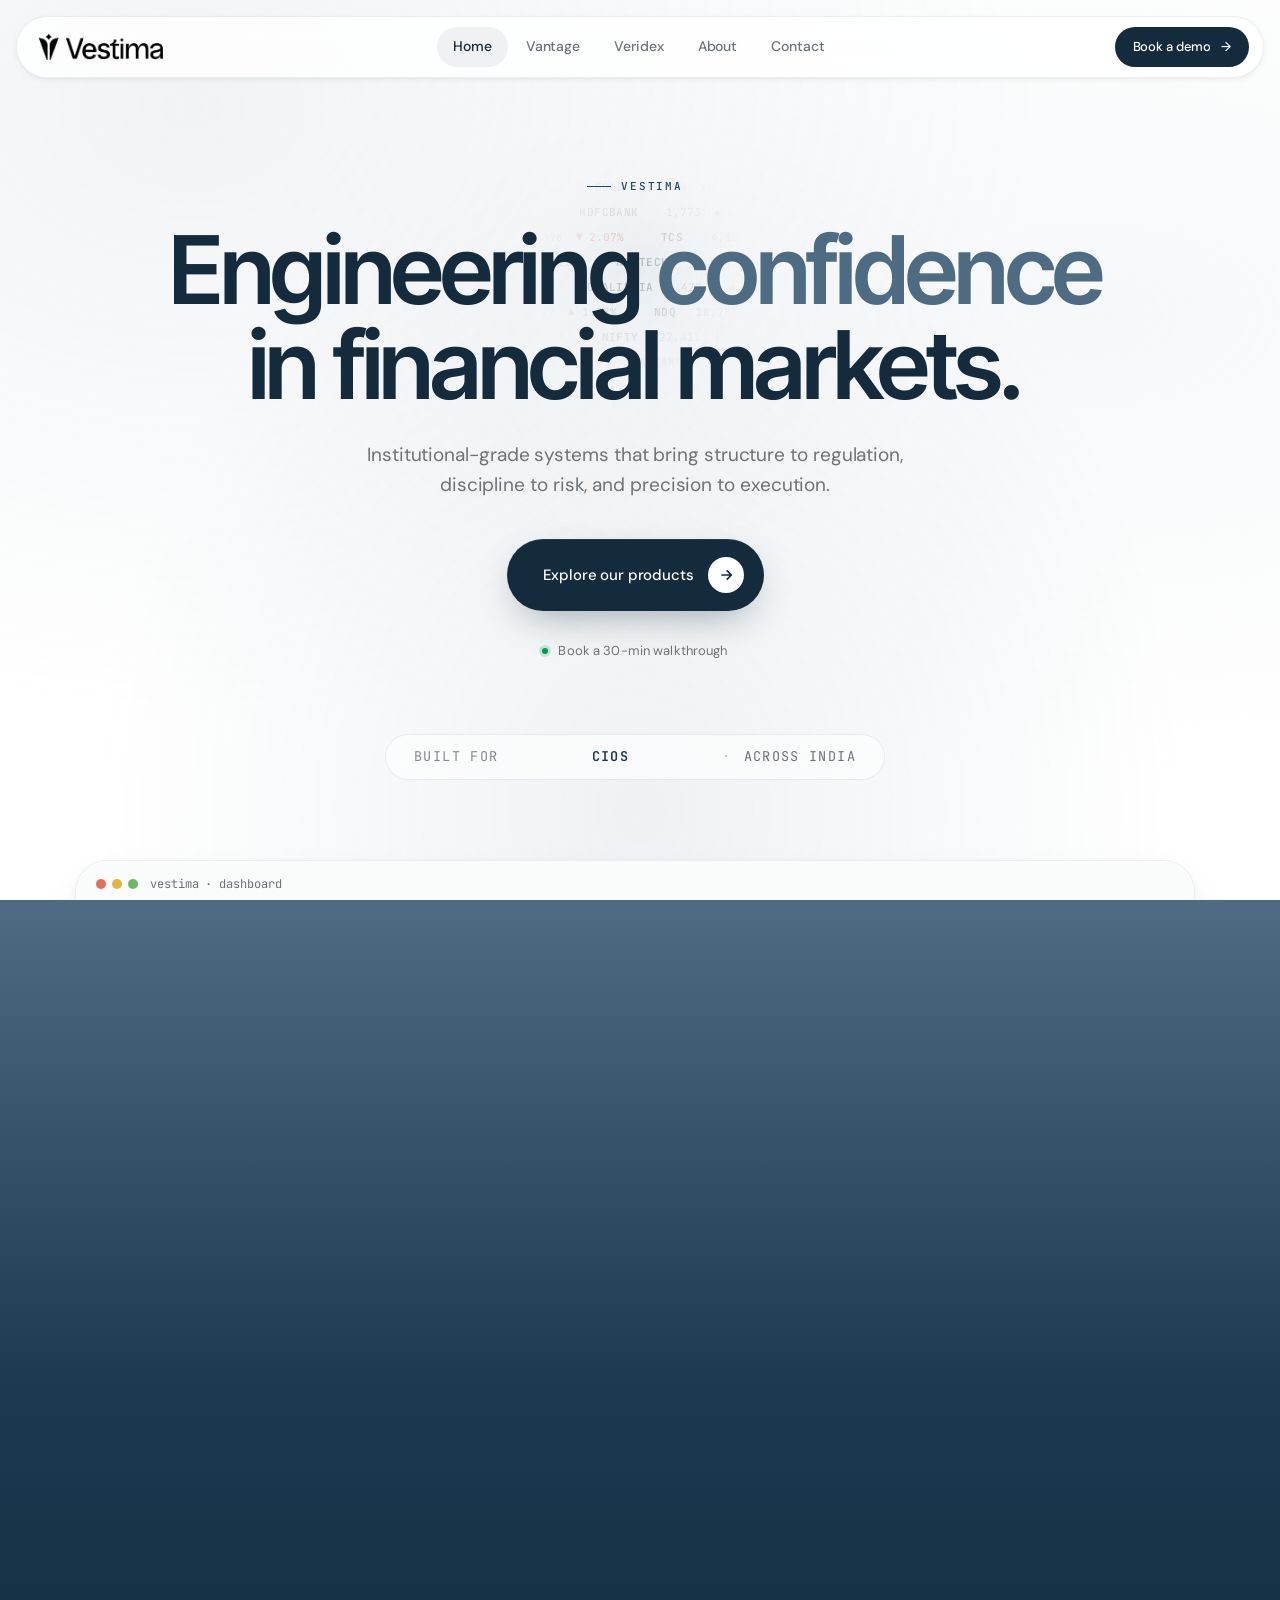
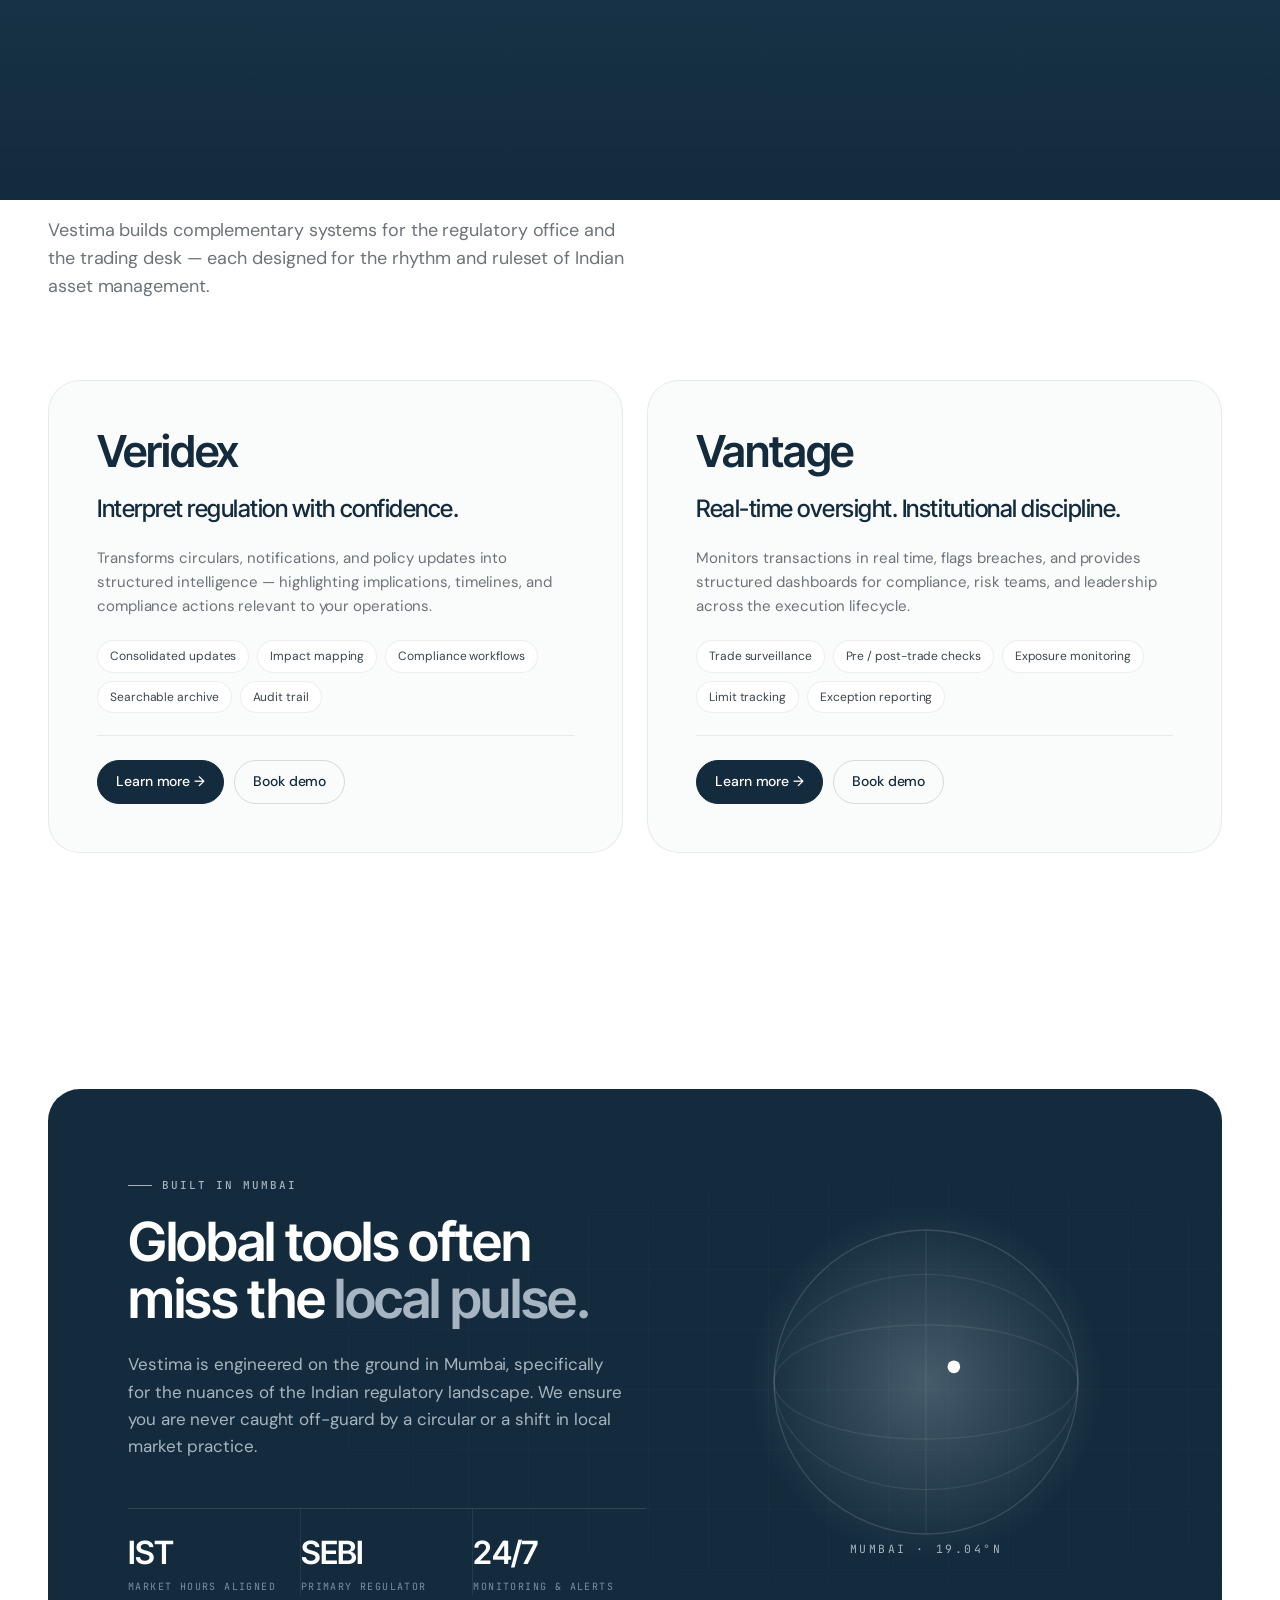
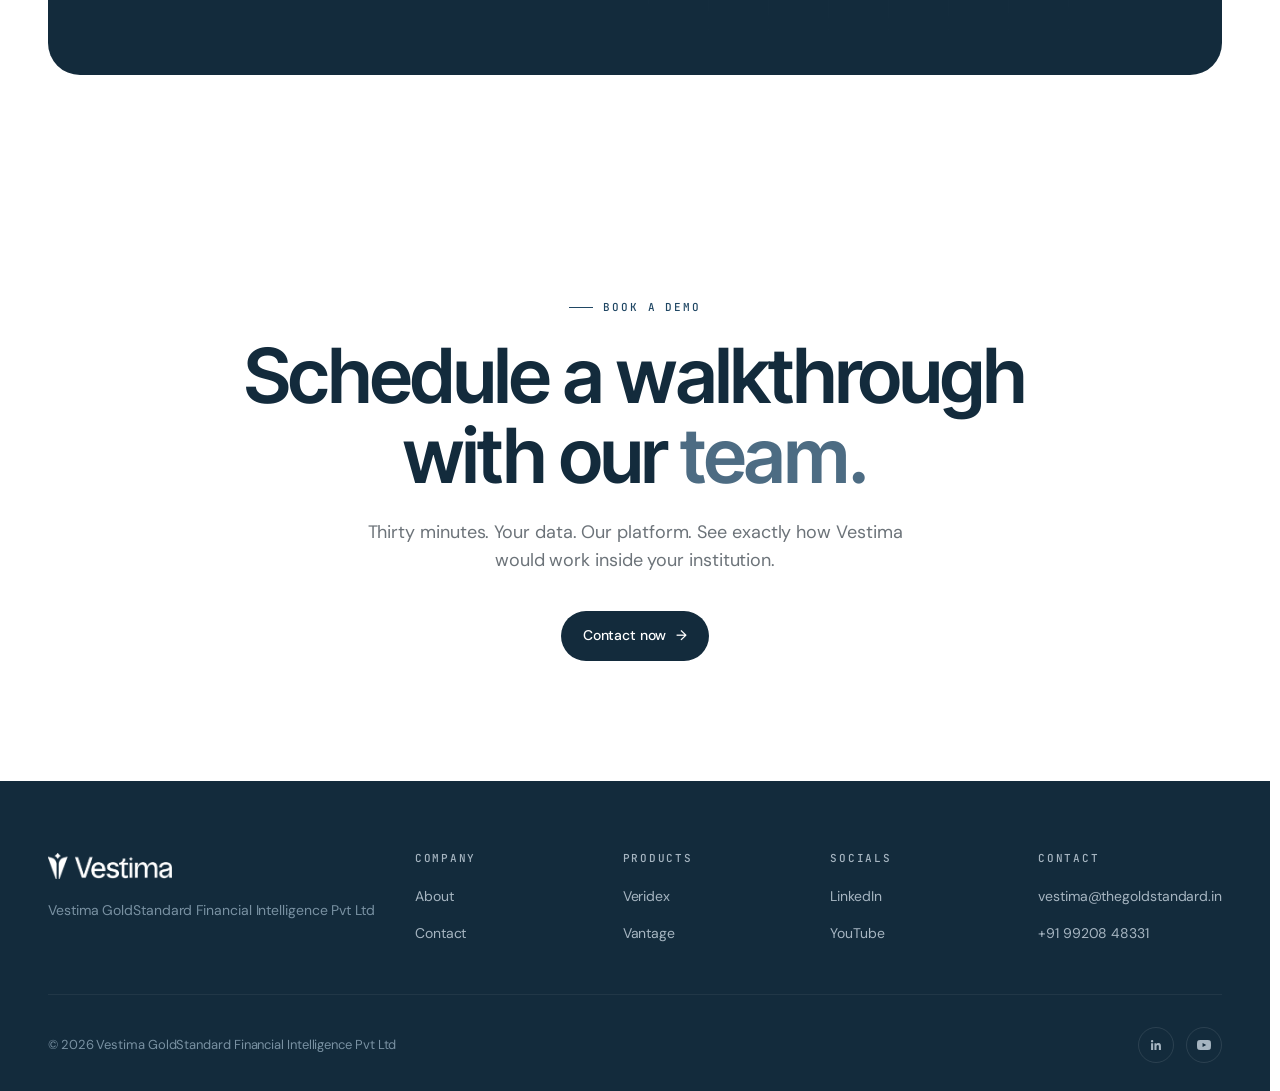
<file: index.html>
<!DOCTYPE html>
<html lang="en">
<head>
<meta charset="UTF-8">
<meta name="viewport" content="width=device-width, initial-scale=1.0">
<script>(function(){try{if(sessionStorage.getItem('pt-incoming')==='1'){document.documentElement.classList.add('pt-incoming');}}catch(e){}})();</script>
<title>Vestima — Engineering confidence in financial markets</title>
<link rel="preconnect" href="https://fonts.googleapis.com">
<link rel="preconnect" href="https://fonts.gstatic.com" crossorigin>
<link href="https://fonts.googleapis.com/css2?family=Inter+Tight:wght@400;500;600;700&family=DM+Sans:wght@400;500;600&family=JetBrains+Mono:wght@400;500&display=swap" rel="stylesheet">
<link rel="stylesheet" href="assets/tokens.css?v=25">
<link rel="stylesheet" href="assets/layout.css?v=25">
<link rel="stylesheet" href="assets/home.css?v=25">
</head>
<body>
<div class="page-transition" id="ptOverlay"><div class="pt-logo"><img src="assets/logo-full.png" alt="Vestima"></div></div>
<div id="page-ticker" aria-hidden="true"></div>

<header class="site-header">
  <a href="/" class="logo">
    <img src="assets/logo-full.png" alt="Vestima">
  </a>
  <nav class="nav-links">
    <a href="/" class="active">Home</a>
    <a href="/vantage/">Vantage</a>
    <a href="/veridex/">Veridex</a>
    <a href="/about/">About</a>
    <a href="/contact/">Contact</a>
  </nav>
  <button class="nav-toggle" id="navToggle" aria-label="Menu"><span></span><span></span><span></span></button>
  <a href="/contact/" class="btn btn-primary header-cta">Book a demo <span class="arr">→</span></a>
</header>

<!-- HERO -->
<section class="hero">
  <div class="hero-bg">
    <div class="grid-lines"></div>
    <div class="wash w1"></div>
    <div class="wash w2"></div>
  </div>

  <div class="container">
    <div class="hero-inner">
      <span class="eyebrow" data-reveal>Vestima</span>
      <h1 data-reveal data-delay="1">Engineering <em>confidence</em> in financial markets.</h1>
      <p class="hero-sub" data-reveal data-delay="2">
        Institutional-grade systems that bring structure to regulation, discipline to risk, and precision to execution.
      </p>
      <div class="hero-cta" data-reveal data-delay="3">
        <a href="#offerings" class="cta-main">
          <span class="cta-text">Explore our products</span>
          <span class="cta-arrow"><svg width="16" height="16" viewBox="0 0 24 24" fill="none" stroke="currentColor" stroke-width="2.4"><path d="M5 12h14M13 5l7 7-7 7"/></svg></span>
        </a>
        <a href="/contact/" class="cta-secondary">
          <span class="cta-dot"></span>
          <span>Book a 30-min walkthrough</span>
        </a>
      </div>

      <div class="hero-built-for" data-reveal data-delay="4">
        <span class="bf-label">Built for</span>
        <span class="bf-rotator" aria-live="polite">
          <span class="bf-word is-active">AMCs</span>
          <span class="bf-word">PMSs</span>
          <span class="bf-word">CIOs</span>
          <span class="bf-word">Compliance teams</span>
        </span>
        <span class="bf-sep">·</span>
        <span class="bf-suffix">across India</span>
      </div>
    </div>

    <!-- Product visual -->
    <div class="hero-visual" data-reveal data-delay="4">
      <div class="dashboard">
        <div class="dashboard-chrome">
          <div class="dots"><span></span><span></span><span></span></div>
          <div class="title">vestima · dashboard</div>
        </div>
        <div class="dashboard-body">
          <aside class="dash-side">
            <div class="group">Intelligence</div>
            <div class="nav active"><span class="dot"></span>Weekly summary</div>
            <div class="nav"><span class="dot"></span>Upcoming actions</div>
            <div class="nav"><span class="dot"></span>Impact radar</div>
            <div class="nav"><span class="dot"></span>Heatmap</div>
            <div class="group">Surveillance</div>
            <div class="nav"><span class="dot"></span>Exposures</div>
            <div class="nav"><span class="dot"></span>Exceptions</div>
            <div class="nav"><span class="dot"></span>Broker intel</div>
          </aside>
          <main class="dash-main">
            <div class="dash-topline">
              <h3>This week</h3>
              <span class="live">Live · 14,204 docs indexed</span>
            </div>

            <div class="kpi-row">
              <div class="kpi">
                <div class="lbl">Material changes</div>
                <div class="val"><span data-count="14">0</span></div>
                <div class="delta up">+3 vs last week</div>
              </div>
              <div class="kpi">
                <div class="lbl">Critical deadlines</div>
                <div class="val" style="color:var(--alert-500)"><span data-count="3">0</span></div>
                <div class="delta crit">&lt; 30 days</div>
              </div>
              <div class="kpi">
                <div class="lbl">Exposure vs limit</div>
                <div class="val"><span data-count="68.4" data-suffix="%">0</span></div>
                <div class="delta">0 breaches · 24h</div>
              </div>
            </div>

            <div class="dash-table">
              <div class="th">
                <span>Circular</span>
                <span>Subject</span>
                <span>Impact</span>
                <span>Due</span>
              </div>
              <div class="tr">
                <span class="id">HO/IMD/03</span>
                <span class="title">PMS · quarterly disclosure</span>
                <span class="pill crit">Critical</span>
                <span class="countdown crit">6d</span>
              </div>
              <div class="tr">
                <span class="id">HO/PMS/02</span>
                <span class="title">PMS · client reporting framework</span>
                <span class="pill high">High</span>
                <span class="countdown high">18d</span>
              </div>
              <div class="tr">
                <span class="id">HO/MFD/09</span>
                <span class="title">Mutual Funds · cyber resilience</span>
                <span class="pill info">Moderate</span>
                <span class="countdown ok">42d</span>
              </div>
              <div class="tr">
                <span class="id">HO/PMS/11</span>
                <span class="title">PMS · annual audited statements</span>
                <span class="pill ok">On-track</span>
                <span class="countdown ok">89d</span>
              </div>
            </div>
          </main>
        </div>
      </div>
    </div>
  </div>
</section>

<!-- OFFERINGS -->
<section class="section" id="offerings">
  <div class="container">
    <div class="section-head" data-reveal>
      <span class="eyebrow">Our offerings</span>
      <h2>Two products. One infrastructure for <em>confidence.</em></h2>
      <p>Vestima builds complementary systems for the regulatory office and the trading desk — each designed for the rhythm and ruleset of Indian asset management.</p>
    </div>

    <div class="offerings">
      <article class="offering" data-reveal>
        <div class="o-head">
          <div class="o-name">Veridex</div>
        </div>
        <div class="o-tagline">Interpret regulation with confidence.</div>
        <div class="o-desc">Transforms circulars, notifications, and policy updates into structured intelligence — highlighting implications, timelines, and compliance actions relevant to your operations.</div>
        <ul class="o-caps">
          <li>Consolidated updates</li>
          <li>Impact mapping</li>
          <li>Compliance workflows</li>
          <li>Searchable archive</li>
          <li>Audit trail</li>
        </ul>
        <div class="o-foot">
          <a href="/veridex/" class="primary">Learn more →</a>
          <a href="/contact/">Book demo</a>
        </div>
      </article>

      <article class="offering" data-reveal data-delay="1">
        <div class="o-head">
          <div class="o-name">Vantage</div>
        </div>
        <div class="o-tagline">Real-time oversight. Institutional discipline.</div>
        <div class="o-desc">Monitors transactions in real time, flags breaches, and provides structured dashboards for compliance, risk teams, and leadership across the execution lifecycle.</div>
        <ul class="o-caps">
          <li>Trade surveillance</li>
          <li>Pre / post-trade checks</li>
          <li>Exposure monitoring</li>
          <li>Limit tracking</li>
          <li>Exception reporting</li>
        </ul>
        <div class="o-foot">
          <a href="/vantage/" class="primary">Learn more →</a>
          <a href="/contact/">Book demo</a>
        </div>
      </article>
    </div>
  </div>
</section>

<!-- LOCAL PULSE -->
<section class="section-sm">
  <div class="container">
    <div class="local-pulse" data-reveal>
      <div>
        <span class="eyebrow">Built in Mumbai</span>
        <h2>Global tools often miss the <em>local pulse.</em></h2>
        <p>Vestima is engineered on the ground in Mumbai, specifically for the nuances of the Indian regulatory landscape. We ensure you are never caught off-guard by a circular or a shift in local market practice.</p>
        <div class="pulse-stats">
          <div><span class="n">IST</span><span class="l">Market hours aligned</span></div>
          <div><span class="n">SEBI</span><span class="l">Primary regulator</span></div>
          <div><span class="n">24/7</span><span class="l">Monitoring &amp; alerts</span></div>
        </div>
      </div>
      <div class="globe-viz">
        <svg viewBox="0 0 300 300">
          <defs>
            <radialGradient id="g1" cx="50%" cy="50%">
              <stop offset="0%" stop-color="rgba(166,181,193,0.35)"/>
              <stop offset="100%" stop-color="rgba(166,181,193,0)"/>
            </radialGradient>
          </defs>
          <circle cx="150" cy="150" r="140" fill="url(#g1)"/>
          <circle cx="150" cy="150" r="120" fill="none" stroke="rgba(255,255,255,0.14)"/>
          <ellipse cx="150" cy="150" rx="120" ry="45" fill="none" stroke="rgba(255,255,255,0.08)"/>
          <ellipse cx="150" cy="150" rx="120" ry="85" fill="none" stroke="rgba(255,255,255,0.08)"/>
          <line x1="150" y1="30" x2="150" y2="270" stroke="rgba(255,255,255,0.08)"/>
          <circle cx="172" cy="138" r="5" fill="#FFFFFF"/>
          <circle cx="172" cy="138" r="14" fill="none" stroke="#FFFFFF" opacity="0.5">
            <animate attributeName="r" values="5;22;5" dur="2.5s" repeatCount="indefinite"/>
            <animate attributeName="opacity" values="0.7;0;0.7" dur="2.5s" repeatCount="indefinite"/>
          </circle>
          <text x="150" y="285" text-anchor="middle" font-family="JetBrains Mono, monospace" font-size="9" fill="#A6B5C1" letter-spacing="2">MUMBAI · 19.04°N</text>
        </svg>
      </div>
    </div>
  </div>
</section>

<!-- CTA -->
<section class="cta">
  <div class="container">
    <span class="eyebrow" data-reveal>Book a demo</span>
    <h2 data-reveal data-delay="1">Schedule a walkthrough<br>with our <em>team.</em></h2>
    <p data-reveal data-delay="2">Thirty minutes. Your data. Our platform. See exactly how Vestima would work inside your institution.</p>
    <div data-reveal data-delay="3">
      <a href="/contact/" class="btn btn-primary">Contact now <span class="arr">→</span></a>
    </div>
  </div>
</section>

<!-- FOOTER -->
<footer class="site-footer">
  <div class="container">
    <div class="footer-top">
      <div class="footer-brand">
        <div class="logo">
          <img src="assets/logo-full.png" alt="Vestima">
        </div>
        <p style="white-space:nowrap">Vestima GoldStandard Financial Intelligence Pvt Ltd</p>
      </div>
      <div class="footer-col">
        <h6>Company</h6>
        <ul><li><a href="/about/">About</a></li><li><a href="/contact/">Contact</a></li></ul>
      </div>
      <div class="footer-col">
        <h6>Products</h6>
        <ul><li><a href="/veridex/">Veridex</a></li><li><a href="/vantage/">Vantage</a></li></ul>
      </div>
      <div class="footer-col">
        <h6>Socials</h6>
        <ul><li><a href="https://www.linkedin.com/company/Vestima" target="_blank">LinkedIn</a></li><li><a href="https://www.youtube.com/@VestimaGoldStandard" target="_blank">YouTube</a></li></ul>
      </div>
      <div class="footer-col">
        <h6>Contact</h6>
        <ul>
          <li><a href="mailto:vestima@thegoldstandard.in">vestima@thegoldstandard.in</a></li>
          <li><a href="tel:+919920848331">+91 99208 48331</a></li>
        </ul>
      </div>
    </div>

    <div class="footer-bottom">
      <div>© 2026 Vestima GoldStandard Financial Intelligence Pvt Ltd</div>
      <div class="footer-socials">
        <a href="https://www.linkedin.com/company/Vestima" target="_blank" title="LinkedIn"><svg width="14" height="14" viewBox="0 0 24 24" fill="currentColor"><path d="M20.447 20.452h-3.554v-5.569c0-1.328-.027-3.037-1.852-3.037-1.853 0-2.136 1.445-2.136 2.939v5.667H9.351V9h3.414v1.561h.046c.477-.9 1.637-1.85 3.37-1.85 3.601 0 4.267 2.37 4.267 5.455v6.286zM5.337 7.433a2.062 2.062 0 01-2.063-2.065 2.063 2.063 0 112.063 2.065zm1.782 13.019H3.555V9h3.564v11.452z"/></svg></a>
        <a href="https://www.youtube.com/@VestimaGoldStandard" target="_blank" title="YouTube"><svg width="14" height="14" viewBox="0 0 24 24" fill="currentColor"><path d="M23.498 6.186a3.016 3.016 0 00-2.122-2.136C19.505 3.545 12 3.545 12 3.545s-7.505 0-9.377.505A3.017 3.017 0 00.502 6.186C0 8.07 0 12 0 12s0 3.93.502 5.814a3.016 3.016 0 002.122 2.136c1.871.505 9.376.505 9.376.505s7.505 0 9.377-.505a3.015 3.015 0 002.122-2.136C24 15.93 24 12 24 12s0-3.93-.502-5.814zM9.545 15.568V8.432L15.818 12l-6.273 3.568z"/></svg></a>
      </div>
    </div>
  </div>
</footer>

<script src="assets/site.js?v=25"></script>
</body>
</html>
</file>
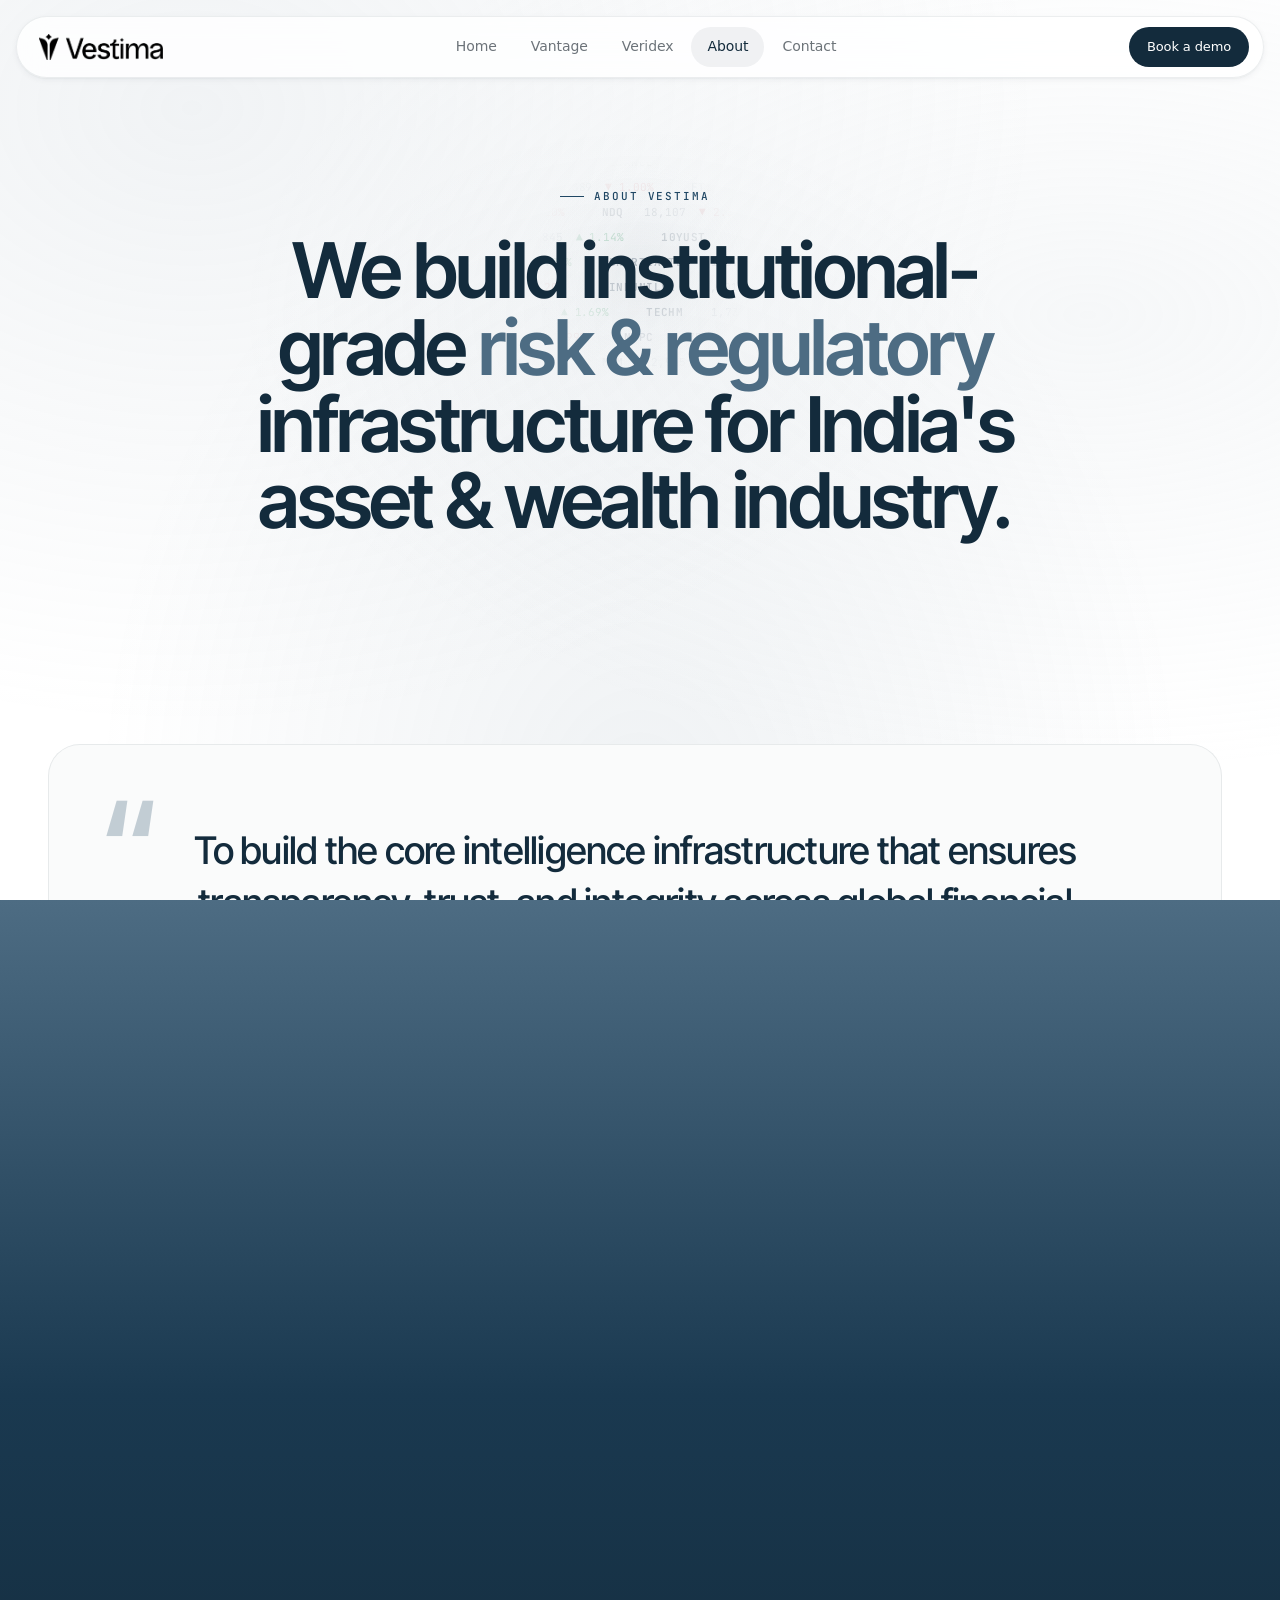
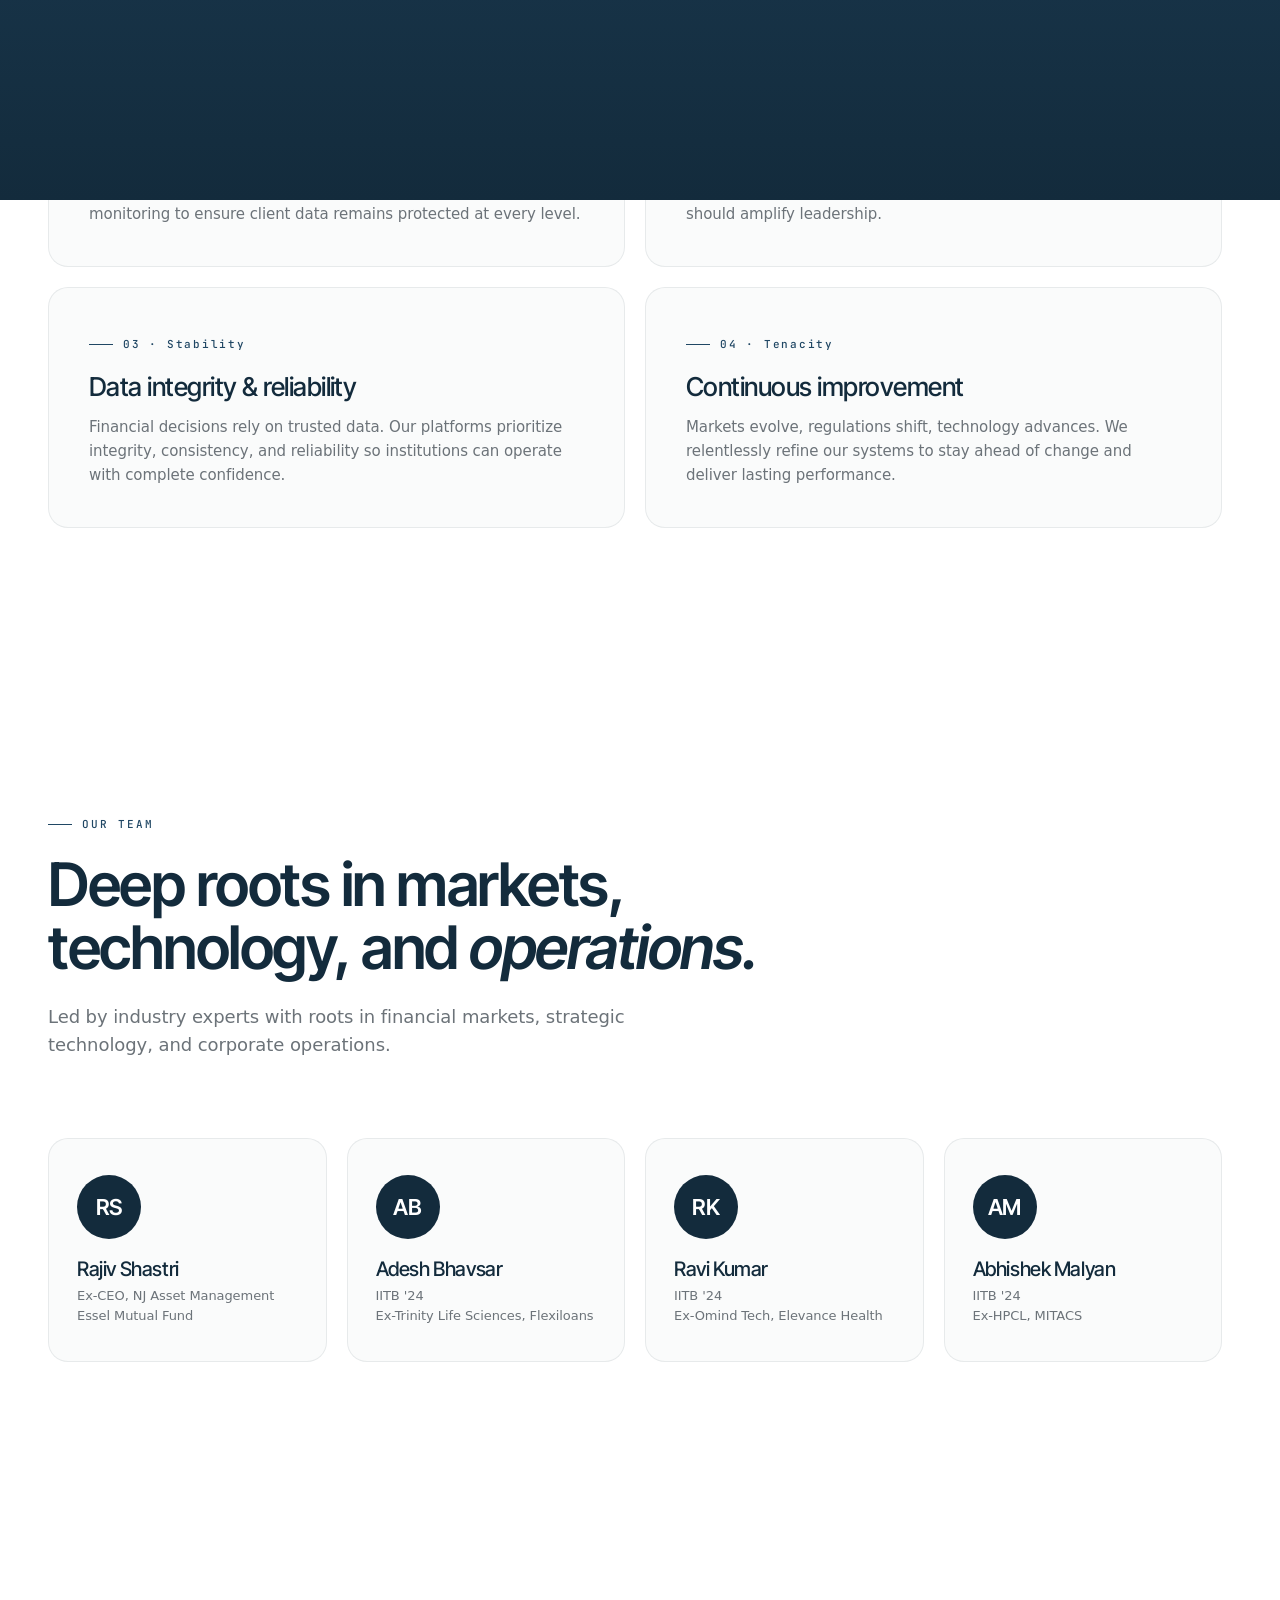
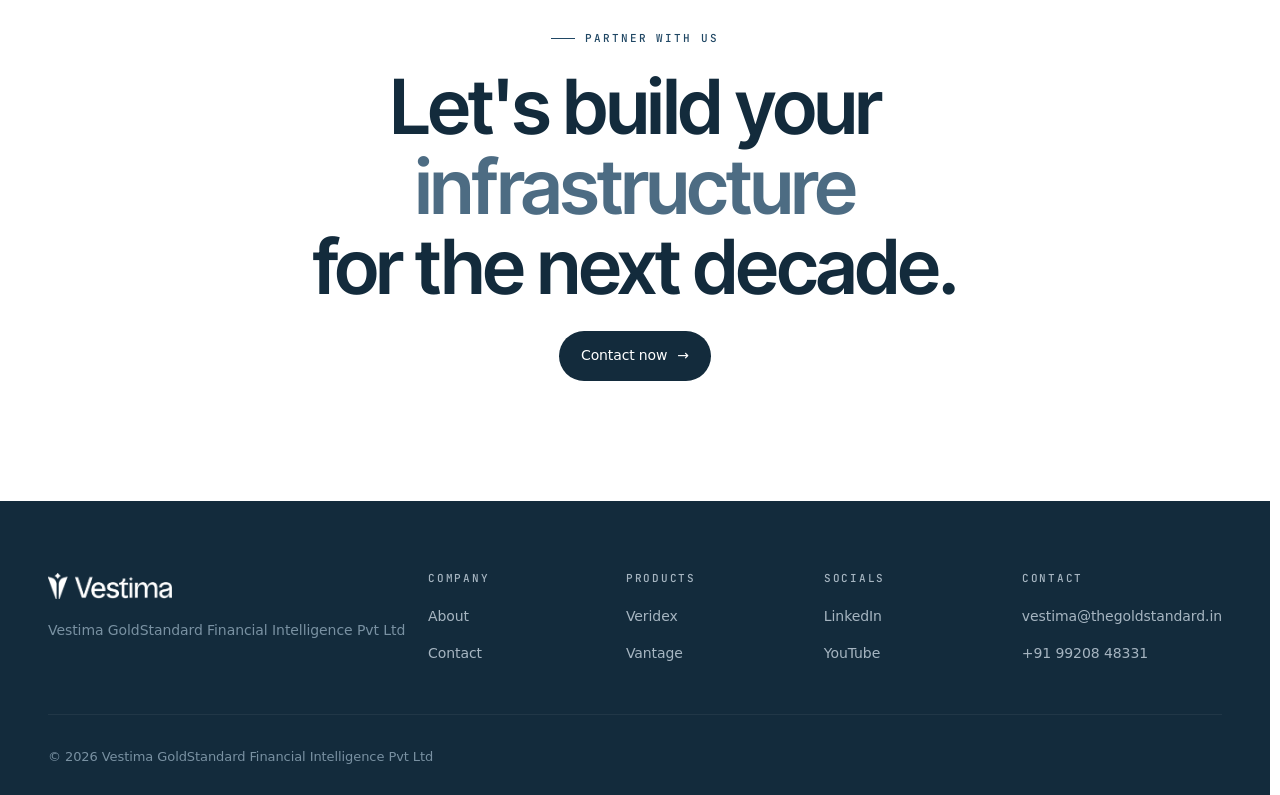
<file: about/index.html>
<!DOCTYPE html>
<html lang="en">
<head>
<meta charset="UTF-8">
<meta name="viewport" content="width=device-width, initial-scale=1.0">
<script>(function(){try{if(sessionStorage.getItem('pt-incoming')==='1'){document.documentElement.classList.add('pt-incoming');}}catch(e){}})();</script>
<title>About — Vestima</title>
<link rel="preconnect" href="https://fonts.googleapis.com">
<link rel="preconnect" href="https://fonts.gstatic.com" crossorigin>
<link href="https://fonts.googleapis.com/css2?family=Instrument+Serif:ital@0;1&family=Inter+Tight:wght@400;500;600&family=JetBrains+Mono:wght@400;500&display=swap" rel="stylesheet">
<link rel="stylesheet" href="../assets/tokens.css?v=25">
<link rel="stylesheet" href="../assets/layout.css?v=25">
<link rel="stylesheet" href="../assets/home.css?v=25">
</head>
<body>
<div class="page-transition" id="ptOverlay"><div class="pt-logo"><img src="../assets/logo-full.png" alt="Vestima"></div></div>
<div id="page-ticker" aria-hidden="true"></div>

<header class="site-header">
  <a href="/" class="logo"><img src="../assets/logo-full.png" alt="Vestima"></a>
  <nav class="nav-links">
    <a href="/">Home</a>
    <a href="/vantage/">Vantage</a>
    <a href="/veridex/">Veridex</a>
    <a href="/about/" class="active">About</a>
    <a href="/contact/">Contact</a>
  </nav>
  <button class="nav-toggle" id="navToggle" aria-label="Menu"><span></span><span></span><span></span></button>
  <a href="/contact/" class="btn btn-primary header-cta">Book a demo</a>
</header>

<section class="hero" style="padding:180px 0 80px;">
  <div class="hero-bg"><div class="grid-lines"></div><div class="wash w1"></div><div class="wash w2"></div></div>
  <div class="container">
    <div class="hero-inner">
      <span class="eyebrow" data-reveal>About Vestima</span>
      <h1 data-reveal data-delay="1" style="font-size:clamp(44px,6vw,80px);">We build institutional-grade <em>risk &amp; regulatory</em> infrastructure for India's asset &amp; wealth industry.</h1>
    </div>
  </div>
</section>

<section class="section-sm">
  <div class="container">
    <div class="vision" data-reveal>
      <blockquote>To build the core intelligence infrastructure that ensures transparency, trust, and integrity across global financial markets.</blockquote>
    </div>
  </div>
</section>

<section class="section">
  <div class="container">
    <div class="section-head" data-reveal>
      <span class="eyebrow">Our core values</span>
      <h2>Infrastructure that is invisible but <em>intelligent.</em></h2>
      <p>Financial institutions perform best when infrastructure is invisible — until it needs to be absolutely certain.</p>
    </div>
    <div class="values-grid">
      <div class="value" data-reveal><span class="pill-label">01 · Vigilance</span><h4>Client data security</h4><p>Your data is your advantage. Our systems are built with strict security architecture, controlled access, and continuous monitoring to ensure client data remains protected at every level.</p></div>
      <div class="value" data-reveal data-delay="1"><span class="pill-label">02 · Empowerment</span><h4>Leadership through capability</h4><p>We empower institutions with tools that strengthen decision-making, operational control, and market intelligence. Technology should amplify leadership.</p></div>
      <div class="value" data-reveal data-delay="2"><span class="pill-label">03 · Stability</span><h4>Data integrity &amp; reliability</h4><p>Financial decisions rely on trusted data. Our platforms prioritize integrity, consistency, and reliability so institutions can operate with complete confidence.</p></div>
      <div class="value" data-reveal data-delay="3"><span class="pill-label">04 · Tenacity</span><h4>Continuous improvement</h4><p>Markets evolve, regulations shift, technology advances. We relentlessly refine our systems to stay ahead of change and deliver lasting performance.</p></div>
    </div>
  </div>
</section>

<section class="section">
  <div class="container">
    <div class="section-head" data-reveal>
      <span class="eyebrow">Our team</span>
      <h2>Deep roots in markets, technology, and <em>operations.</em></h2>
      <p>Led by industry experts with roots in financial markets, strategic technology, and corporate operations.</p>
    </div>
    <div class="team-grid">
      <div class="member" data-reveal><div class="avatar">RS</div><h5>Rajiv Shastri</h5><div class="role">Ex-CEO, NJ Asset Management<br>Essel Mutual Fund</div></div>
      <div class="member" data-reveal data-delay="1"><div class="avatar">AB</div><h5>Adesh Bhavsar</h5><div class="role">IITB '24<br>Ex-Trinity Life Sciences, Flexiloans</div></div>
      <div class="member" data-reveal data-delay="2"><div class="avatar">RK</div><h5>Ravi Kumar</h5><div class="role">IITB '24<br>Ex-Omind Tech, Elevance Health</div></div>
      <div class="member" data-reveal data-delay="3"><div class="avatar">AM</div><h5>Abhishek Malyan</h5><div class="role">IITB '24<br>Ex-HPCL, MITACS</div></div>
    </div>
  </div>
</section>

<section class="cta">
  <div class="container">
    <span class="eyebrow" data-reveal>Partner with us</span>
    <h2 data-reveal data-delay="1">Let's build your <em>infrastructure</em><br>for the next decade.</h2>
    <a href="/contact/" class="btn btn-primary" data-reveal data-delay="2">Contact now <span class="arr">→</span></a>
  </div>
</section>

<footer class="site-footer">
  <div class="container">
    <div class="footer-top">
      <div class="footer-brand"><div class="logo"><img src="../assets/logo-full.png" alt="Vestima"></div><p style="white-space:nowrap">Vestima GoldStandard Financial Intelligence Pvt Ltd</p></div>
      <div class="footer-col"><h6>Company</h6><ul><li><a href="/about/">About</a></li><li><a href="/contact/">Contact</a></li></ul></div>
      <div class="footer-col"><h6>Products</h6><ul><li><a href="/veridex/">Veridex</a></li><li><a href="/vantage/">Vantage</a></li></ul></div>
      <div class="footer-col"><h6>Socials</h6><ul><li><a href="https://www.linkedin.com/company/Vestima" target="_blank">LinkedIn</a></li><li><a href="https://www.youtube.com/@VestimaGoldStandard" target="_blank">YouTube</a></li></ul></div>
      <div class="footer-col"><h6>Contact</h6><ul><li><a href="mailto:vestima@thegoldstandard.in">vestima@thegoldstandard.in</a></li><li><a href="tel:+919920848331">+91 99208 48331</a></li></ul></div>
    </div>
    <div class="footer-bottom"><div>© 2026 Vestima GoldStandard Financial Intelligence Pvt Ltd</div></div>
  </div>
</footer>
<script src="../assets/site.js?v=25"></script>
</body>
</html>
</file>
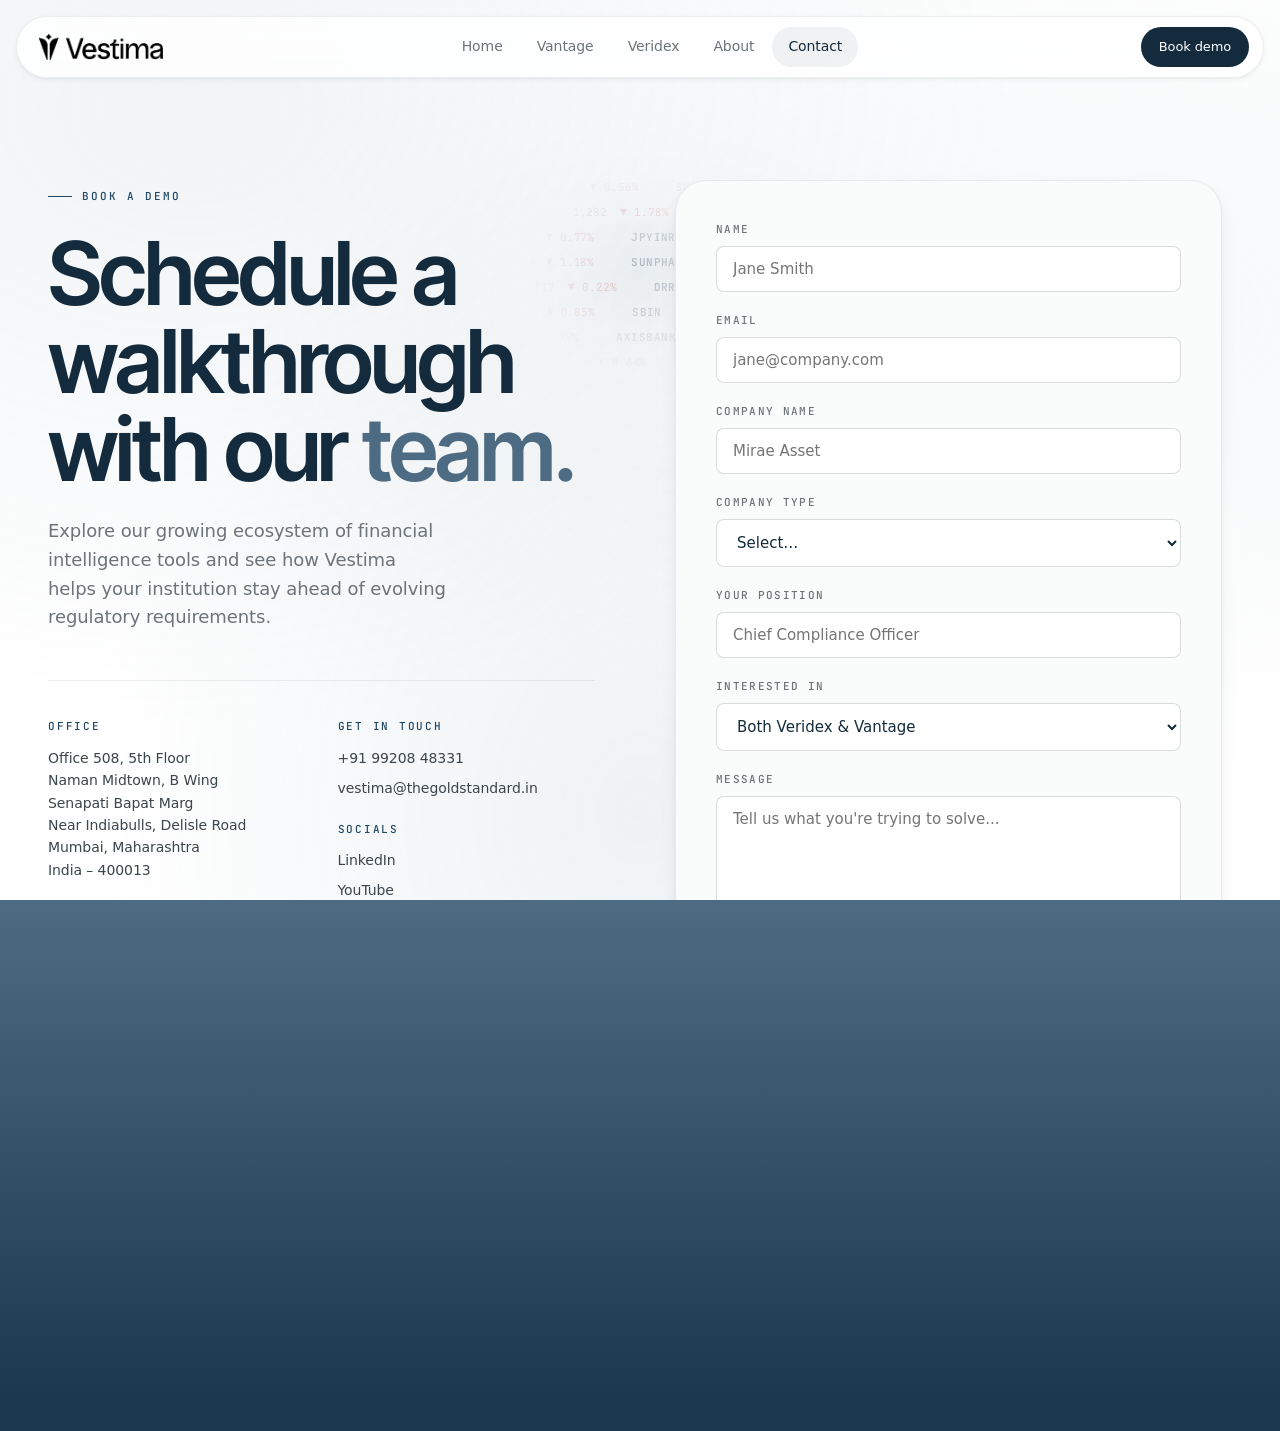
<file: contact/index.html>
<!DOCTYPE html>
<html lang="en">
<head>
<meta charset="UTF-8">
<meta name="viewport" content="width=device-width, initial-scale=1.0">
<script>(function(){try{if(sessionStorage.getItem('pt-incoming')==='1'){document.documentElement.classList.add('pt-incoming');}}catch(e){}})();</script>
<title>Contact — Book a demo with Vestima</title>
<link rel="preconnect" href="https://fonts.googleapis.com">
<link rel="preconnect" href="https://fonts.gstatic.com" crossorigin>
<link href="https://fonts.googleapis.com/css2?family=Instrument+Serif:ital@0;1&family=Inter+Tight:wght@400;500;600&family=JetBrains+Mono:wght@400;500&display=swap" rel="stylesheet">
<link rel="stylesheet" href="../assets/tokens.css?v=25">
<link rel="stylesheet" href="../assets/layout.css?v=25">
<link rel="stylesheet" href="../assets/home.css?v=25">
</head>
<body>
<div class="page-transition" id="ptOverlay"><div class="pt-logo"><img src="../assets/logo-full.png" alt="Vestima"></div></div>
<div id="page-ticker" aria-hidden="true"></div>

<header class="site-header">
  <a href="/" class="logo"><img src="../assets/logo-full.png" alt="Vestima"></a>
  <nav class="nav-links">
    <a href="/">Home</a>
    <a href="/vantage/">Vantage</a>
    <a href="/veridex/">Veridex</a>
    <a href="/about/">About</a>
    <a href="/contact/" class="active">Contact</a>
  </nav>
  <button class="nav-toggle" id="navToggle" aria-label="Menu"><span></span><span></span><span></span></button>
  <a href="#form" class="btn btn-primary header-cta">Book demo</a>
</header>

<section class="hero" style="padding:180px 0 100px;min-height:auto;">
  <div class="hero-bg"><div class="grid-lines"></div><div class="wash w1"></div><div class="wash w2"></div></div>
  <div class="container" style="position:relative;z-index:2;">
    <div class="contact-layout">
      <div class="contact-info">
        <span class="eyebrow" data-reveal>Book a demo</span>
        <h1 data-reveal data-delay="1">Schedule a walkthrough with our <em>team.</em></h1>
        <p class="lead" data-reveal data-delay="2">Explore our growing ecosystem of financial intelligence tools and see how Vestima helps your institution stay ahead of evolving regulatory requirements.</p>
        <div class="contact-blocks" data-reveal data-delay="3">
          <div>
            <h6>Office</h6>
            <p>Office 508, 5th Floor<br>Naman Midtown, B Wing<br>Senapati Bapat Marg<br>Near Indiabulls, Delisle Road<br>Mumbai, Maharashtra<br>India – 400013</p>
          </div>
          <div>
            <h6>Get in touch</h6>
            <div class="line"><a href="tel:+919920848331">+91 99208 48331</a></div>
            <div class="line"><a href="mailto:vestima@thegoldstandard.in">vestima@thegoldstandard.in</a></div>
            <h6 style="margin-top:24px;">Socials</h6>
            <div class="line"><a href="https://www.linkedin.com/company/Vestima" target="_blank">LinkedIn</a></div>
            <div class="line"><a href="https://www.youtube.com/@VestimaGoldStandard" target="_blank">YouTube</a></div>
          </div>
        </div>
      </div>
      <form class="contact-form" id="form" data-reveal data-delay="1">
        <div class="field"><label for="name">Name</label><input id="name" type="text" placeholder="Jane Smith" required></div>
        <div class="field"><label for="email">Email</label><input id="email" type="email" placeholder="jane@company.com" required></div>
        <div class="field"><label for="company-name">Company name</label><input id="company-name" type="text" placeholder="Mirae Asset" required></div>
        <div class="field"><label for="company">Company type</label><select id="company" required><option value="">Select…</option><option>AMC</option><option>PMS</option><option>AIF</option><option>Broker</option><option>Distributor</option><option>Family Office</option><option>Bank / Treasury</option><option>Insurance</option><option>Other</option></select></div>
        <div class="field"><label for="position">Your position</label><input id="position" type="text" placeholder="Chief Compliance Officer" required></div>
        <div class="field"><label for="product">Interested in</label><select id="product"><option>Both Veridex &amp; Vantage</option><option>Veridex only</option><option>Vantage only</option><option>Not sure yet</option></select></div>
        <div class="field"><label for="msg">Message</label><textarea id="msg" placeholder="Tell us what you're trying to solve..."></textarea></div>
        <button type="submit" class="submit" id="submit-btn">Submit →</button>
        <div id="form-msg" style="display:none;margin-top:16px;font-size:14px;"></div>
      </form>

      <script>
        document.getElementById('form').addEventListener('submit', function(e) {
          e.preventDefault();
          var btn = document.getElementById('submit-btn');
          var msg = document.getElementById('form-msg');

          btn.textContent = 'Sending…';
          btn.disabled = true;

          var payload = {
            name:         document.getElementById('name').value,
            email:        document.getElementById('email').value,
            company_name: document.getElementById('company-name').value,
            company:      document.getElementById('company').value,
            position:     document.getElementById('position').value,
            product:      document.getElementById('product').value,
            message:      document.getElementById('msg').value,
            timestamp:    new Date().toISOString(),
            source:       'contact.html'
          };

          fetch('https://script.google.com/macros/s/AKfycbwopGCH-BqqmZTBoNpP8Pa4wR-_8C9BYzzl1SXNRmfHAVJg3_BzgJvIT-3qV0lqiUOS/exec', {
            method: 'POST',
            body: JSON.stringify(payload)
          })
          .then(function(r) { return r.json(); })
          .then(function(data) {
            if (data.success) {
              btn.textContent = 'Thank you — we\'ll be in touch.';
              btn.style.background = 'var(--green-600)';
              msg.style.display = 'block';
              msg.style.color = 'var(--success-600)';
              msg.textContent = 'Your message has been received. Expect to hear from us within 24 hours.';
              document.getElementById('form').reset();
            } else {
              throw new Error('Server error');
            }
          })
          .catch(function() {
            btn.textContent = 'Submit →';
            btn.disabled = false;
            msg.style.display = 'block';
            msg.style.color = 'red';
            msg.textContent = 'Something went wrong. Please email us directly at vestima@thegoldstandard.in';
          });
        });
      </script>
    </div>
  </div>
</section>

<footer class="site-footer">
  <div class="container">
    <div class="footer-top">
      <div class="footer-brand"><div class="logo"><img src="../assets/logo-full.png" alt="Vestima"></div><p style="white-space:nowrap">Vestima GoldStandard Financial Intelligence Pvt Ltd</p></div>
      <div class="footer-col"><h6>Company</h6><ul><li><a href="/about/">About</a></li><li><a href="/contact/">Contact</a></li></ul></div>
      <div class="footer-col"><h6>Products</h6><ul><li><a href="/veridex/">Veridex</a></li><li><a href="/vantage/">Vantage</a></li></ul></div>
      <div class="footer-col"><h6>Socials</h6><ul><li><a href="https://www.linkedin.com/company/Vestima" target="_blank">LinkedIn</a></li><li><a href="https://www.youtube.com/@VestimaGoldStandard" target="_blank">YouTube</a></li></ul></div>
      <div class="footer-col"><h6>Contact</h6><ul><li><a href="mailto:vestima@thegoldstandard.in">vestima@thegoldstandard.in</a></li><li><a href="tel:+919920848331">+91 99208 48331</a></li></ul></div>
    </div>
    <div class="footer-bottom"><div>© 2026 Vestima GoldStandard Financial Intelligence Pvt Ltd</div></div>
  </div>
</footer>
<script src="../assets/site.js?v=25"></script>
</body>
</html>
</file>
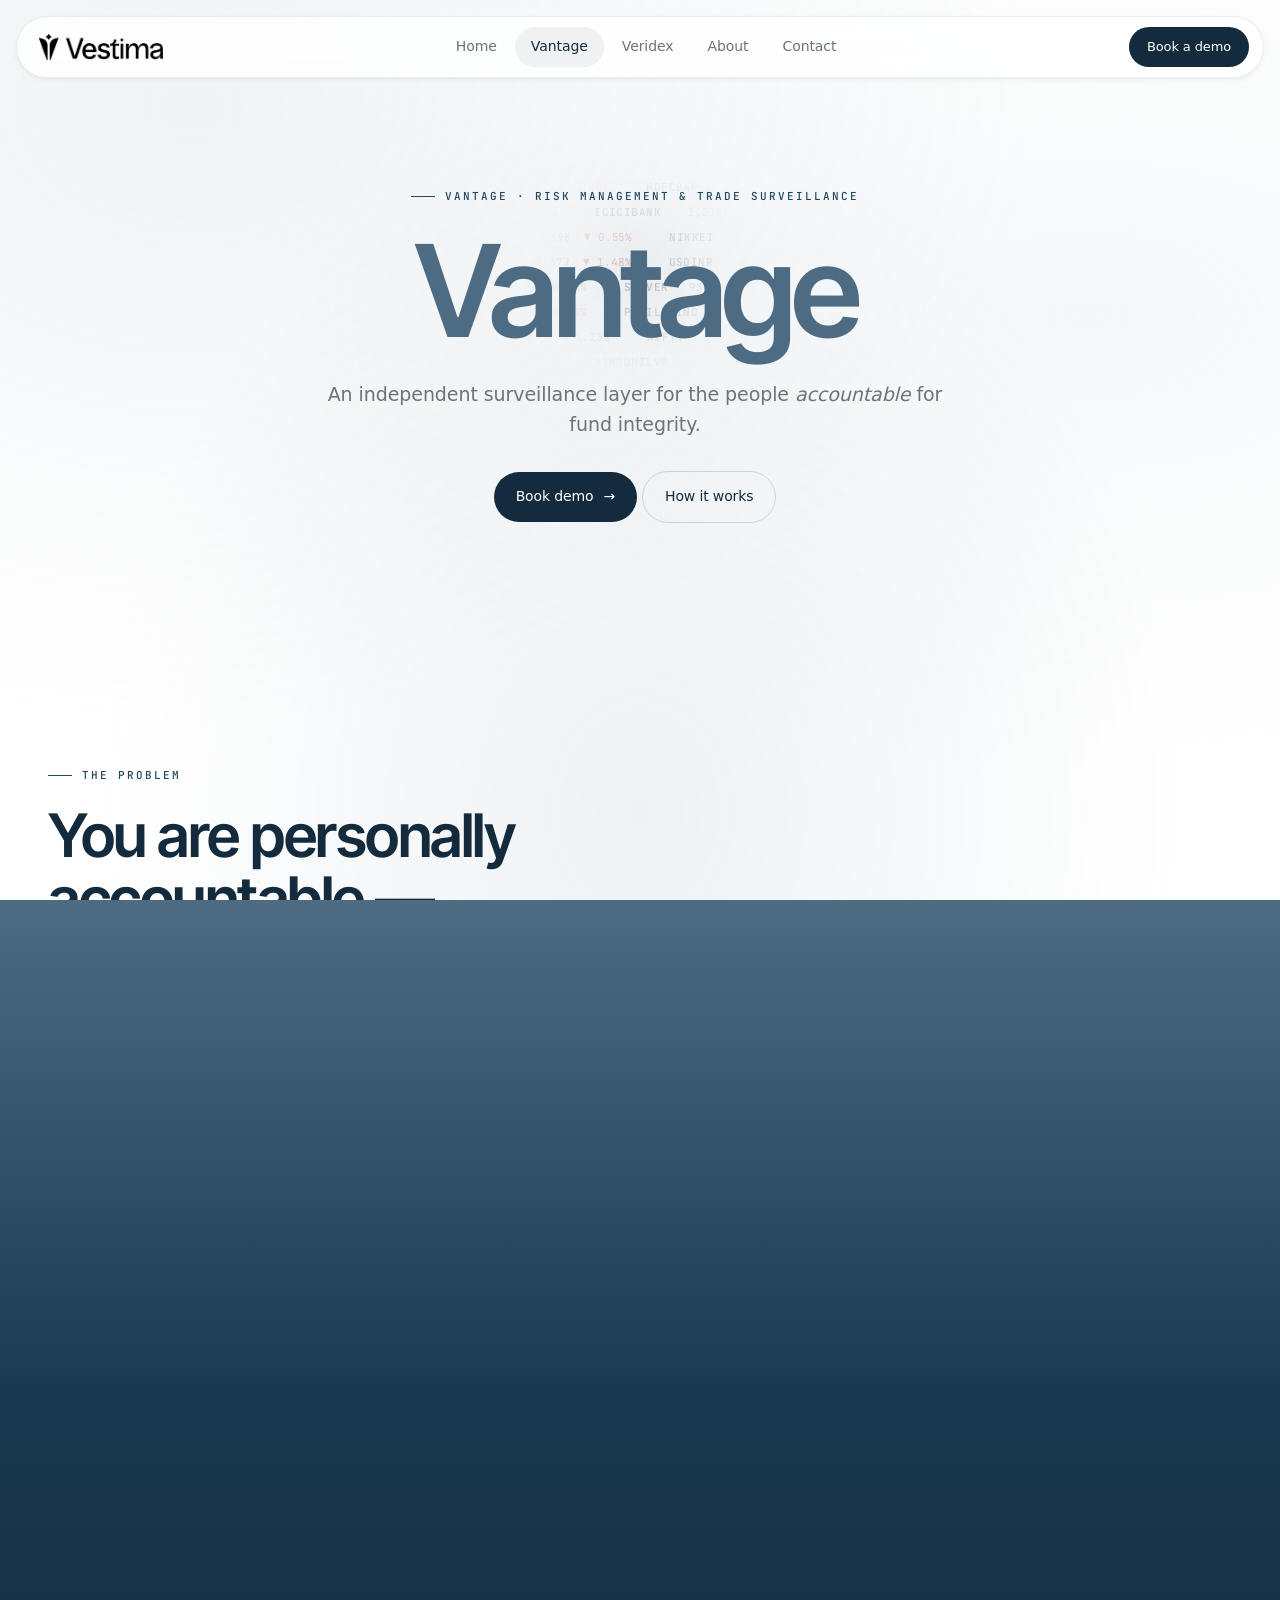
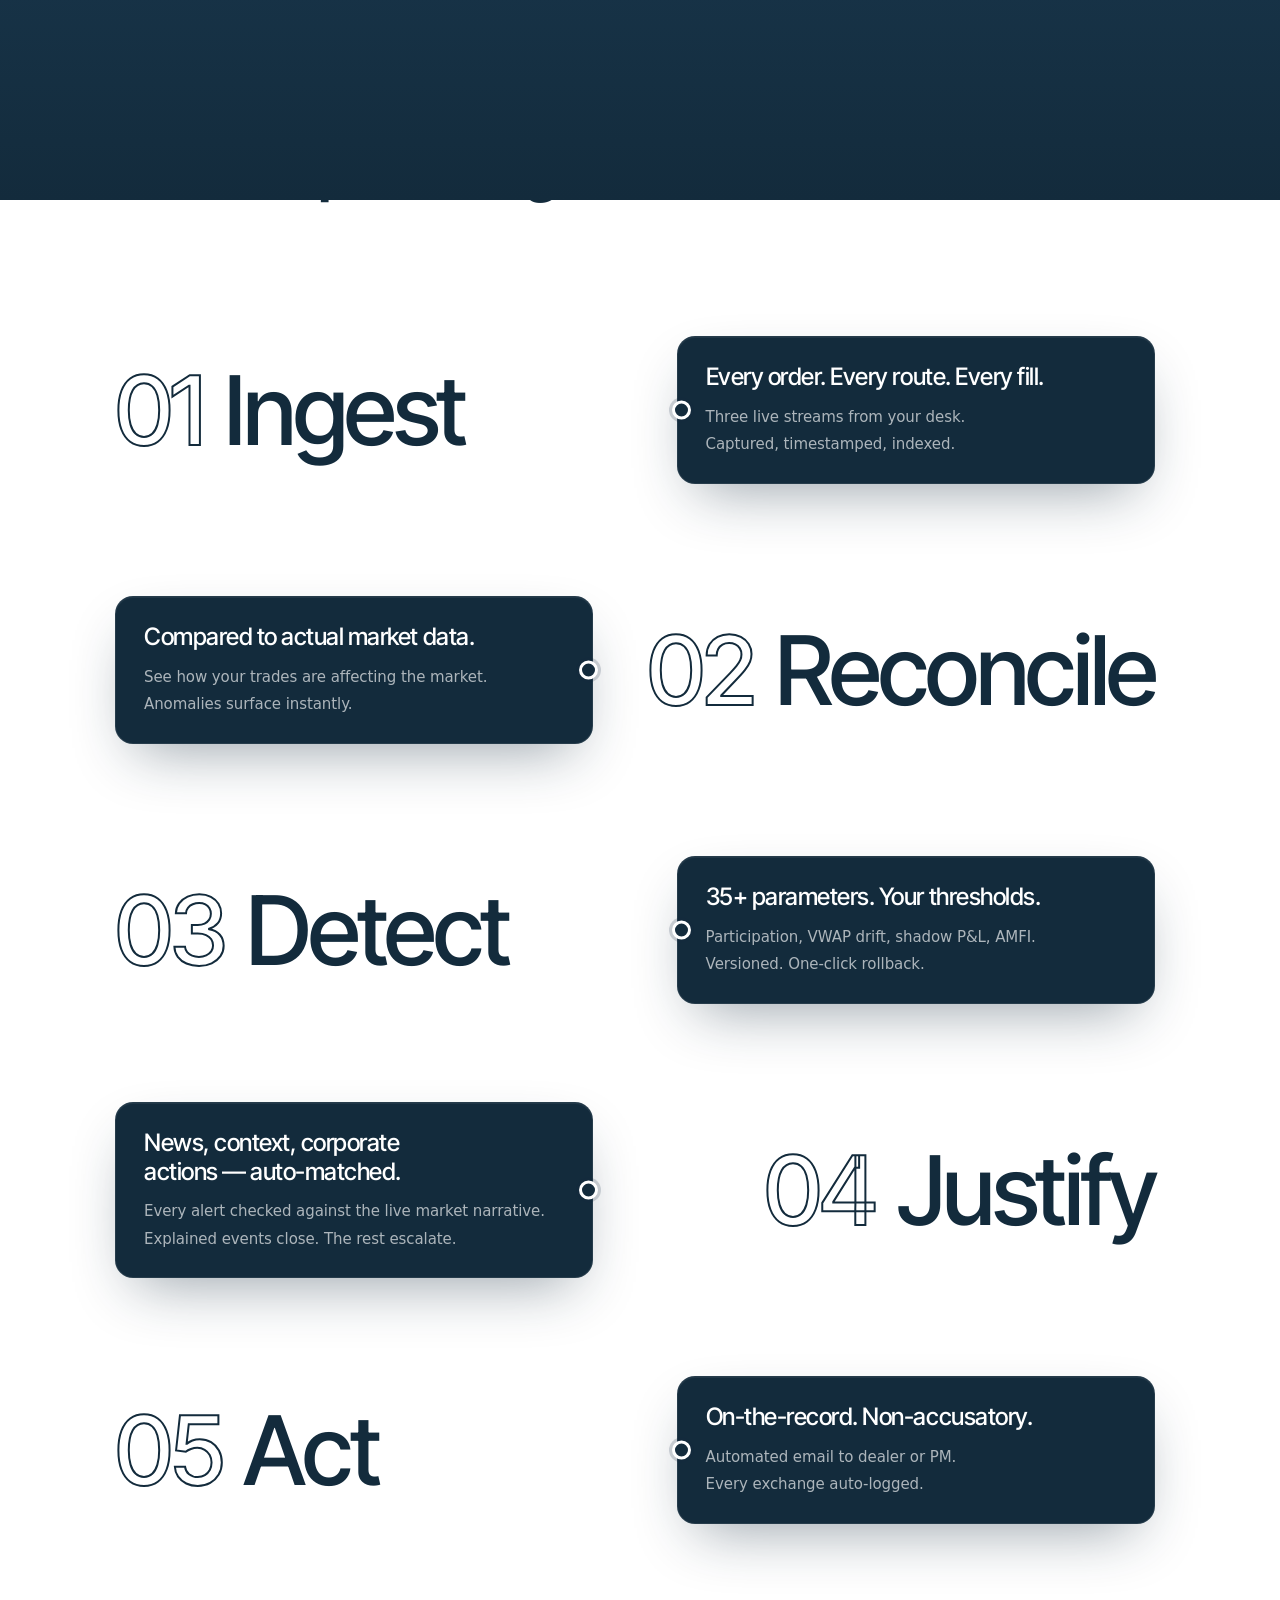
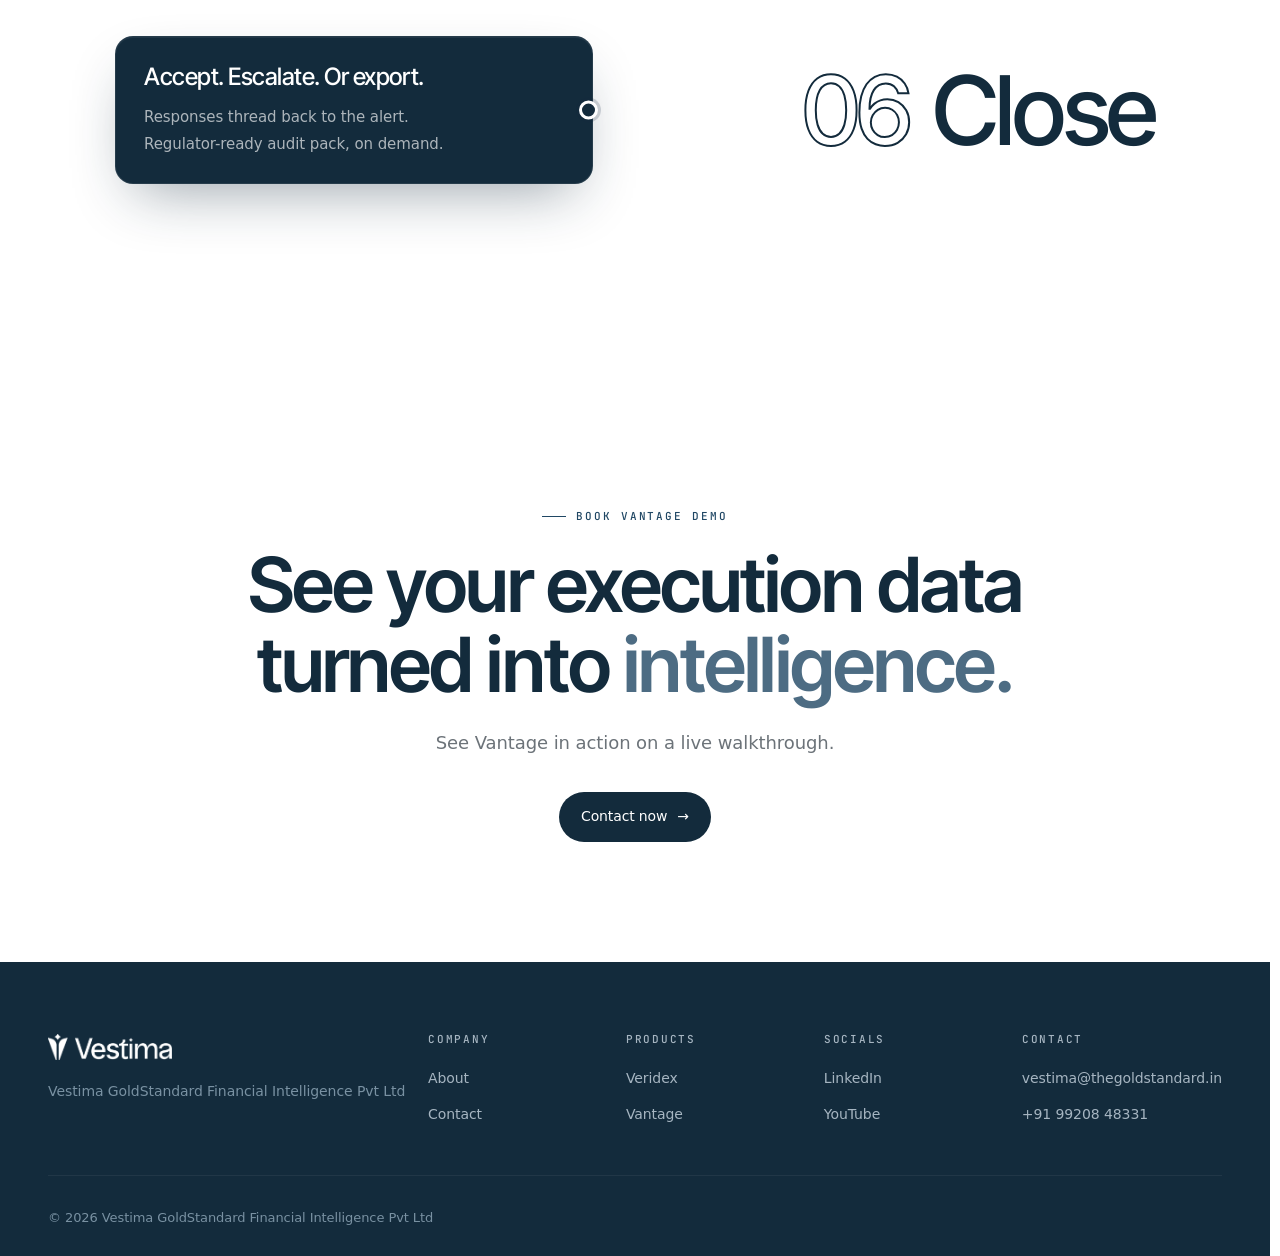
<file: vantage/index.html>
<!DOCTYPE html>
<html lang="en">
<head>
<meta charset="UTF-8">
<meta name="viewport" content="width=device-width, initial-scale=1.0">
<script>(function(){try{if(sessionStorage.getItem('pt-incoming')==='1'){document.documentElement.classList.add('pt-incoming');}}catch(e){}})();</script>
<title>Vantage — Risk management by Vestima</title>
<link rel="preconnect" href="https://fonts.googleapis.com">
<link rel="preconnect" href="https://fonts.gstatic.com" crossorigin>
<link href="https://fonts.googleapis.com/css2?family=Instrument+Serif:ital@0;1&family=Inter+Tight:wght@400;500;600&family=JetBrains+Mono:wght@400;500&display=swap" rel="stylesheet">
<link rel="stylesheet" href="../assets/tokens.css?v=40">
<link rel="stylesheet" href="../assets/layout.css?v=40">
<link rel="stylesheet" href="../assets/home.css?v=40">
<link rel="stylesheet" href="../assets/vantage.css?v=40">
<link rel="stylesheet" href="../assets/vantage-zz.css?v=40">
</head>
<body>
<div class="page-transition" id="ptOverlay"><div class="pt-logo"><img src="../assets/logo-full.png" alt="Vestima"></div></div>
<div id="page-ticker" aria-hidden="true"></div>

<header class="site-header">
  <a href="/" class="logo"><img src="../assets/logo-full.png" alt="Vestima"></a>
  <nav class="nav-links">
    <a href="/">Home</a>
    <a href="/vantage/" class="active">Vantage</a>
    <a href="/veridex/">Veridex</a>
    <a href="/about/">About</a>
    <a href="/contact/">Contact</a>
  </nav>
  <button class="nav-toggle" id="navToggle" aria-label="Menu"><span></span><span></span><span></span></button>
  <a href="/contact/" class="btn btn-primary header-cta">Book a demo</a>
</header>

<section class="product-hero">
  <div class="hero-bg"><div class="grid-lines"></div><div class="wash w1"></div><div class="wash w2"></div></div>
  <div class="container" style="position:relative;z-index:2;">
    <span class="eyebrow" data-reveal>Vantage · Risk management &amp; trade surveillance</span>
    <h1 data-reveal data-delay="1"><em>Vantage</em></h1>
    <p class="lead" data-reveal data-delay="2">An independent surveillance layer for the people <em>accountable</em> for fund integrity.</p>
    <div class="hero-actions" data-reveal data-delay="3">
      <a href="/contact/" class="btn btn-primary">Book demo <span class="arr">→</span></a>
      <a href="#surveillance" class="btn btn-ghost">How it works</a>
    </div>
  </div>
</section>

<!-- WHY IT EXISTS -->
<section class="section" id="why">
  <div class="container">
    <div class="section-head" data-reveal>
      <span class="eyebrow">The problem</span>
      <h2>You are personally accountable —<br>yet dependent on the people you <em>suspect.</em></h2>
    </div>
    <div class="risk-grid">
      <div class="risk-card" data-reveal>
        <div class="rk-tag">01 · Insider threat</div>
        <h4>Discretion without oversight</h4>
        <p>Dealers and fund managers exercise wide latitude every second of the trading day. Manual review cannot keep pace — and won't catch what it is looking at.</p>
      </div>
      <div class="risk-card" data-reveal data-delay="1">
        <div class="rk-tag">02 · Broker collusion</div>
        <h4>External relationships, invisible patterns</h4>
        <p>Front-running, coordinated placement, and IOC manipulation often involve brokers. Without exchange-direct reconciliation, these patterns stay hidden.</p>
      </div>
      <div class="risk-card" data-reveal data-delay="2">
        <div class="rk-tag">03 · No CEO visibility</div>
        <h4>Self-reporting is not a control</h4>
        <p>The leadership is accountable to investors and the regulator — yet has no independent feed of what actually happened on the desk today.</p>
      </div>
    </div>
  </div>
</section>

<!-- WORKFLOW — zig-zag straight-line timeline -->
<section class="section" id="surveillance" style="padding-top:70px">
  <div class="container">
    <div class="section-head" data-reveal>
      <span class="eyebrow">How Vantage works</span>
      <h2>From raw order data to a<br>closed-loop <em>investigation.</em></h2>
    </div>

    <div class="zz" data-reveal>
      <svg class="zz-path" viewBox="0 0 800 1560" preserveAspectRatio="none" aria-hidden="true">
        <!-- Path stays in the gap zones between rows so it never crosses heading text -->
        <path
          d="M 420 130 L 420 260 L 380 260 L 380 390
             L 380 520 L 420 520 L 420 650
             L 420 780 L 380 780 L 380 910
             L 380 1040 L 420 1040 L 420 1170
             L 420 1300 L 380 1300 L 380 1430"
          stroke="#132B3C" stroke-width="3" fill="none" stroke-linecap="round" stroke-linejoin="miter"
          stroke-dasharray="180 2400"
          class="zz-flow-stroke"/>
      </svg>

      <!-- Each row has: heading+number (as watermark background) and a card -->
      <div class="zz-row zz-right">
        <div class="zz-bg"><span class="zz-bn">01</span><span class="zz-bh">Ingest</span></div>
        <div class="zz-card">
          <h4>Every order. Every route. Every fill.</h4>
          <p>Three live streams from your desk.</p>
          <p>Captured, timestamped, indexed.</p>
        </div>
      </div>

      <div class="zz-row zz-left">
        <div class="zz-bg"><span class="zz-bn">02</span><span class="zz-bh">Reconcile</span></div>
        <div class="zz-card">
          <h4>Compared to actual market data.</h4>
          <p>See how your trades are affecting the market.</p>
          <p>Anomalies surface instantly.</p>
        </div>
      </div>

      <div class="zz-row zz-right">
        <div class="zz-bg"><span class="zz-bn">03</span><span class="zz-bh">Detect</span></div>
        <div class="zz-card">
          <h4>35+ parameters. Your thresholds.</h4>
          <p>Participation, VWAP drift, shadow P&amp;L, AMFI.</p>
          <p>Versioned. One-click rollback.</p>
        </div>
      </div>

      <div class="zz-row zz-left">
        <div class="zz-bg"><span class="zz-bn">04</span><span class="zz-bh">Justify</span></div>
        <div class="zz-card">
          <h4>News, context, corporate actions — auto-matched.</h4>
          <p>Every alert checked against the live market narrative.</p>
          <p>Explained events close. The rest escalate.</p>
        </div>
      </div>

      <div class="zz-row zz-right">
        <div class="zz-bg"><span class="zz-bn">05</span><span class="zz-bh">Act</span></div>
        <div class="zz-card">
          <h4>On-the-record. Non-accusatory.</h4>
          <p>Automated email to dealer or PM.</p>
          <p>Every exchange auto-logged.</p>
        </div>
      </div>

      <div class="zz-row zz-left zz-final">
        <div class="zz-bg"><span class="zz-bn">06</span><span class="zz-bh">Close</span></div>
        <div class="zz-card">
          <h4>Accept. Escalate. Or export.</h4>
          <p>Responses thread back to the alert.</p>
          <p>Regulator-ready audit pack, on demand.</p>
        </div>
      </div>
    </div>
  </div>
</section>

<section class="cta">
  <div class="container">
    <span class="eyebrow" data-reveal>Book Vantage demo</span>
    <h2 data-reveal data-delay="1">See your execution data<br>turned into <em>intelligence.</em></h2>
    <p data-reveal data-delay="2">See Vantage in action on a live walkthrough.</p>
    <a href="/contact/" class="btn btn-primary" data-reveal data-delay="3">Contact now <span class="arr">→</span></a>
  </div>
</section>

<footer class="site-footer">
  <div class="container">
    <div class="footer-top">
      <div class="footer-brand"><div class="logo"><img src="../assets/logo-full.png" alt="Vestima"></div><p style="white-space:nowrap">Vestima GoldStandard Financial Intelligence Pvt Ltd</p></div>
      <div class="footer-col"><h6>Company</h6><ul><li><a href="/about/">About</a></li><li><a href="/contact/">Contact</a></li></ul></div>
      <div class="footer-col"><h6>Products</h6><ul><li><a href="/veridex/">Veridex</a></li><li><a href="/vantage/">Vantage</a></li></ul></div>
      <div class="footer-col"><h6>Socials</h6><ul><li><a href="https://www.linkedin.com/company/Vestima" target="_blank">LinkedIn</a></li><li><a href="https://www.youtube.com/@VestimaGoldStandard" target="_blank">YouTube</a></li></ul></div>
      <div class="footer-col"><h6>Contact</h6><ul><li><a href="mailto:vestima@thegoldstandard.in">vestima@thegoldstandard.in</a></li><li><a href="tel:+919920848331">+91 99208 48331</a></li></ul></div>
    </div>
    <div class="footer-bottom"><div>© 2026 Vestima GoldStandard Financial Intelligence Pvt Ltd</div></div>
  </div>
</footer>
<script src="../assets/site.js?v=40"></script>
</body>
</html>
</file>
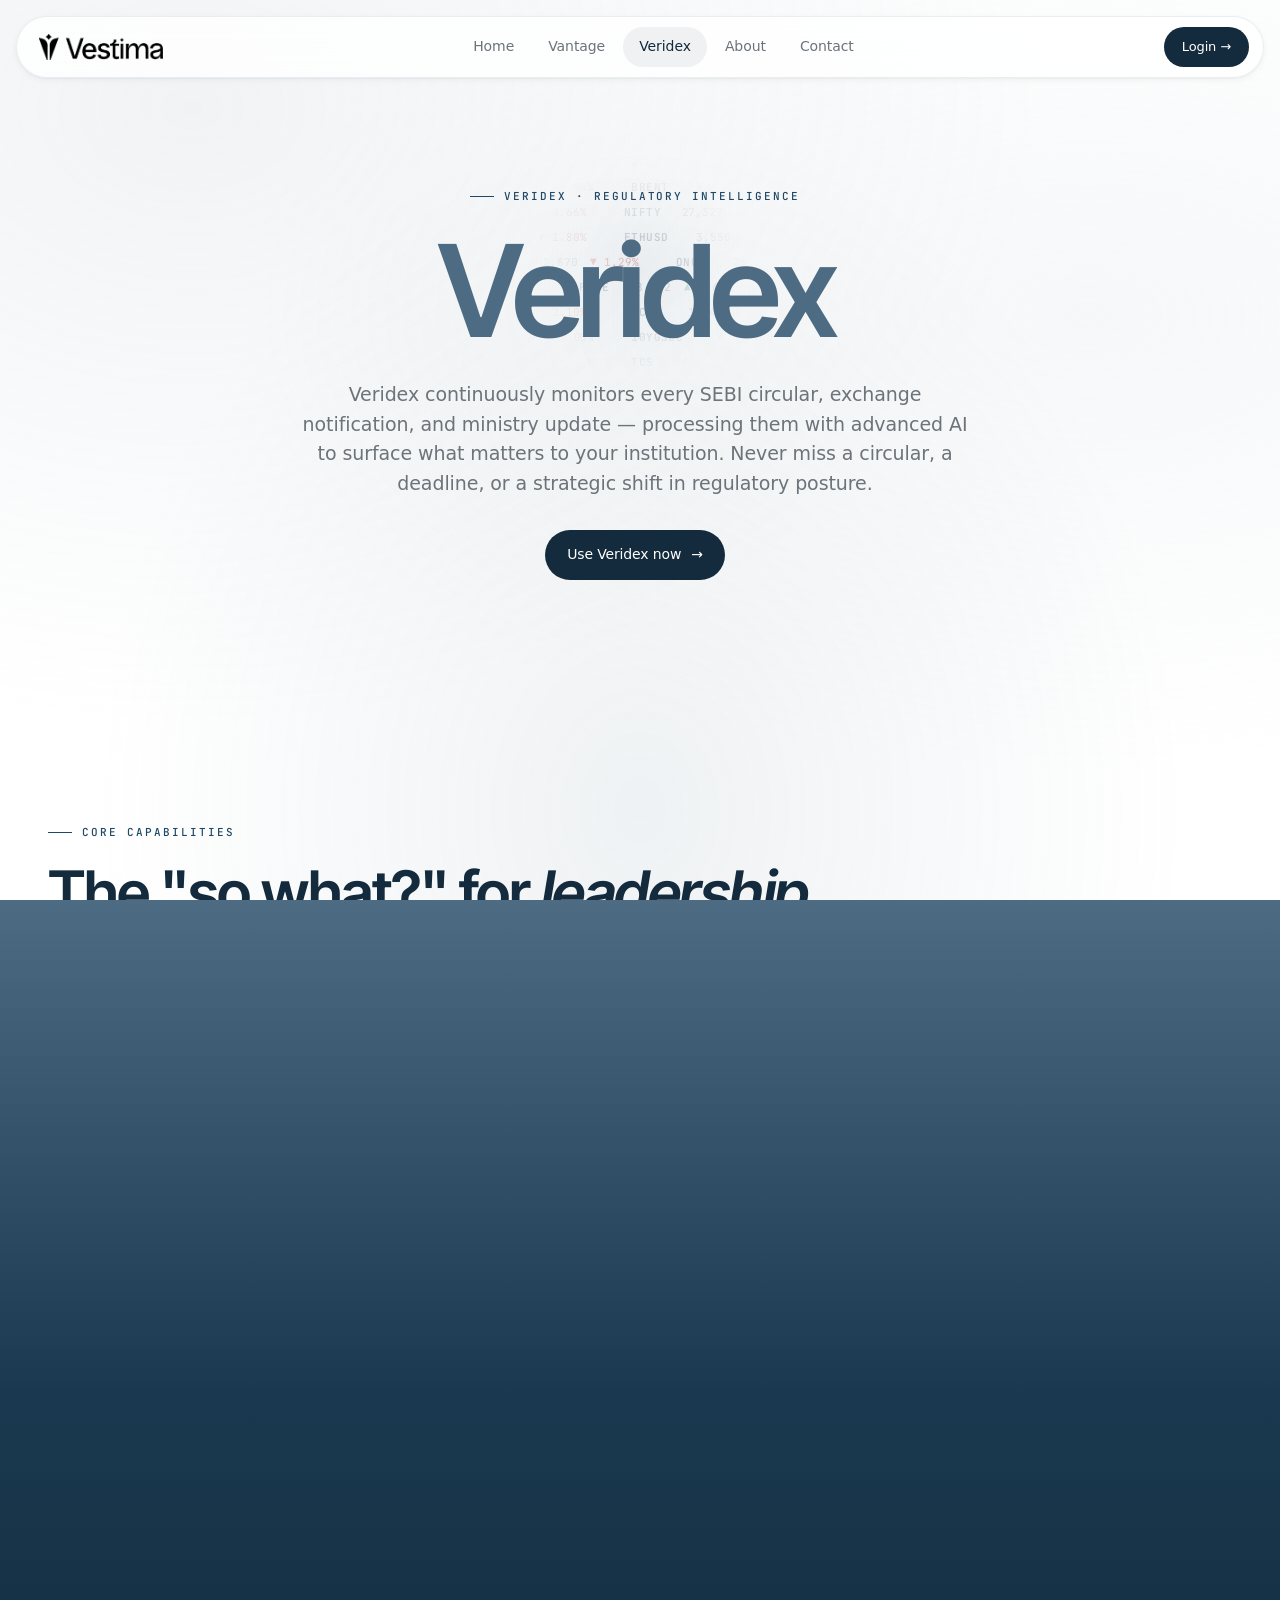
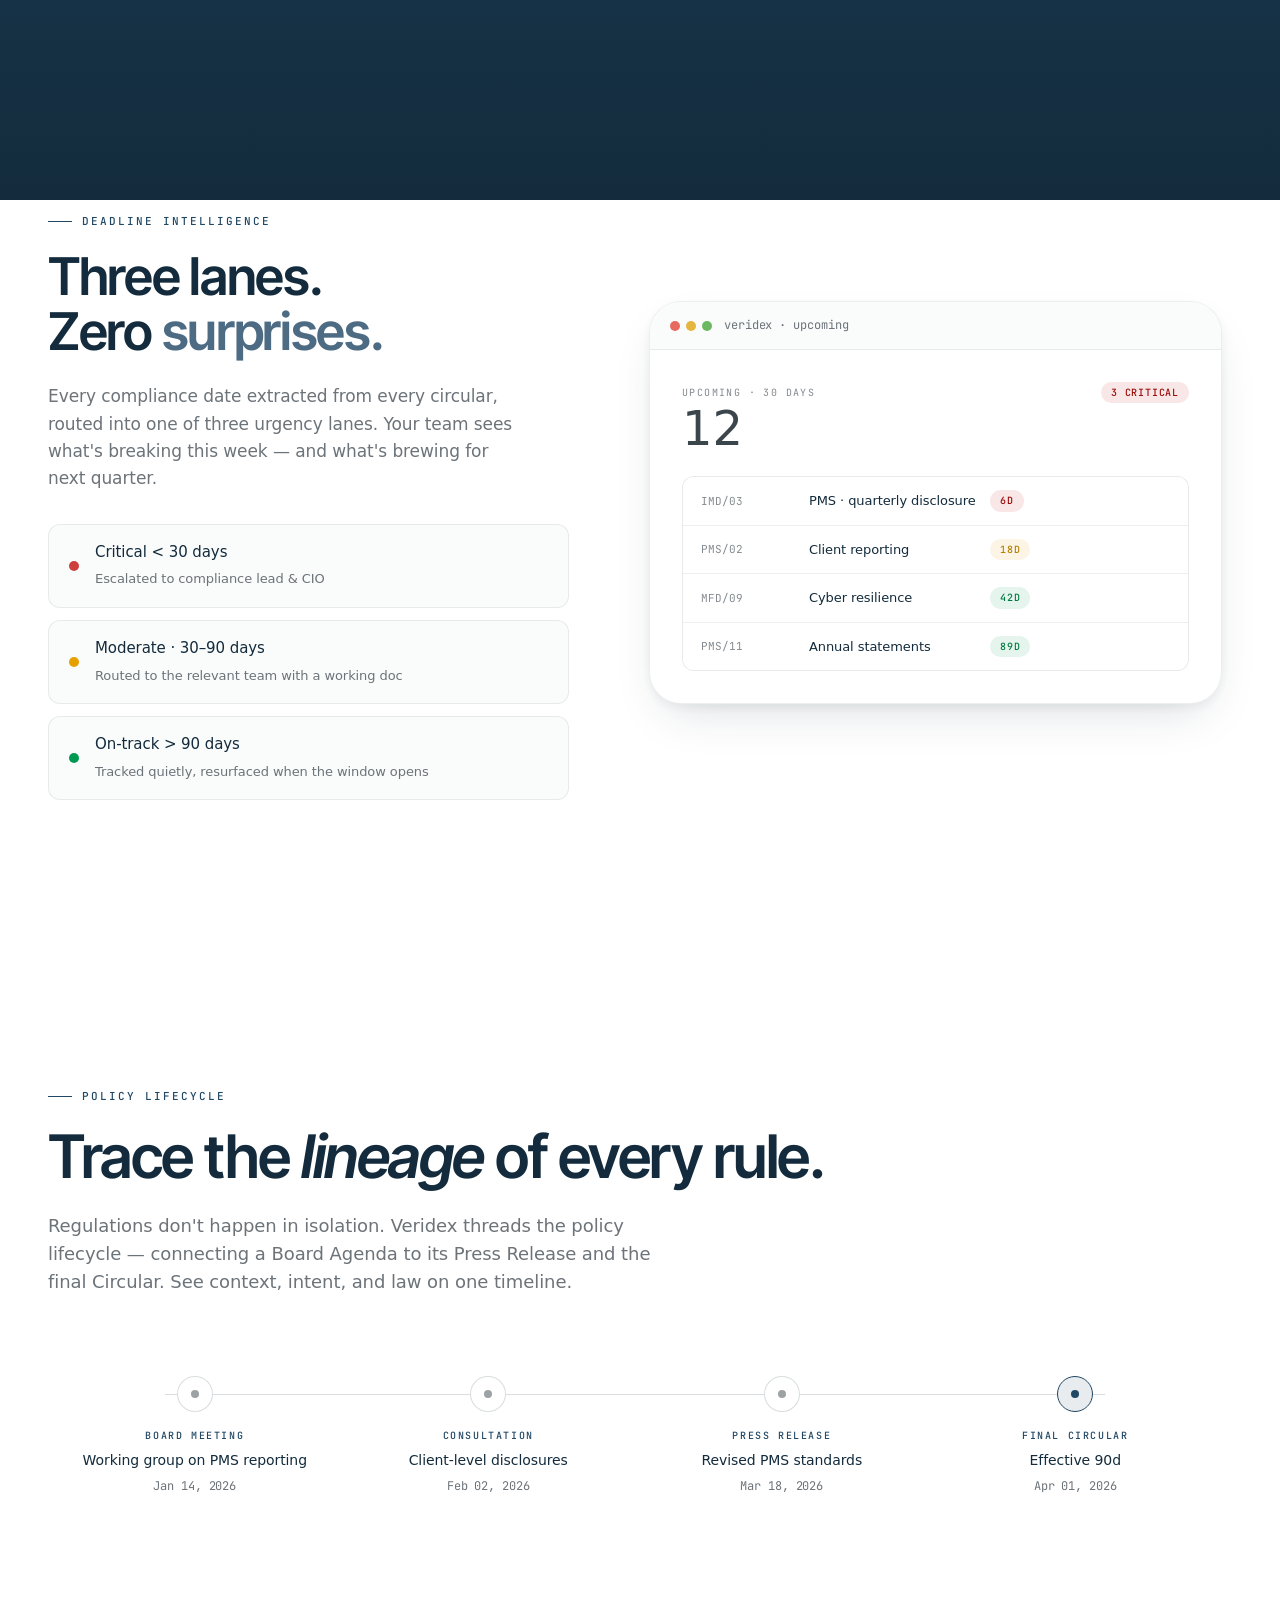
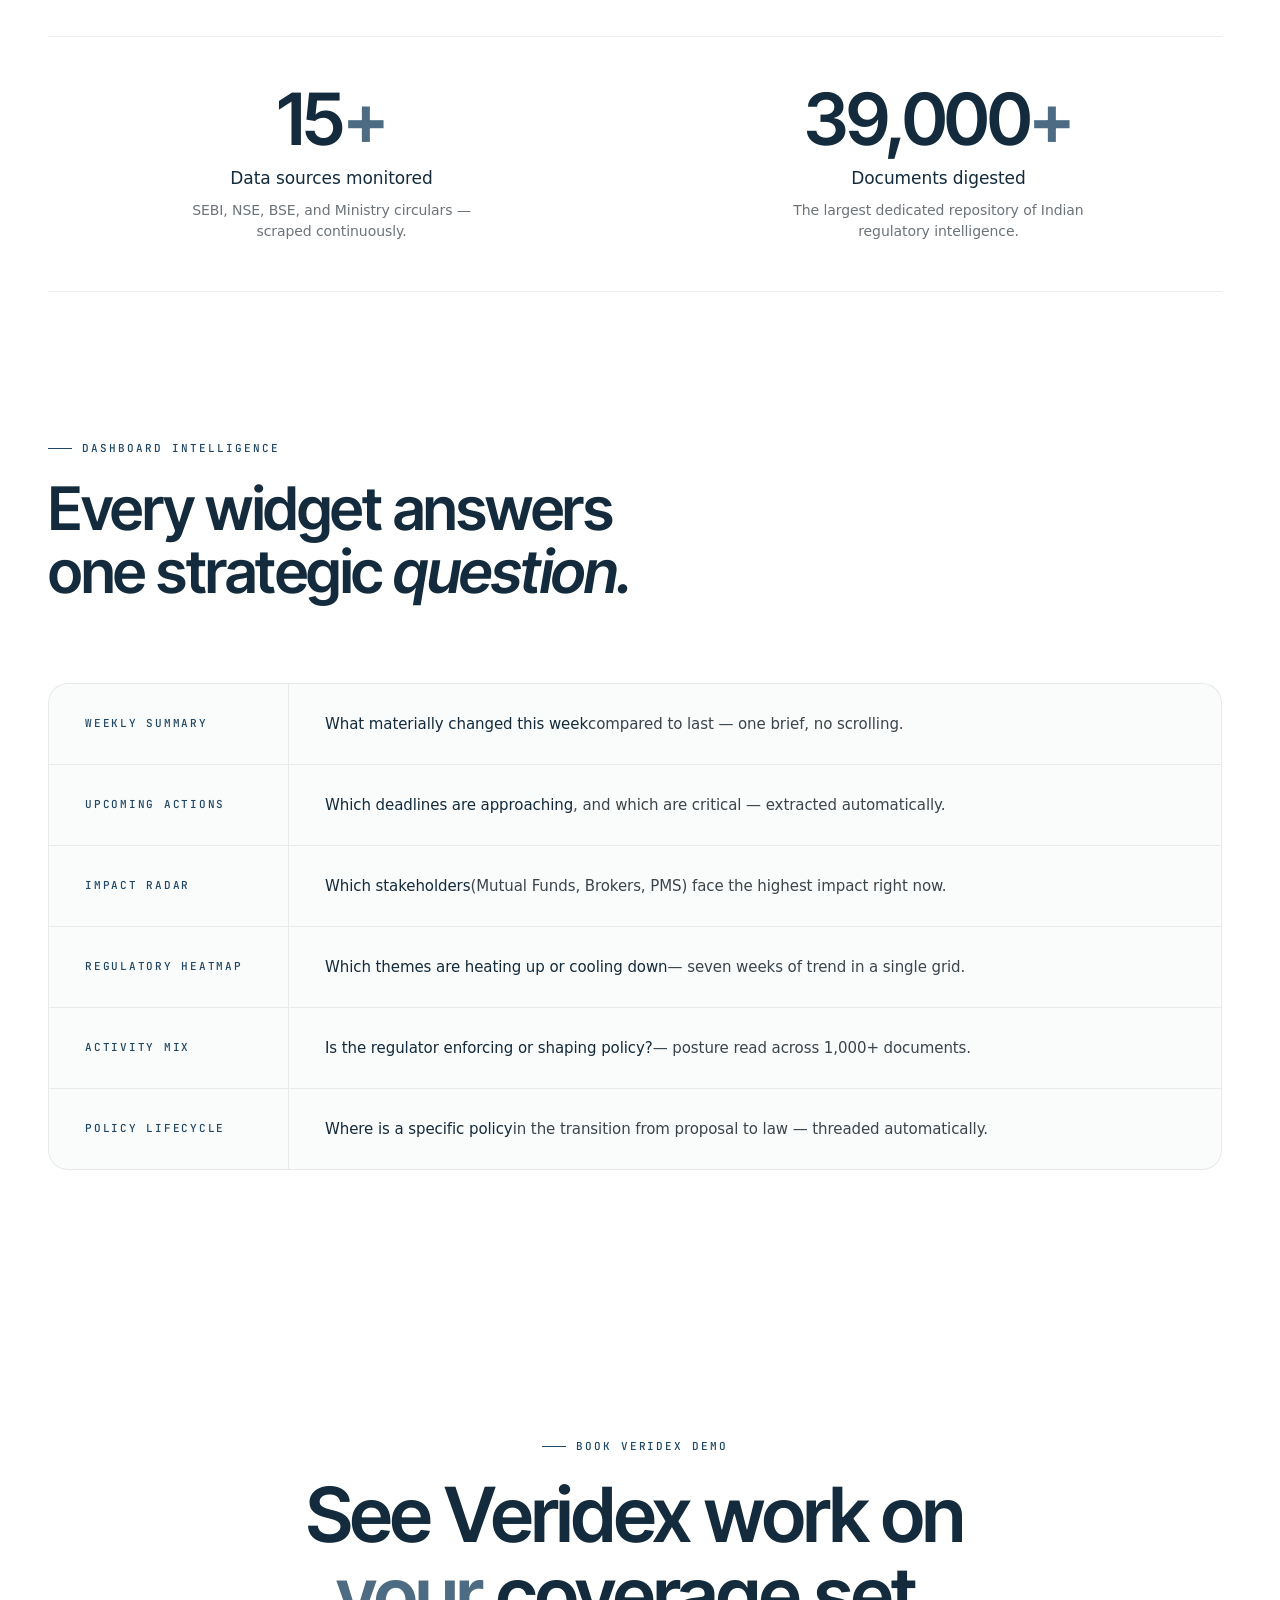
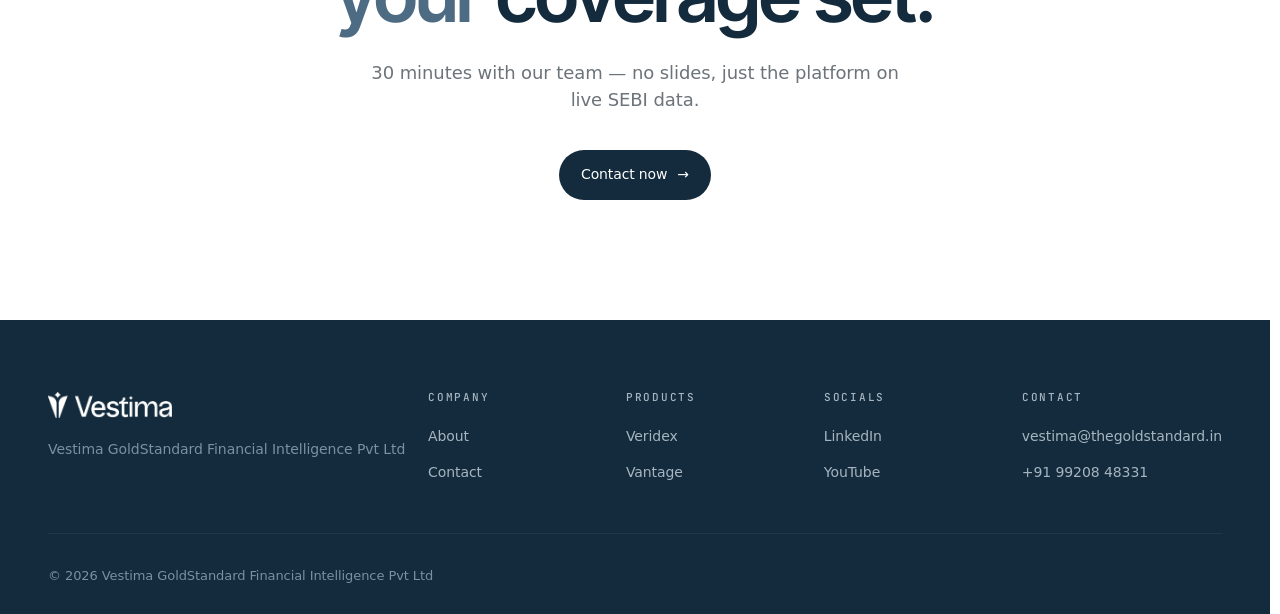
<file: veridex/index.html>
<!DOCTYPE html>
<html lang="en">
<head>
<meta charset="UTF-8">
<meta name="viewport" content="width=device-width, initial-scale=1.0">
<script>(function(){try{if(sessionStorage.getItem('pt-incoming')==='1'){document.documentElement.classList.add('pt-incoming');}}catch(e){}})();</script>
<title>Veridex — Regulatory intelligence by Vestima</title>
<link rel="preconnect" href="https://fonts.googleapis.com">
<link rel="preconnect" href="https://fonts.gstatic.com" crossorigin>
<link href="https://fonts.googleapis.com/css2?family=Instrument+Serif:ital@0;1&family=Inter+Tight:wght@400;500;600&family=JetBrains+Mono:wght@400;500&display=swap" rel="stylesheet">
<link rel="stylesheet" href="../assets/tokens.css?v=25">
<link rel="stylesheet" href="../assets/layout.css?v=25">
<link rel="stylesheet" href="../assets/home.css?v=25">
</head>
<body>
<div class="page-transition" id="ptOverlay"><div class="pt-logo"><img src="../assets/logo-full.png" alt="Vestima"></div></div>
<div id="page-ticker" aria-hidden="true"></div>

<header class="site-header">
  <a href="/" class="logo"><img src="../assets/logo-full.png" alt="Vestima"></a>
  <nav class="nav-links">
    <a href="/">Home</a>
    <a href="/vantage/">Vantage</a>
    <a href="/veridex/" class="active">Veridex</a>
    <a href="/about/">About</a>
    <a href="/contact/">Contact</a>
  </nav>
  <button class="nav-toggle" id="navToggle" aria-label="Menu"><span></span><span></span><span></span></button>
  <a href="https://veridex.vestima.in/login" target="_blank" class="btn btn-primary header-cta">Login →</a>
</header>

<section class="product-hero">
  <div class="hero-bg">
    <div class="grid-lines"></div>
    <div class="wash w1"></div>
    <div class="wash w2"></div>
  </div>
  <div class="container" style="position:relative;z-index:2;">
    <span class="eyebrow" data-reveal>Veridex · Regulatory intelligence</span>
    <h1 data-reveal data-delay="1"><em>Veridex</em></h1>
    <p class="lead" data-reveal data-delay="2">Veridex continuously monitors every SEBI circular, exchange notification, and ministry update — processing them with advanced AI to surface what matters to your institution. Never miss a circular, a deadline, or a strategic shift in regulatory posture.</p>
    <div class="hero-actions" data-reveal data-delay="3">
      <a href="https://veridex.vestima.in/login" target="_blank" class="btn btn-primary">Use Veridex now <span class="arr">→</span></a>
    </div>
  </div>
</section>

<section class="section" id="capabilities">
  <div class="container">
    <div class="section-head" data-reveal>
      <span class="eyebrow">Core capabilities</span>
      <h2>The "so what?" for <em>leadership.</em></h2>
      <p>We reduce 100+ page consultation papers and complex circulars into 3–5 high-impact bullet points. Veridex filters the noise, identifying material changes to your business model in seconds.</p>
    </div>
    <div class="caps-grid">
      <div class="cap" data-reveal><div class="num">01 · Executive brief</div><h4>Materiality detection</h4><p>Instantly flags "high-impact" updates across your coverage set, so leadership sees what matters without scrolling.</p></div>
      <div class="cap" data-reveal data-delay="1"><div class="num">02 · Routing</div><h4>Stakeholder tagging</h4><p>Categorizes every update for Mutual Funds, Brokers, or PMS — so the right team gets the right brief.</p></div>
      <div class="cap" data-reveal data-delay="2"><div class="num">03 · Deadlines</div><h4>Precision deadline tracking</h4><p>Automatically extracts every compliance date hidden inside SEBI documents and surfaces them as a live calendar.</p></div>
      <div class="cap" data-reveal data-delay="3"><div class="num">04 · Posture</div><h4>Sentiment radar</h4><p>Quantifies whether SEBI is in "policy-shaping" or "enforcement" mode by analyzing 1,000+ latest documents.</p></div>
    </div>
  </div>
</section>

<section class="section">
  <div class="container">
    <div class="split">
      <div class="split-text" data-reveal>
        <span class="eyebrow">Deadline intelligence</span>
        <h2>Three lanes. Zero <em>surprises.</em></h2>
        <p>Every compliance date extracted from every circular, routed into one of three urgency lanes. Your team sees what's breaking this week — and what's brewing for next quarter.</p>
        <div class="lanes">
          <div class="lane crit"><span class="dot"></span><div><strong>Critical &lt; 30 days</strong><span>Escalated to compliance lead &amp; CIO</span></div></div>
          <div class="lane high"><span class="dot"></span><div><strong>Moderate · 30–90 days</strong><span>Routed to the relevant team with a working doc</span></div></div>
          <div class="lane ok"><span class="dot"></span><div><strong>On-track &gt; 90 days</strong><span>Tracked quietly, resurfaced when the window opens</span></div></div>
        </div>
      </div>
      <div class="split-visual" data-reveal data-delay="1">
        <div class="dashboard">
          <div class="dashboard-chrome"><div class="dots"><span></span><span></span><span></span></div><div class="title">veridex · upcoming</div></div>
          <div style="padding:32px;">
            <div style="display:flex;justify-content:space-between;align-items:baseline;margin-bottom:24px;">
              <div><div style="font-family:var(--font-mono);font-size:10px;letter-spacing:0.14em;color:var(--text-subtle);text-transform:uppercase;">Upcoming · 30 days</div><div style="font-family:var(--font-display);font-size:48px;color:var(--text-head);line-height:1;margin-top:4px;">12</div></div>
              <span class="pill crit">3 critical</span>
            </div>
            <div class="dash-table">
              <div class="tr"><span class="id">IMD/03</span><span class="title">PMS · quarterly disclosure</span><span class="pill crit">6d</span><span></span></div>
              <div class="tr"><span class="id">PMS/02</span><span class="title">Client reporting</span><span class="pill high">18d</span><span></span></div>
              <div class="tr"><span class="id">MFD/09</span><span class="title">Cyber resilience</span><span class="pill ok">42d</span><span></span></div>
              <div class="tr"><span class="id">PMS/11</span><span class="title">Annual statements</span><span class="pill ok">89d</span><span></span></div>
            </div>
          </div>
        </div>
      </div>
    </div>
  </div>
</section>

<section class="section">
  <div class="container">
    <div class="section-head" data-reveal>
      <span class="eyebrow">Policy lifecycle</span>
      <h2>Trace the <em>lineage</em> of every rule.</h2>
      <p>Regulations don't happen in isolation. Veridex threads the policy lifecycle — connecting a Board Agenda to its Press Release and the final Circular. See context, intent, and law on one timeline.</p>
    </div>
    <div class="timeline" data-reveal>
      <div class="t-step"><div class="t-dot"></div><div class="t-kind">Board meeting</div><div class="t-title">Working group on PMS reporting</div><div class="t-date">Jan 14, 2026</div></div>
      <div class="t-step"><div class="t-dot"></div><div class="t-kind">Consultation</div><div class="t-title">Client-level disclosures</div><div class="t-date">Feb 02, 2026</div></div>
      <div class="t-step"><div class="t-dot"></div><div class="t-kind">Press release</div><div class="t-title">Revised PMS standards</div><div class="t-date">Mar 18, 2026</div></div>
      <div class="t-step active"><div class="t-dot"></div><div class="t-kind">Final circular</div><div class="t-title">Effective 90d</div><div class="t-date">Apr 01, 2026</div></div>
    </div>
  </div>
</section>

<section class="section-sm" style="padding:0">
  <div class="container">
    <div class="stat-pair" data-reveal>
      <div class="stat"><div class="big"><span data-count="15">0</span><span class="unit">+</span></div><div class="lbl">Data sources monitored</div><div class="sub">SEBI, NSE, BSE, and Ministry circulars — scraped continuously.</div></div>
      <div class="stat"><div class="big"><span data-count="39000">0</span><span class="unit">+</span></div><div class="lbl">Documents digested</div><div class="sub">The largest dedicated repository of Indian regulatory intelligence.</div></div>
    </div>
  </div>
</section>

<section class="section">
  <div class="container">
    <div class="section-head" data-reveal>
      <span class="eyebrow">Dashboard intelligence</span>
      <h2>Every widget answers one strategic <em>question.</em></h2>
    </div>
    <div class="spec" data-reveal data-delay="1">
      <div class="row"><div class="k">Weekly summary</div><div class="v"><strong>What materially changed this week</strong> compared to last — one brief, no scrolling.</div></div>
      <div class="row"><div class="k">Upcoming actions</div><div class="v"><strong>Which deadlines are approaching</strong>, and which are critical — extracted automatically.</div></div>
      <div class="row"><div class="k">Impact radar</div><div class="v"><strong>Which stakeholders</strong> (Mutual Funds, Brokers, PMS) face the highest impact right now.</div></div>
      <div class="row"><div class="k">Regulatory heatmap</div><div class="v"><strong>Which themes are heating up or cooling down</strong> — seven weeks of trend in a single grid.</div></div>
      <div class="row"><div class="k">Activity mix</div><div class="v"><strong>Is the regulator enforcing or shaping policy?</strong> — posture read across 1,000+ documents.</div></div>
      <div class="row"><div class="k">Policy lifecycle</div><div class="v"><strong>Where is a specific policy</strong> in the transition from proposal to law — threaded automatically.</div></div>
    </div>
  </div>
</section>

<section class="cta">
  <div class="container">
    <span class="eyebrow" data-reveal>Book Veridex demo</span>
    <h2 data-reveal data-delay="1">See Veridex work on <em>your</em> coverage set.</h2>
    <p data-reveal data-delay="2">30 minutes with our team — no slides, just the platform on live SEBI data.</p>
    <a href="/contact/" class="btn btn-primary" data-reveal data-delay="3">Contact now <span class="arr">→</span></a>
  </div>
</section>

<footer class="site-footer">
  <div class="container">
    <div class="footer-top">
      <div class="footer-brand"><div class="logo"><img src="../assets/logo-full.png" alt="Vestima"></div><p style="white-space:nowrap">Vestima GoldStandard Financial Intelligence Pvt Ltd</p></div>
      <div class="footer-col"><h6>Company</h6><ul><li><a href="/about/">About</a></li><li><a href="/contact/">Contact</a></li></ul></div>
      <div class="footer-col"><h6>Products</h6><ul><li><a href="/veridex/">Veridex</a></li><li><a href="/vantage/">Vantage</a></li></ul></div>
      <div class="footer-col"><h6>Socials</h6><ul><li><a href="https://www.linkedin.com/company/Vestima" target="_blank">LinkedIn</a></li><li><a href="https://www.youtube.com/@VestimaGoldStandard" target="_blank">YouTube</a></li></ul></div>
      <div class="footer-col"><h6>Contact</h6><ul><li><a href="mailto:vestima@thegoldstandard.in">vestima@thegoldstandard.in</a></li><li><a href="tel:+919920848331">+91 99208 48331</a></li></ul></div>
    </div>
    <div class="footer-bottom"><div>© 2026 Vestima GoldStandard Financial Intelligence Pvt Ltd</div></div>
  </div>
</footer>
<script src="../assets/site.js?v=25"></script>
</body>
</html>
</file>
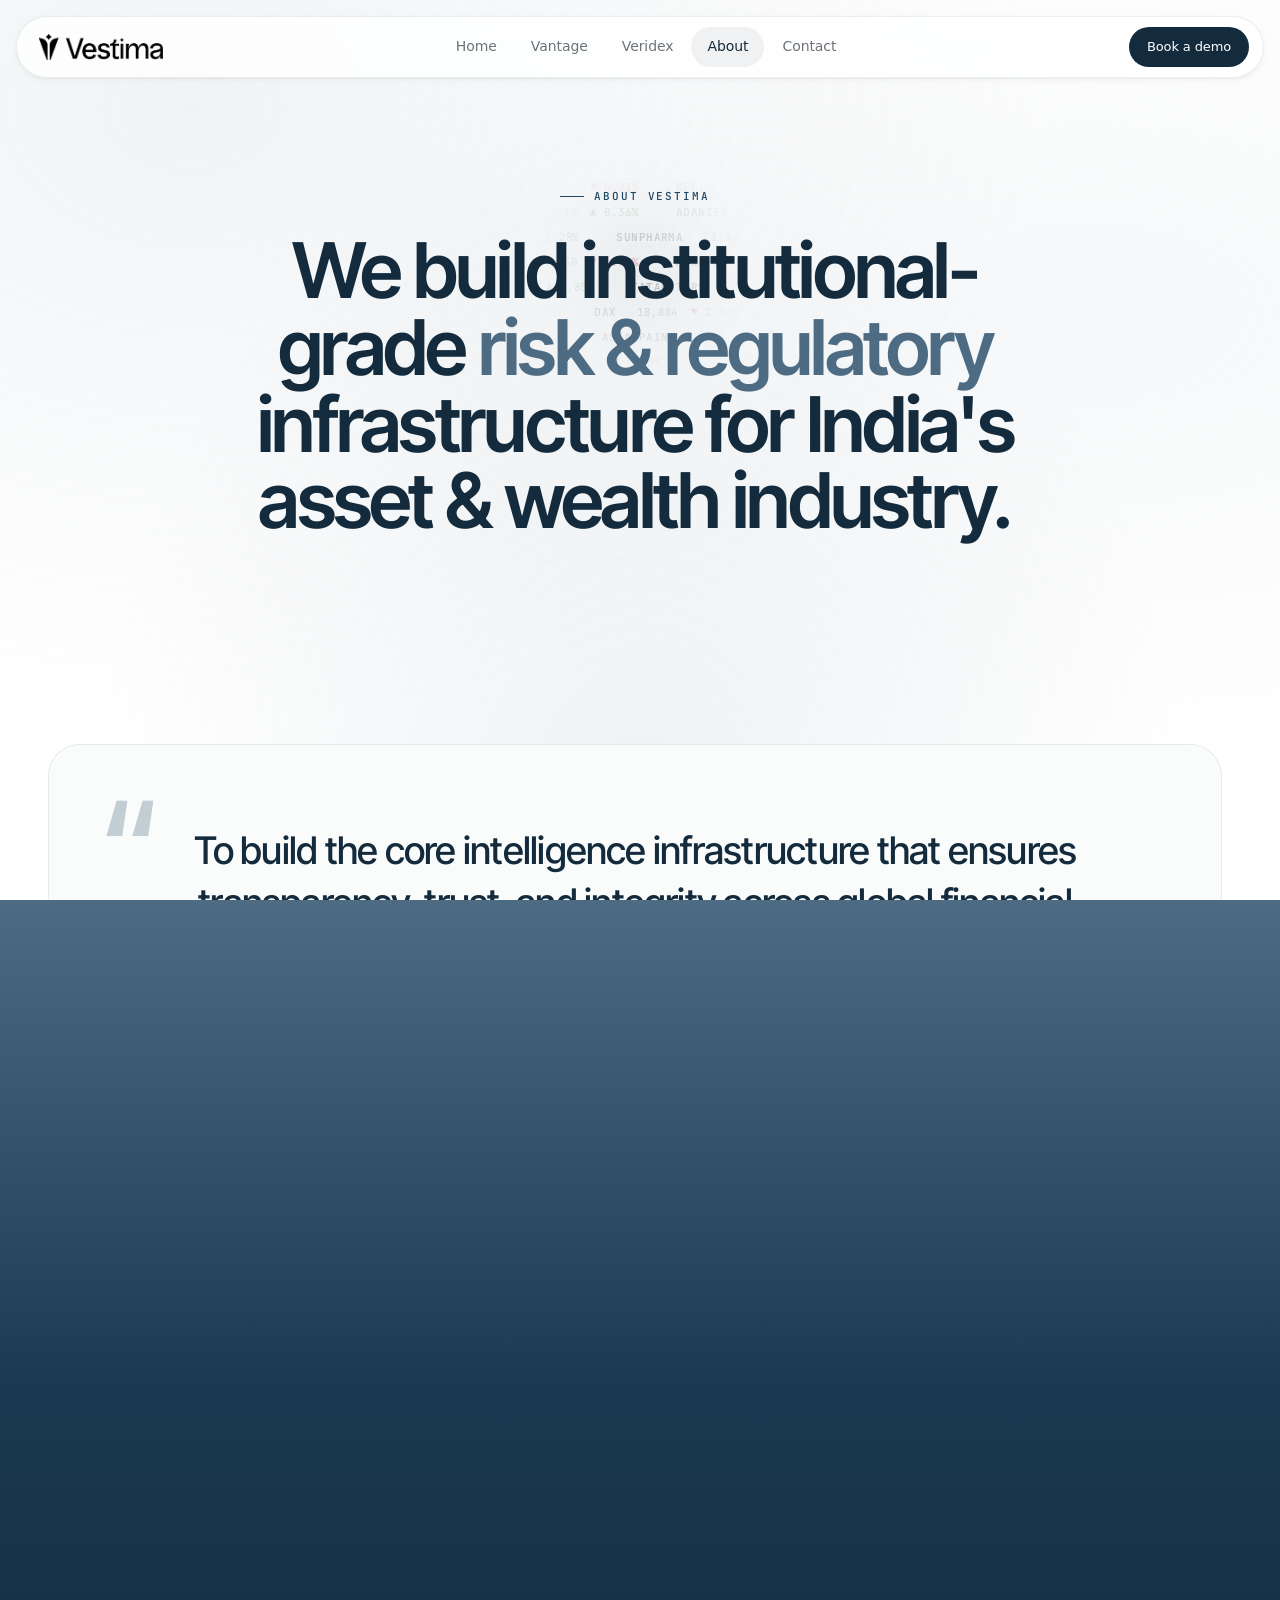
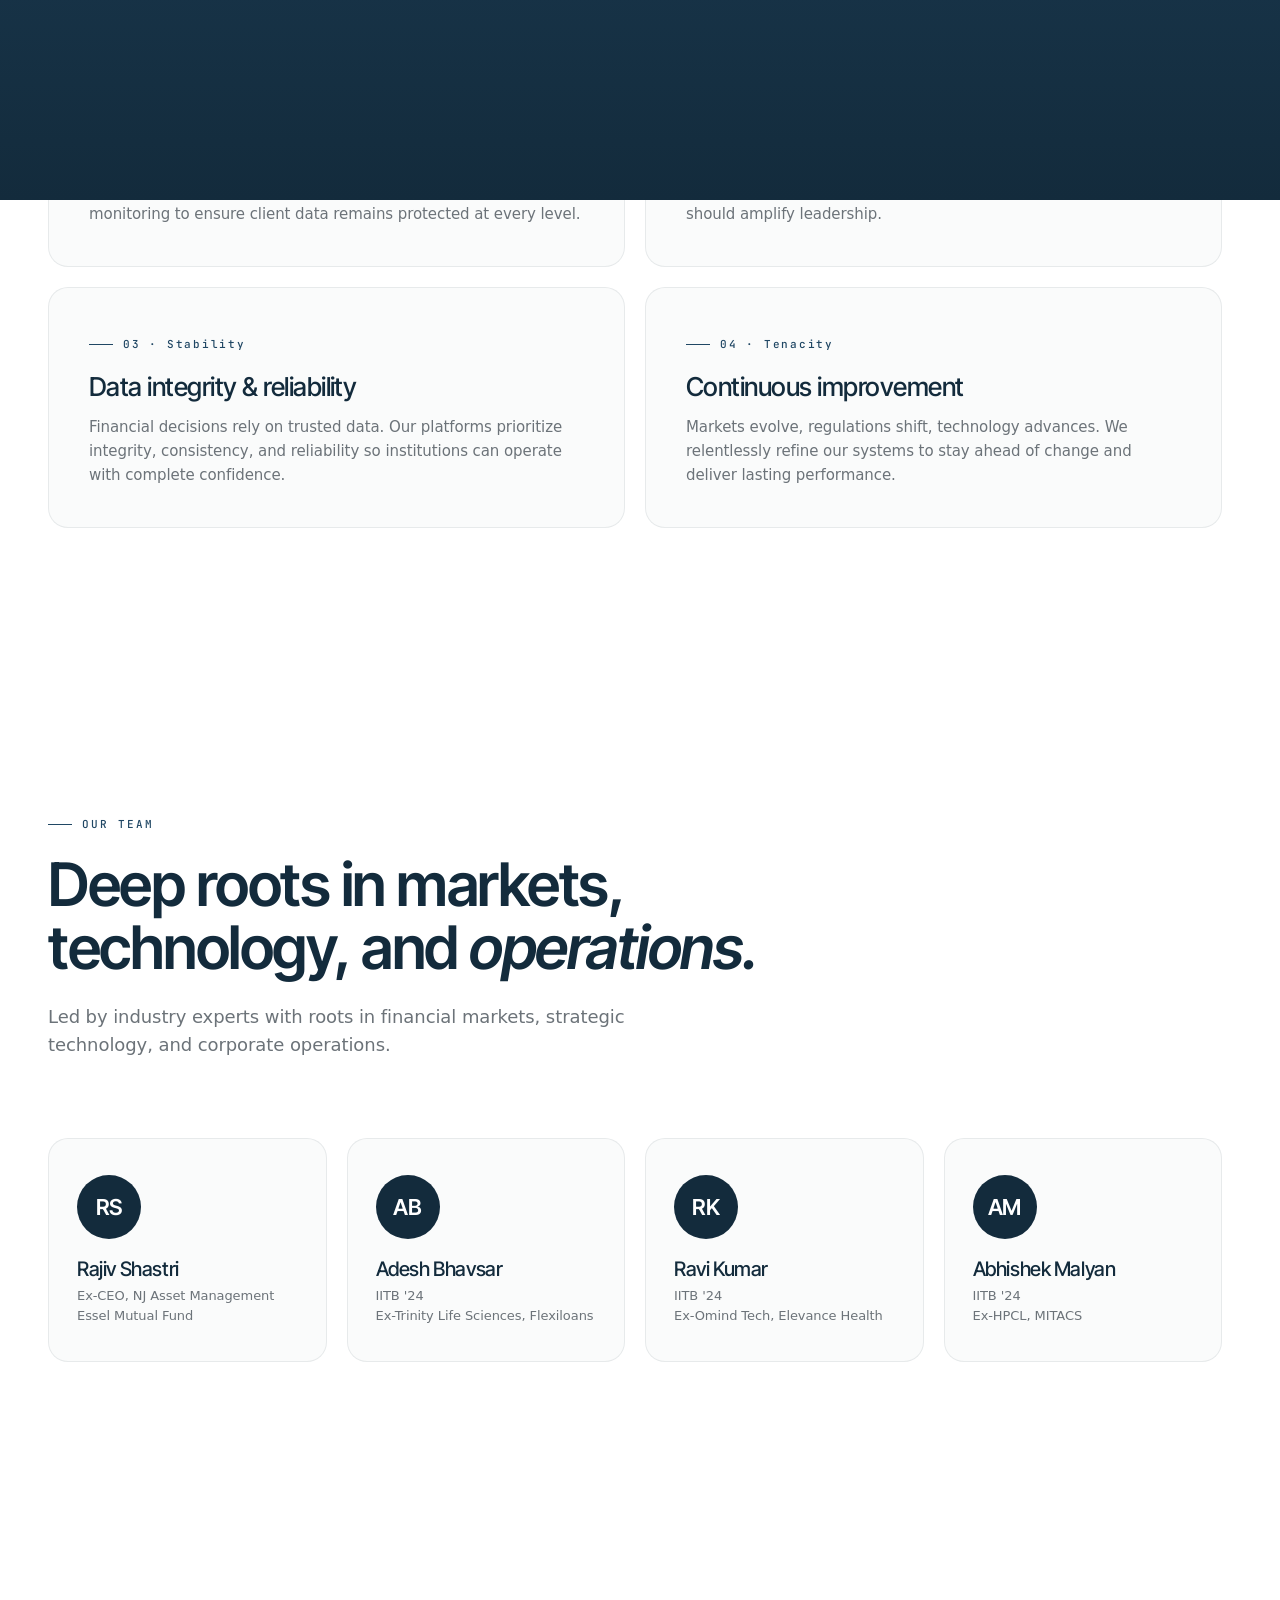
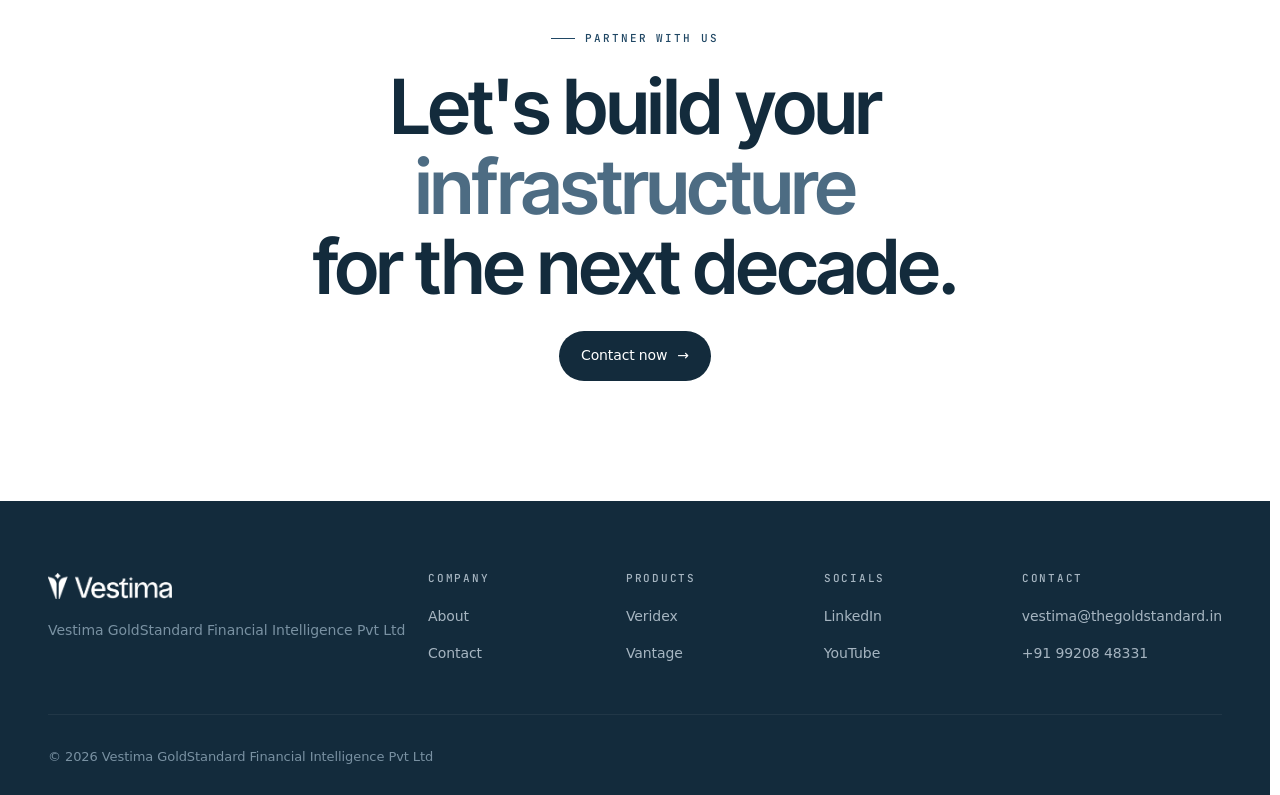
<file: about.html>
<!DOCTYPE html>
<html lang="en">
<head>
<meta charset="UTF-8">
<meta name="viewport" content="width=device-width, initial-scale=1.0">
<script>(function(){try{if(sessionStorage.getItem('pt-incoming')==='1'){document.documentElement.classList.add('pt-incoming');}}catch(e){}})();</script>
<title>About — Vestima</title>
<link rel="preconnect" href="https://fonts.googleapis.com">
<link rel="preconnect" href="https://fonts.gstatic.com" crossorigin>
<link href="https://fonts.googleapis.com/css2?family=Instrument+Serif:ital@0;1&family=Inter+Tight:wght@400;500;600&family=JetBrains+Mono:wght@400;500&display=swap" rel="stylesheet">
<link rel="stylesheet" href="assets/tokens.css?v=25">
<link rel="stylesheet" href="assets/layout.css?v=25">
<link rel="stylesheet" href="assets/home.css?v=25">
</head>
<body>
<div class="page-transition" id="ptOverlay"><div class="pt-logo"><img src="assets/logo-full.png" alt="Vestima"></div></div>
<div id="page-ticker" aria-hidden="true"></div>

<header class="site-header">
  <a href="/" class="logo"><img src="assets/logo-full.png" alt="Vestima"></a>
  <nav class="nav-links">
    <a href="/">Home</a>
    <a href="/vantage/">Vantage</a>
    <a href="/veridex/">Veridex</a>
    <a href="/about/" class="active">About</a>
    <a href="/contact/">Contact</a>
  </nav>
  <button class="nav-toggle" id="navToggle" aria-label="Menu"><span></span><span></span><span></span></button>
  <a href="/contact/" class="btn btn-primary header-cta">Book a demo</a>
</header>

<section class="hero" style="padding:180px 0 80px;">
  <div class="hero-bg"><div class="grid-lines"></div><div class="wash w1"></div><div class="wash w2"></div></div>
  <div class="container">
    <div class="hero-inner">
      <span class="eyebrow" data-reveal>About Vestima</span>
      <h1 data-reveal data-delay="1" style="font-size:clamp(44px,6vw,80px);">We build institutional-grade <em>risk &amp; regulatory</em> infrastructure for India's asset &amp; wealth industry.</h1>
    </div>
  </div>
</section>

<section class="section-sm">
  <div class="container">
    <div class="vision" data-reveal>
      <blockquote>To build the core intelligence infrastructure that ensures transparency, trust, and integrity across global financial markets.</blockquote>
    </div>
  </div>
</section>

<section class="section">
  <div class="container">
    <div class="section-head" data-reveal>
      <span class="eyebrow">Our core values</span>
      <h2>Infrastructure that is invisible but <em>intelligent.</em></h2>
      <p>Financial institutions perform best when infrastructure is invisible — until it needs to be absolutely certain.</p>
    </div>
    <div class="values-grid">
      <div class="value" data-reveal><span class="pill-label">01 · Vigilance</span><h4>Client data security</h4><p>Your data is your advantage. Our systems are built with strict security architecture, controlled access, and continuous monitoring to ensure client data remains protected at every level.</p></div>
      <div class="value" data-reveal data-delay="1"><span class="pill-label">02 · Empowerment</span><h4>Leadership through capability</h4><p>We empower institutions with tools that strengthen decision-making, operational control, and market intelligence. Technology should amplify leadership.</p></div>
      <div class="value" data-reveal data-delay="2"><span class="pill-label">03 · Stability</span><h4>Data integrity &amp; reliability</h4><p>Financial decisions rely on trusted data. Our platforms prioritize integrity, consistency, and reliability so institutions can operate with complete confidence.</p></div>
      <div class="value" data-reveal data-delay="3"><span class="pill-label">04 · Tenacity</span><h4>Continuous improvement</h4><p>Markets evolve, regulations shift, technology advances. We relentlessly refine our systems to stay ahead of change and deliver lasting performance.</p></div>
    </div>
  </div>
</section>

<section class="section">
  <div class="container">
    <div class="section-head" data-reveal>
      <span class="eyebrow">Our team</span>
      <h2>Deep roots in markets, technology, and <em>operations.</em></h2>
      <p>Led by industry experts with roots in financial markets, strategic technology, and corporate operations.</p>
    </div>
    <div class="team-grid">
      <div class="member" data-reveal><div class="avatar">RS</div><h5>Rajiv Shastri</h5><div class="role">Ex-CEO, NJ Asset Management<br>Essel Mutual Fund</div></div>
      <div class="member" data-reveal data-delay="1"><div class="avatar">AB</div><h5>Adesh Bhavsar</h5><div class="role">IITB '24<br>Ex-Trinity Life Sciences, Flexiloans</div></div>
      <div class="member" data-reveal data-delay="2"><div class="avatar">RK</div><h5>Ravi Kumar</h5><div class="role">IITB '24<br>Ex-Omind Tech, Elevance Health</div></div>
      <div class="member" data-reveal data-delay="3"><div class="avatar">AM</div><h5>Abhishek Malyan</h5><div class="role">IITB '24<br>Ex-HPCL, MITACS</div></div>
    </div>
  </div>
</section>

<section class="cta">
  <div class="container">
    <span class="eyebrow" data-reveal>Partner with us</span>
    <h2 data-reveal data-delay="1">Let's build your <em>infrastructure</em><br>for the next decade.</h2>
    <a href="/contact/" class="btn btn-primary" data-reveal data-delay="2">Contact now <span class="arr">→</span></a>
  </div>
</section>

<footer class="site-footer">
  <div class="container">
    <div class="footer-top">
      <div class="footer-brand"><div class="logo"><img src="assets/logo-full.png" alt="Vestima"></div><p style="white-space:nowrap">Vestima GoldStandard Financial Intelligence Pvt Ltd</p></div>
      <div class="footer-col"><h6>Company</h6><ul><li><a href="/about/">About</a></li><li><a href="/contact/">Contact</a></li></ul></div>
      <div class="footer-col"><h6>Products</h6><ul><li><a href="/veridex/">Veridex</a></li><li><a href="/vantage/">Vantage</a></li></ul></div>
      <div class="footer-col"><h6>Socials</h6><ul><li><a href="https://www.linkedin.com/company/Vestima" target="_blank">LinkedIn</a></li><li><a href="https://www.youtube.com/@VestimaGoldStandard" target="_blank">YouTube</a></li></ul></div>
      <div class="footer-col"><h6>Contact</h6><ul><li><a href="mailto:vestima@thegoldstandard.in">vestima@thegoldstandard.in</a></li><li><a href="tel:+919920848331">+91 99208 48331</a></li></ul></div>
    </div>
    <div class="footer-bottom"><div>© 2026 Vestima GoldStandard Financial Intelligence Pvt Ltd</div></div>
  </div>
</footer>
<script src="assets/site.js?v=25"></script>
</body>
</html>
</file>
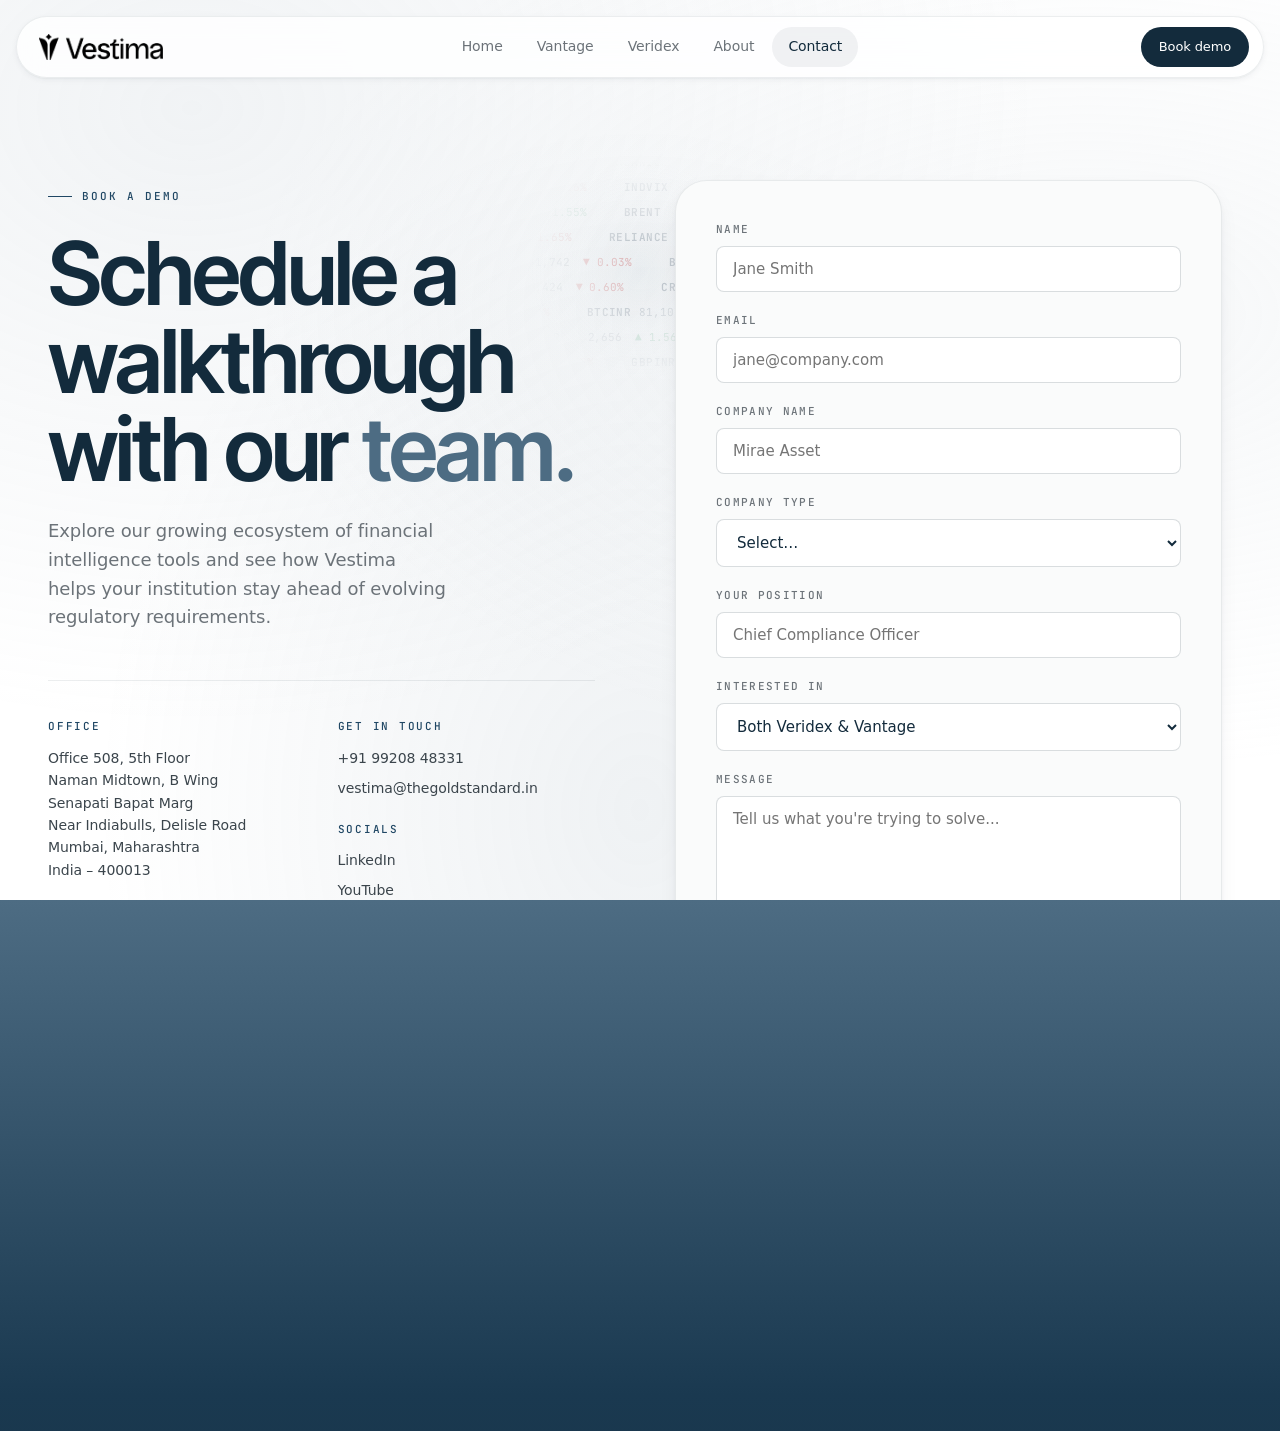
<file: contact.html>
<!DOCTYPE html>
<html lang="en">
<head>
<meta charset="UTF-8">
<meta name="viewport" content="width=device-width, initial-scale=1.0">
<script>(function(){try{if(sessionStorage.getItem('pt-incoming')==='1'){document.documentElement.classList.add('pt-incoming');}}catch(e){}})();</script>
<title>Contact — Book a demo with Vestima</title>
<link rel="preconnect" href="https://fonts.googleapis.com">
<link rel="preconnect" href="https://fonts.gstatic.com" crossorigin>
<link href="https://fonts.googleapis.com/css2?family=Instrument+Serif:ital@0;1&family=Inter+Tight:wght@400;500;600&family=JetBrains+Mono:wght@400;500&display=swap" rel="stylesheet">
<link rel="stylesheet" href="assets/tokens.css?v=25">
<link rel="stylesheet" href="assets/layout.css?v=25">
<link rel="stylesheet" href="assets/home.css?v=25">
</head>
<body>
<div class="page-transition" id="ptOverlay"><div class="pt-logo"><img src="assets/logo-full.png" alt="Vestima"></div></div>
<div id="page-ticker" aria-hidden="true"></div>

<header class="site-header">
  <a href="/" class="logo"><img src="assets/logo-full.png" alt="Vestima"></a>
  <nav class="nav-links">
    <a href="/">Home</a>
    <a href="/vantage/">Vantage</a>
    <a href="/veridex/">Veridex</a>
    <a href="/about/">About</a>
    <a href="/contact/" class="active">Contact</a>
  </nav>
  <button class="nav-toggle" id="navToggle" aria-label="Menu"><span></span><span></span><span></span></button>
  <a href="#form" class="btn btn-primary header-cta">Book demo</a>
</header>

<section class="hero" style="padding:180px 0 100px;min-height:auto;">
  <div class="hero-bg"><div class="grid-lines"></div><div class="wash w1"></div><div class="wash w2"></div></div>
  <div class="container" style="position:relative;z-index:2;">
    <div class="contact-layout">
      <div class="contact-info">
        <span class="eyebrow" data-reveal>Book a demo</span>
        <h1 data-reveal data-delay="1">Schedule a walkthrough with our <em>team.</em></h1>
        <p class="lead" data-reveal data-delay="2">Explore our growing ecosystem of financial intelligence tools and see how Vestima helps your institution stay ahead of evolving regulatory requirements.</p>
        <div class="contact-blocks" data-reveal data-delay="3">
          <div>
            <h6>Office</h6>
            <p>Office 508, 5th Floor<br>Naman Midtown, B Wing<br>Senapati Bapat Marg<br>Near Indiabulls, Delisle Road<br>Mumbai, Maharashtra<br>India – 400013</p>
          </div>
          <div>
            <h6>Get in touch</h6>
            <div class="line"><a href="tel:+919920848331">+91 99208 48331</a></div>
            <div class="line"><a href="mailto:vestima@thegoldstandard.in">vestima@thegoldstandard.in</a></div>
            <h6 style="margin-top:24px;">Socials</h6>
            <div class="line"><a href="https://www.linkedin.com/company/Vestima" target="_blank">LinkedIn</a></div>
            <div class="line"><a href="https://www.youtube.com/@VestimaGoldStandard" target="_blank">YouTube</a></div>
          </div>
        </div>
      </div>
      <form class="contact-form" id="form" data-reveal data-delay="1">
        <div class="field"><label for="name">Name</label><input id="name" type="text" placeholder="Jane Smith" required></div>
        <div class="field"><label for="email">Email</label><input id="email" type="email" placeholder="jane@company.com" required></div>
        <div class="field"><label for="company-name">Company name</label><input id="company-name" type="text" placeholder="Mirae Asset" required></div>
        <div class="field"><label for="company">Company type</label><select id="company" required><option value="">Select…</option><option>AMC</option><option>PMS</option><option>AIF</option><option>Broker</option><option>Distributor</option><option>Family Office</option><option>Bank / Treasury</option><option>Insurance</option><option>Other</option></select></div>
        <div class="field"><label for="position">Your position</label><input id="position" type="text" placeholder="Chief Compliance Officer" required></div>
        <div class="field"><label for="product">Interested in</label><select id="product"><option>Both Veridex &amp; Vantage</option><option>Veridex only</option><option>Vantage only</option><option>Not sure yet</option></select></div>
        <div class="field"><label for="msg">Message</label><textarea id="msg" placeholder="Tell us what you're trying to solve..."></textarea></div>
        <button type="submit" class="submit" id="submit-btn">Submit →</button>
        <div id="form-msg" style="display:none;margin-top:16px;font-size:14px;"></div>
      </form>

      <script>
        document.getElementById('form').addEventListener('submit', function(e) {
          e.preventDefault();
          var btn = document.getElementById('submit-btn');
          var msg = document.getElementById('form-msg');

          btn.textContent = 'Sending…';
          btn.disabled = true;

          var payload = {
            name:         document.getElementById('name').value,
            email:        document.getElementById('email').value,
            company_name: document.getElementById('company-name').value,
            company:      document.getElementById('company').value,
            position:     document.getElementById('position').value,
            product:      document.getElementById('product').value,
            message:      document.getElementById('msg').value,
            timestamp:    new Date().toISOString(),
            source:       'contact.html'
          };

          fetch('https://script.google.com/macros/s/AKfycbwopGCH-BqqmZTBoNpP8Pa4wR-_8C9BYzzl1SXNRmfHAVJg3_BzgJvIT-3qV0lqiUOS/exec', {
            method: 'POST',
            body: JSON.stringify(payload)
          })
          .then(function(r) { return r.json(); })
          .then(function(data) {
            if (data.success) {
              btn.textContent = 'Thank you — we\'ll be in touch.';
              btn.style.background = 'var(--green-600)';
              msg.style.display = 'block';
              msg.style.color = 'var(--success-600)';
              msg.textContent = 'Your message has been received. Expect to hear from us within 24 hours.';
              document.getElementById('form').reset();
            } else {
              throw new Error('Server error');
            }
          })
          .catch(function() {
            btn.textContent = 'Submit →';
            btn.disabled = false;
            msg.style.display = 'block';
            msg.style.color = 'red';
            msg.textContent = 'Something went wrong. Please email us directly at vestima@thegoldstandard.in';
          });
        });
      </script>
    </div>
  </div>
</section>

<footer class="site-footer">
  <div class="container">
    <div class="footer-top">
      <div class="footer-brand"><div class="logo"><img src="assets/logo-full.png" alt="Vestima"></div><p style="white-space:nowrap">Vestima GoldStandard Financial Intelligence Pvt Ltd</p></div>
      <div class="footer-col"><h6>Company</h6><ul><li><a href="/about/">About</a></li><li><a href="/contact/">Contact</a></li></ul></div>
      <div class="footer-col"><h6>Products</h6><ul><li><a href="/veridex/">Veridex</a></li><li><a href="/vantage/">Vantage</a></li></ul></div>
      <div class="footer-col"><h6>Socials</h6><ul><li><a href="https://www.linkedin.com/company/Vestima" target="_blank">LinkedIn</a></li><li><a href="https://www.youtube.com/@VestimaGoldStandard" target="_blank">YouTube</a></li></ul></div>
      <div class="footer-col"><h6>Contact</h6><ul><li><a href="mailto:vestima@thegoldstandard.in">vestima@thegoldstandard.in</a></li><li><a href="tel:+919920848331">+91 99208 48331</a></li></ul></div>
    </div>
    <div class="footer-bottom"><div>© 2026 Vestima GoldStandard Financial Intelligence Pvt Ltd</div></div>
  </div>
</footer>
<script src="assets/site.js?v=25"></script>
</body>
</html>
</file>
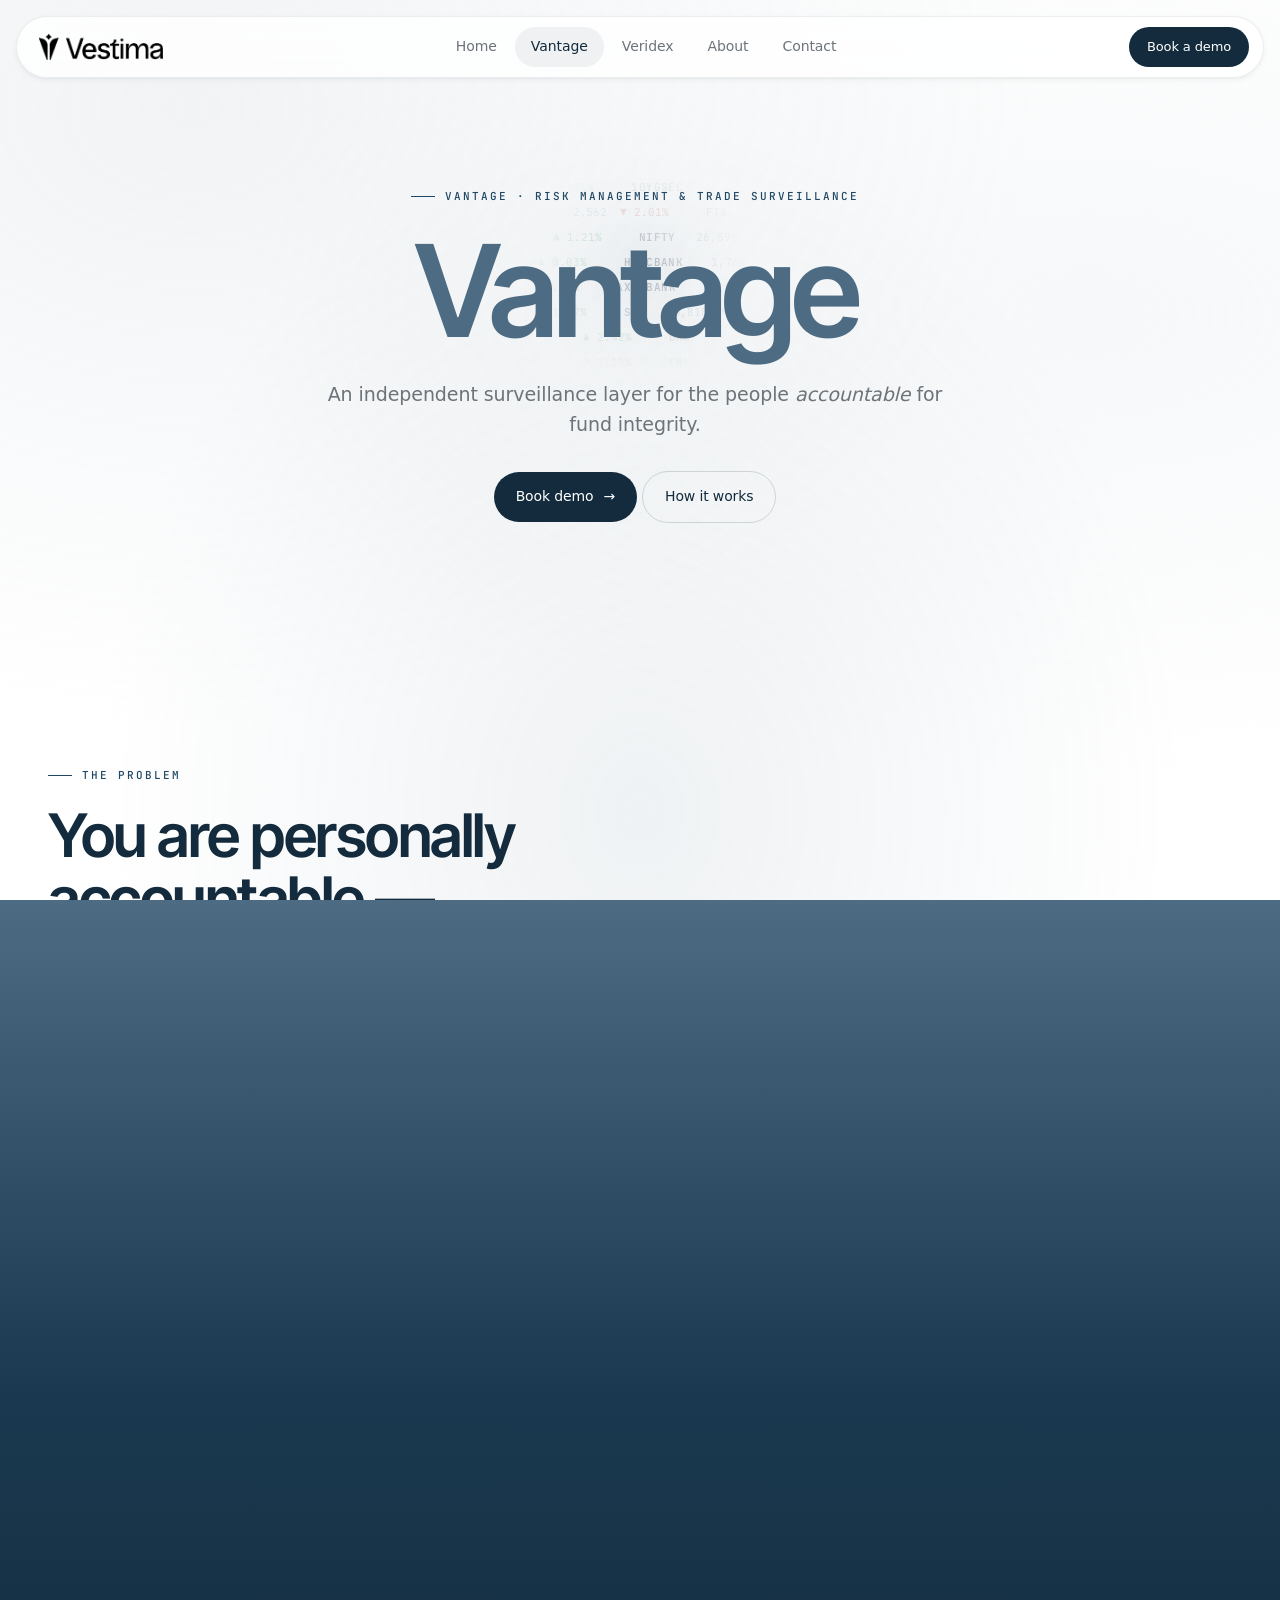
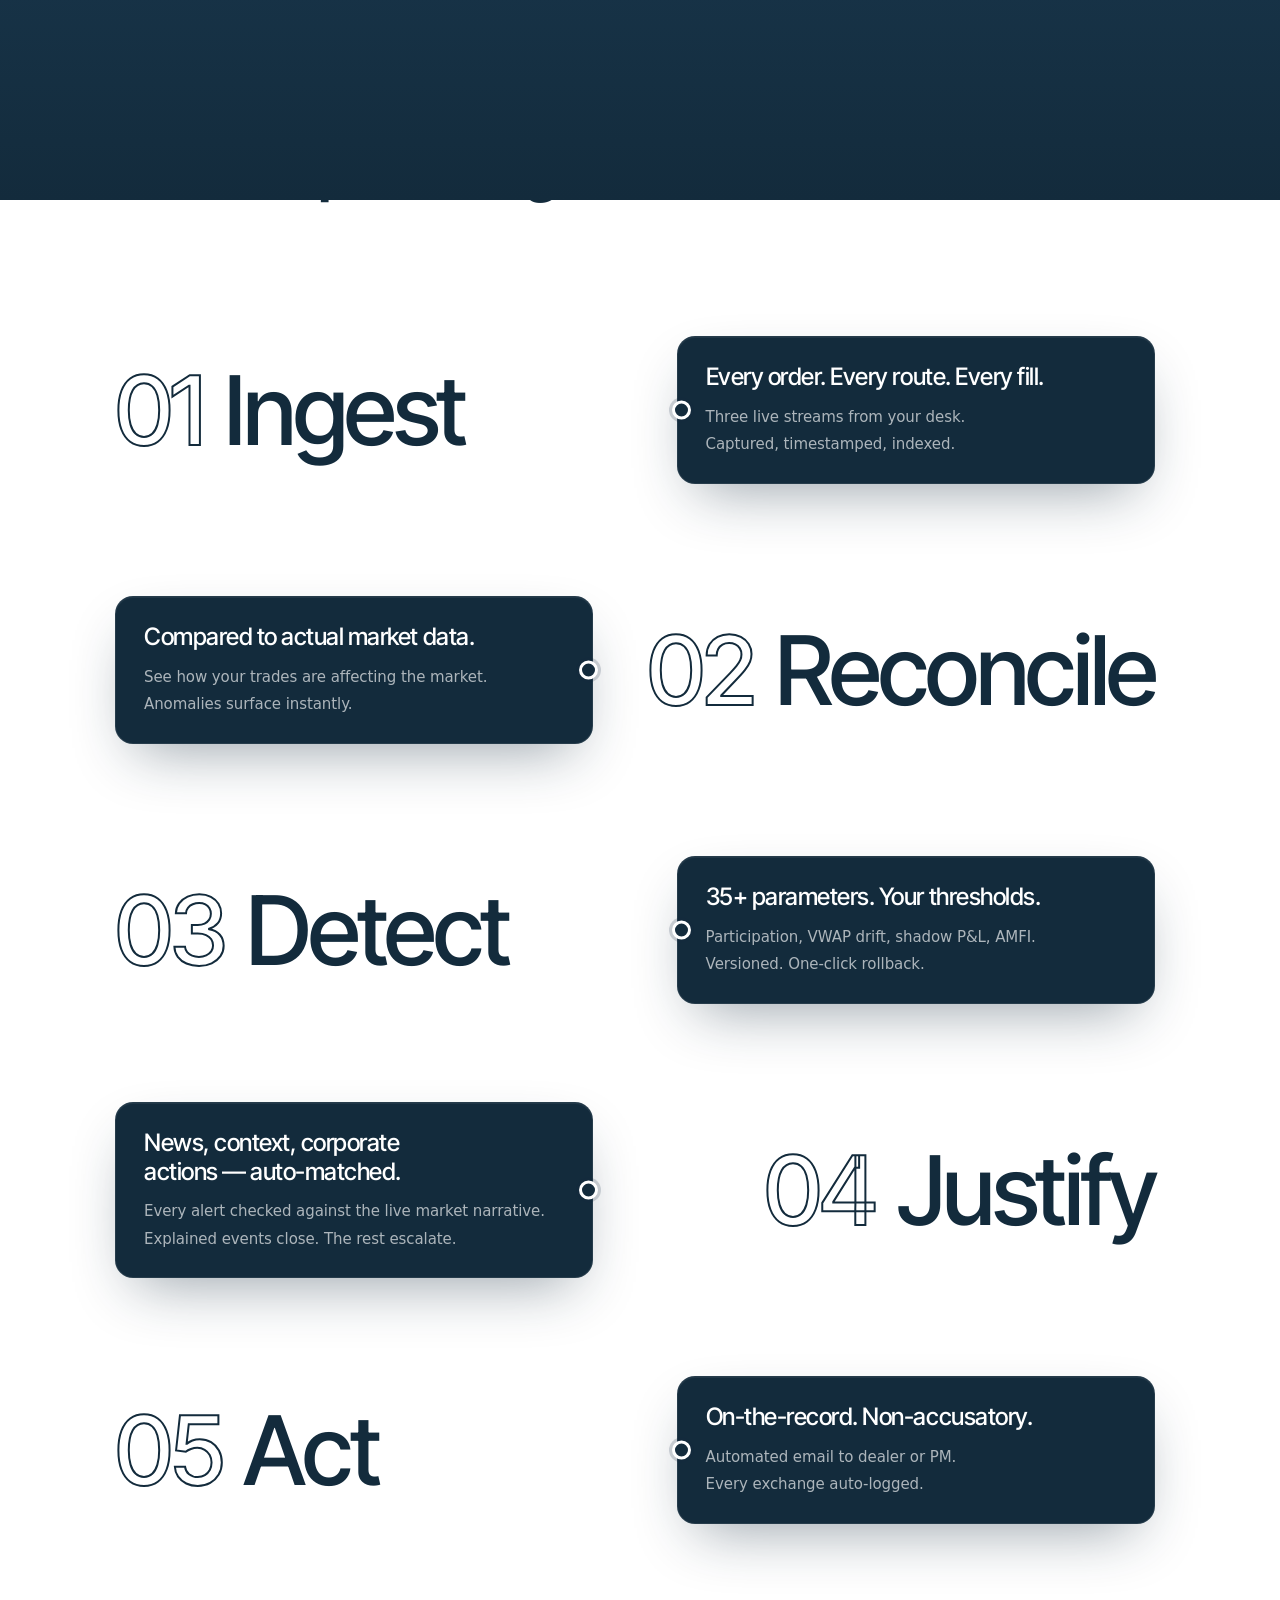
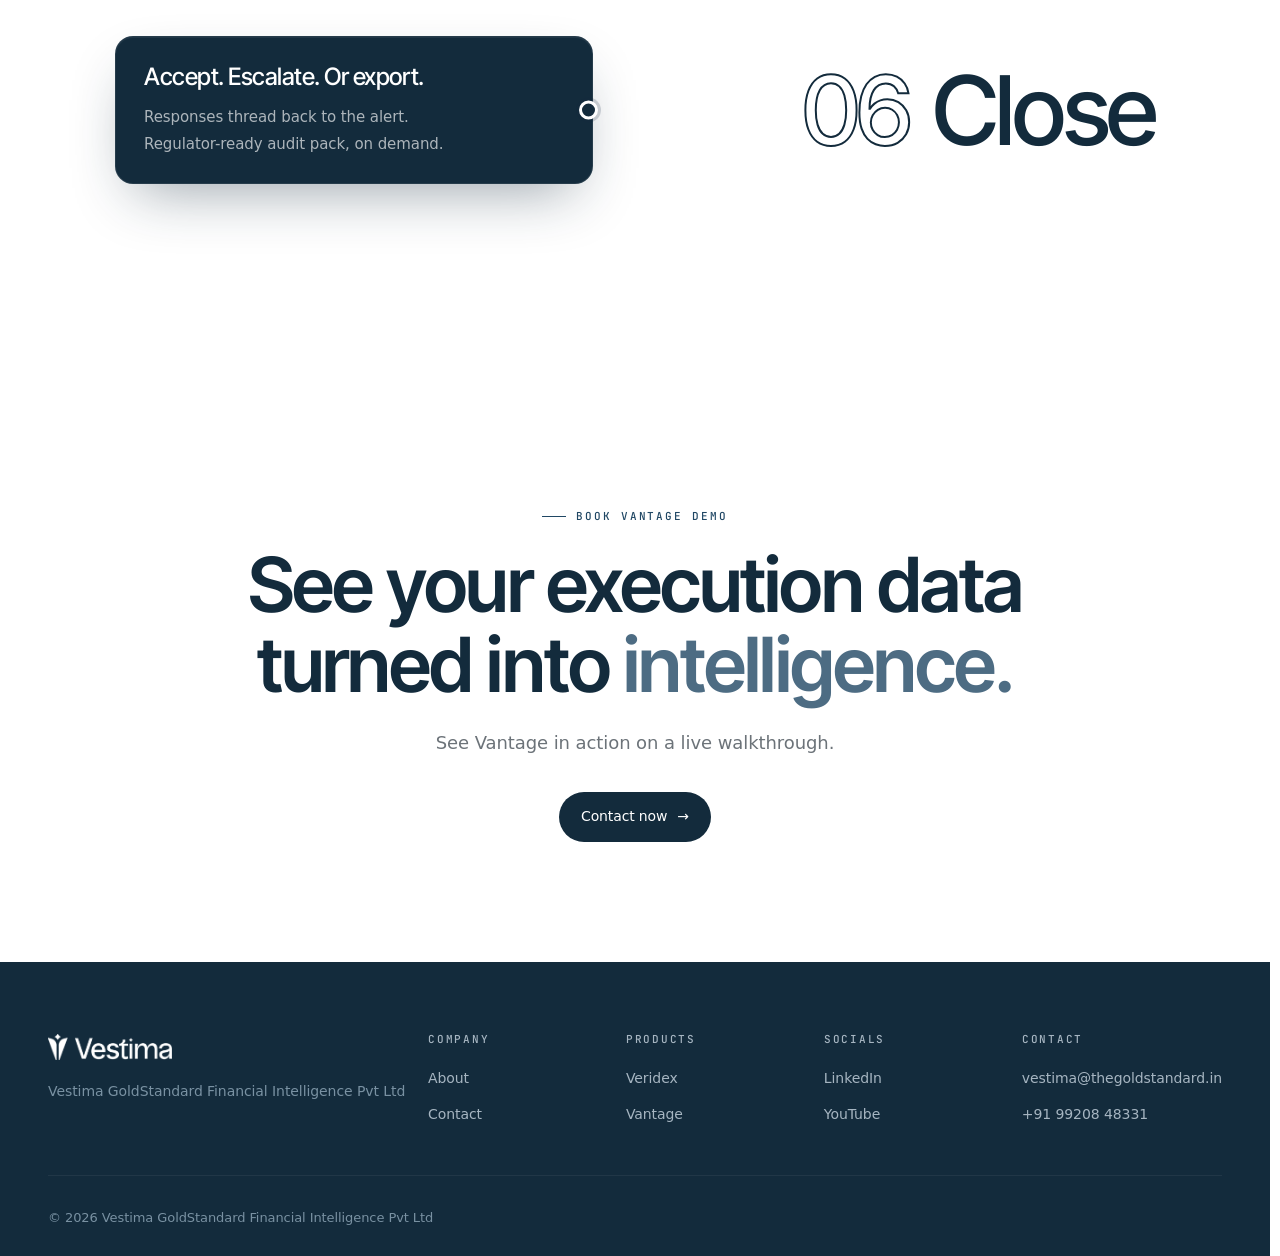
<file: vantage.html>
<!DOCTYPE html>
<html lang="en">
<head>
<meta charset="UTF-8">
<meta name="viewport" content="width=device-width, initial-scale=1.0">
<script>(function(){try{if(sessionStorage.getItem('pt-incoming')==='1'){document.documentElement.classList.add('pt-incoming');}}catch(e){}})();</script>
<title>Vantage — Risk management by Vestima</title>
<link rel="preconnect" href="https://fonts.googleapis.com">
<link rel="preconnect" href="https://fonts.gstatic.com" crossorigin>
<link href="https://fonts.googleapis.com/css2?family=Instrument+Serif:ital@0;1&family=Inter+Tight:wght@400;500;600&family=JetBrains+Mono:wght@400;500&display=swap" rel="stylesheet">
<link rel="stylesheet" href="assets/tokens.css?v=40">
<link rel="stylesheet" href="assets/layout.css?v=40">
<link rel="stylesheet" href="assets/home.css?v=40">
<link rel="stylesheet" href="assets/vantage.css?v=40">
<link rel="stylesheet" href="assets/vantage-zz.css?v=40">
</head>
<body>
<div class="page-transition" id="ptOverlay"><div class="pt-logo"><img src="assets/logo-full.png" alt="Vestima"></div></div>
<div id="page-ticker" aria-hidden="true"></div>

<header class="site-header">
  <a href="/" class="logo"><img src="assets/logo-full.png" alt="Vestima"></a>
  <nav class="nav-links">
    <a href="/">Home</a>
    <a href="/vantage/" class="active">Vantage</a>
    <a href="/veridex/">Veridex</a>
    <a href="/about/">About</a>
    <a href="/contact/">Contact</a>
  </nav>
  <button class="nav-toggle" id="navToggle" aria-label="Menu"><span></span><span></span><span></span></button>
  <a href="/contact/" class="btn btn-primary header-cta">Book a demo</a>
</header>

<section class="product-hero">
  <div class="hero-bg"><div class="grid-lines"></div><div class="wash w1"></div><div class="wash w2"></div></div>
  <div class="container" style="position:relative;z-index:2;">
    <span class="eyebrow" data-reveal>Vantage · Risk management &amp; trade surveillance</span>
    <h1 data-reveal data-delay="1"><em>Vantage</em></h1>
    <p class="lead" data-reveal data-delay="2">An independent surveillance layer for the people <em>accountable</em> for fund integrity.</p>
    <div class="hero-actions" data-reveal data-delay="3">
      <a href="/contact/" class="btn btn-primary">Book demo <span class="arr">→</span></a>
      <a href="#surveillance" class="btn btn-ghost">How it works</a>
    </div>
  </div>
</section>

<!-- WHY IT EXISTS -->
<section class="section" id="why">
  <div class="container">
    <div class="section-head" data-reveal>
      <span class="eyebrow">The problem</span>
      <h2>You are personally accountable —<br>yet dependent on the people you <em>suspect.</em></h2>
    </div>
    <div class="risk-grid">
      <div class="risk-card" data-reveal>
        <div class="rk-tag">01 · Insider threat</div>
        <h4>Discretion without oversight</h4>
        <p>Dealers and fund managers exercise wide latitude every second of the trading day. Manual review cannot keep pace — and won't catch what it is looking at.</p>
      </div>
      <div class="risk-card" data-reveal data-delay="1">
        <div class="rk-tag">02 · Broker collusion</div>
        <h4>External relationships, invisible patterns</h4>
        <p>Front-running, coordinated placement, and IOC manipulation often involve brokers. Without exchange-direct reconciliation, these patterns stay hidden.</p>
      </div>
      <div class="risk-card" data-reveal data-delay="2">
        <div class="rk-tag">03 · No CEO visibility</div>
        <h4>Self-reporting is not a control</h4>
        <p>The leadership is accountable to investors and the regulator — yet has no independent feed of what actually happened on the desk today.</p>
      </div>
    </div>
  </div>
</section>

<!-- WORKFLOW — zig-zag straight-line timeline -->
<section class="section" id="surveillance" style="padding-top:70px">
  <div class="container">
    <div class="section-head" data-reveal>
      <span class="eyebrow">How Vantage works</span>
      <h2>From raw order data to a<br>closed-loop <em>investigation.</em></h2>
    </div>

    <div class="zz" data-reveal>
      <svg class="zz-path" viewBox="0 0 800 1560" preserveAspectRatio="none" aria-hidden="true">
        <!-- Path stays in the gap zones between rows so it never crosses heading text -->
        <path
          d="M 420 130 L 420 260 L 380 260 L 380 390
             L 380 520 L 420 520 L 420 650
             L 420 780 L 380 780 L 380 910
             L 380 1040 L 420 1040 L 420 1170
             L 420 1300 L 380 1300 L 380 1430"
          stroke="#132B3C" stroke-width="3" fill="none" stroke-linecap="round" stroke-linejoin="miter"
          stroke-dasharray="180 2400"
          class="zz-flow-stroke"/>
      </svg>

      <!-- Each row has: heading+number (as watermark background) and a card -->
      <div class="zz-row zz-right">
        <div class="zz-bg"><span class="zz-bn">01</span><span class="zz-bh">Ingest</span></div>
        <div class="zz-card">
          <h4>Every order. Every route. Every fill.</h4>
          <p>Three live streams from your desk.</p>
          <p>Captured, timestamped, indexed.</p>
        </div>
      </div>

      <div class="zz-row zz-left">
        <div class="zz-bg"><span class="zz-bn">02</span><span class="zz-bh">Reconcile</span></div>
        <div class="zz-card">
          <h4>Compared to actual market data.</h4>
          <p>See how your trades are affecting the market.</p>
          <p>Anomalies surface instantly.</p>
        </div>
      </div>

      <div class="zz-row zz-right">
        <div class="zz-bg"><span class="zz-bn">03</span><span class="zz-bh">Detect</span></div>
        <div class="zz-card">
          <h4>35+ parameters. Your thresholds.</h4>
          <p>Participation, VWAP drift, shadow P&amp;L, AMFI.</p>
          <p>Versioned. One-click rollback.</p>
        </div>
      </div>

      <div class="zz-row zz-left">
        <div class="zz-bg"><span class="zz-bn">04</span><span class="zz-bh">Justify</span></div>
        <div class="zz-card">
          <h4>News, context, corporate actions — auto-matched.</h4>
          <p>Every alert checked against the live market narrative.</p>
          <p>Explained events close. The rest escalate.</p>
        </div>
      </div>

      <div class="zz-row zz-right">
        <div class="zz-bg"><span class="zz-bn">05</span><span class="zz-bh">Act</span></div>
        <div class="zz-card">
          <h4>On-the-record. Non-accusatory.</h4>
          <p>Automated email to dealer or PM.</p>
          <p>Every exchange auto-logged.</p>
        </div>
      </div>

      <div class="zz-row zz-left zz-final">
        <div class="zz-bg"><span class="zz-bn">06</span><span class="zz-bh">Close</span></div>
        <div class="zz-card">
          <h4>Accept. Escalate. Or export.</h4>
          <p>Responses thread back to the alert.</p>
          <p>Regulator-ready audit pack, on demand.</p>
        </div>
      </div>
    </div>
  </div>
</section>

<section class="cta">
  <div class="container">
    <span class="eyebrow" data-reveal>Book Vantage demo</span>
    <h2 data-reveal data-delay="1">See your execution data<br>turned into <em>intelligence.</em></h2>
    <p data-reveal data-delay="2">See Vantage in action on a live walkthrough.</p>
    <a href="/contact/" class="btn btn-primary" data-reveal data-delay="3">Contact now <span class="arr">→</span></a>
  </div>
</section>

<footer class="site-footer">
  <div class="container">
    <div class="footer-top">
      <div class="footer-brand"><div class="logo"><img src="assets/logo-full.png" alt="Vestima"></div><p style="white-space:nowrap">Vestima GoldStandard Financial Intelligence Pvt Ltd</p></div>
      <div class="footer-col"><h6>Company</h6><ul><li><a href="/about/">About</a></li><li><a href="/contact/">Contact</a></li></ul></div>
      <div class="footer-col"><h6>Products</h6><ul><li><a href="/veridex/">Veridex</a></li><li><a href="/vantage/">Vantage</a></li></ul></div>
      <div class="footer-col"><h6>Socials</h6><ul><li><a href="https://www.linkedin.com/company/Vestima" target="_blank">LinkedIn</a></li><li><a href="https://www.youtube.com/@VestimaGoldStandard" target="_blank">YouTube</a></li></ul></div>
      <div class="footer-col"><h6>Contact</h6><ul><li><a href="mailto:vestima@thegoldstandard.in">vestima@thegoldstandard.in</a></li><li><a href="tel:+919920848331">+91 99208 48331</a></li></ul></div>
    </div>
    <div class="footer-bottom"><div>© 2026 Vestima GoldStandard Financial Intelligence Pvt Ltd</div></div>
  </div>
</footer>
<script src="assets/site.js?v=40"></script>
</body>
</html>
</file>
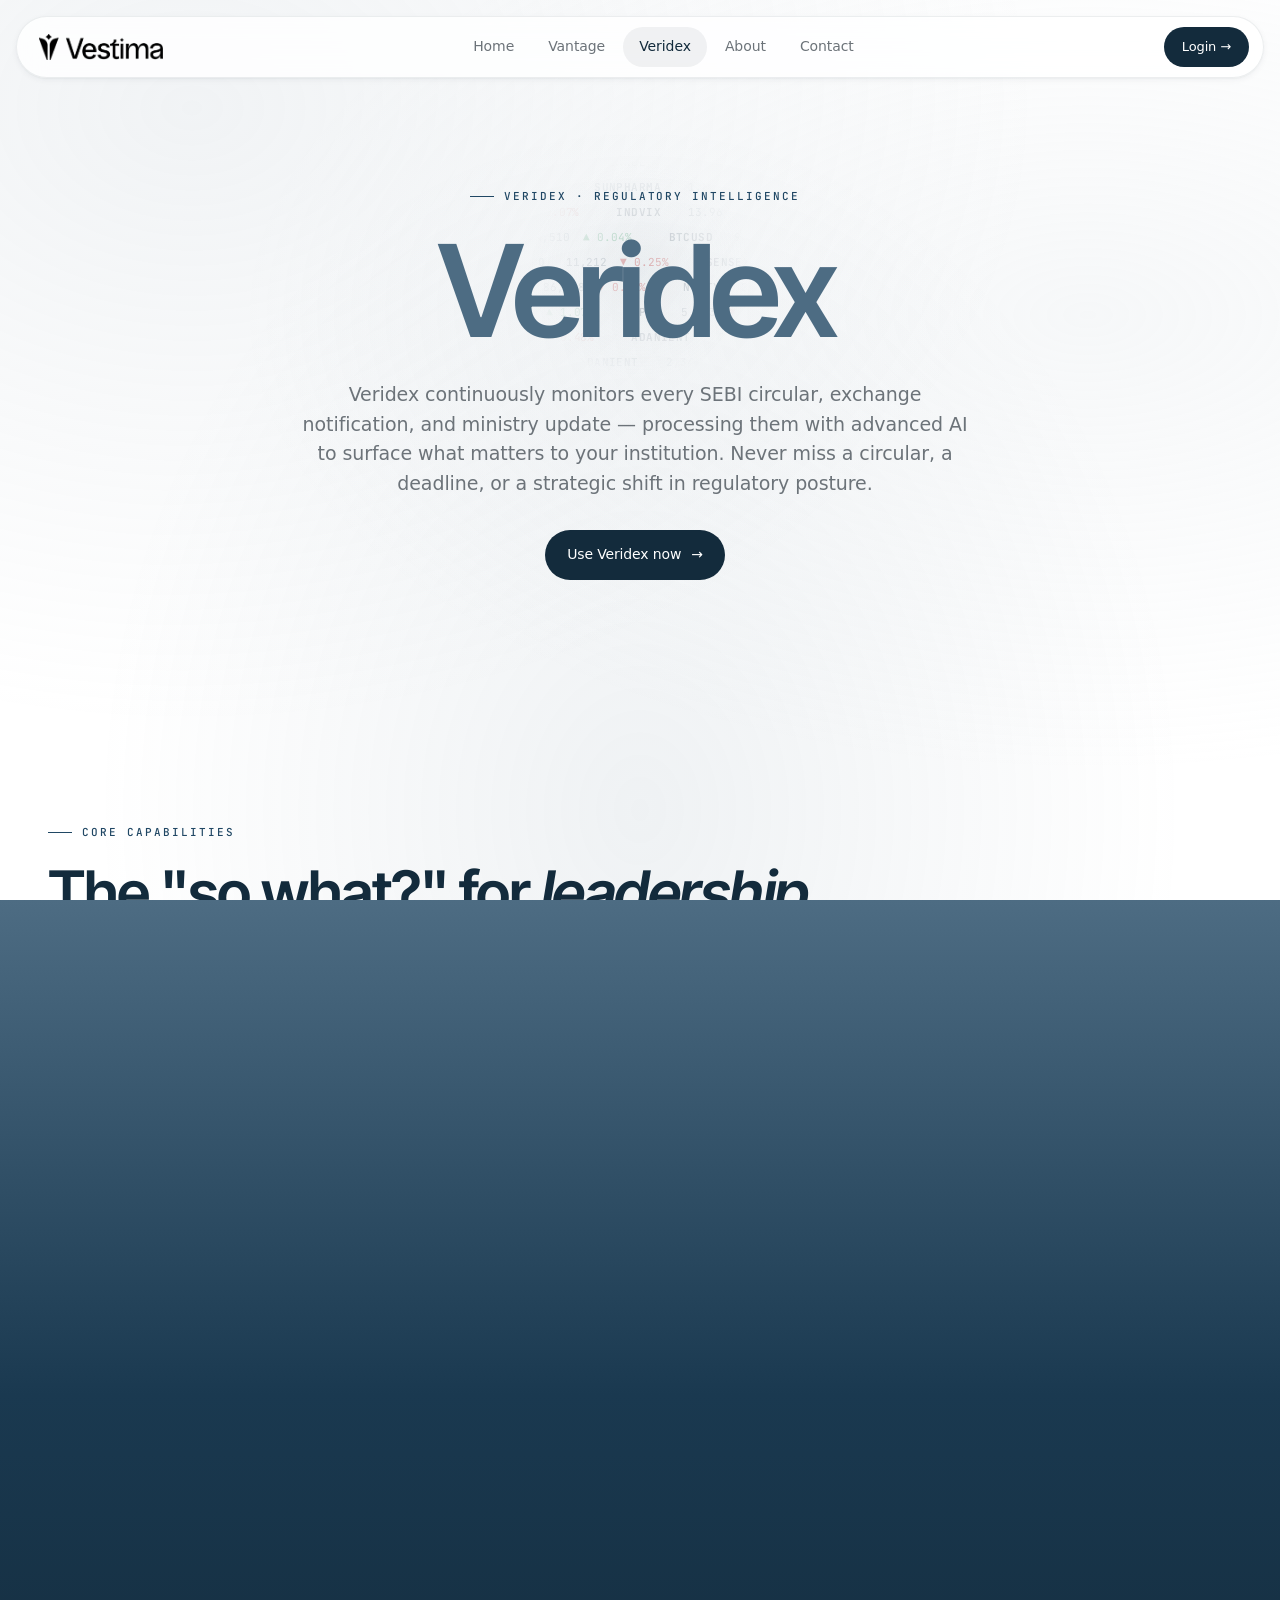
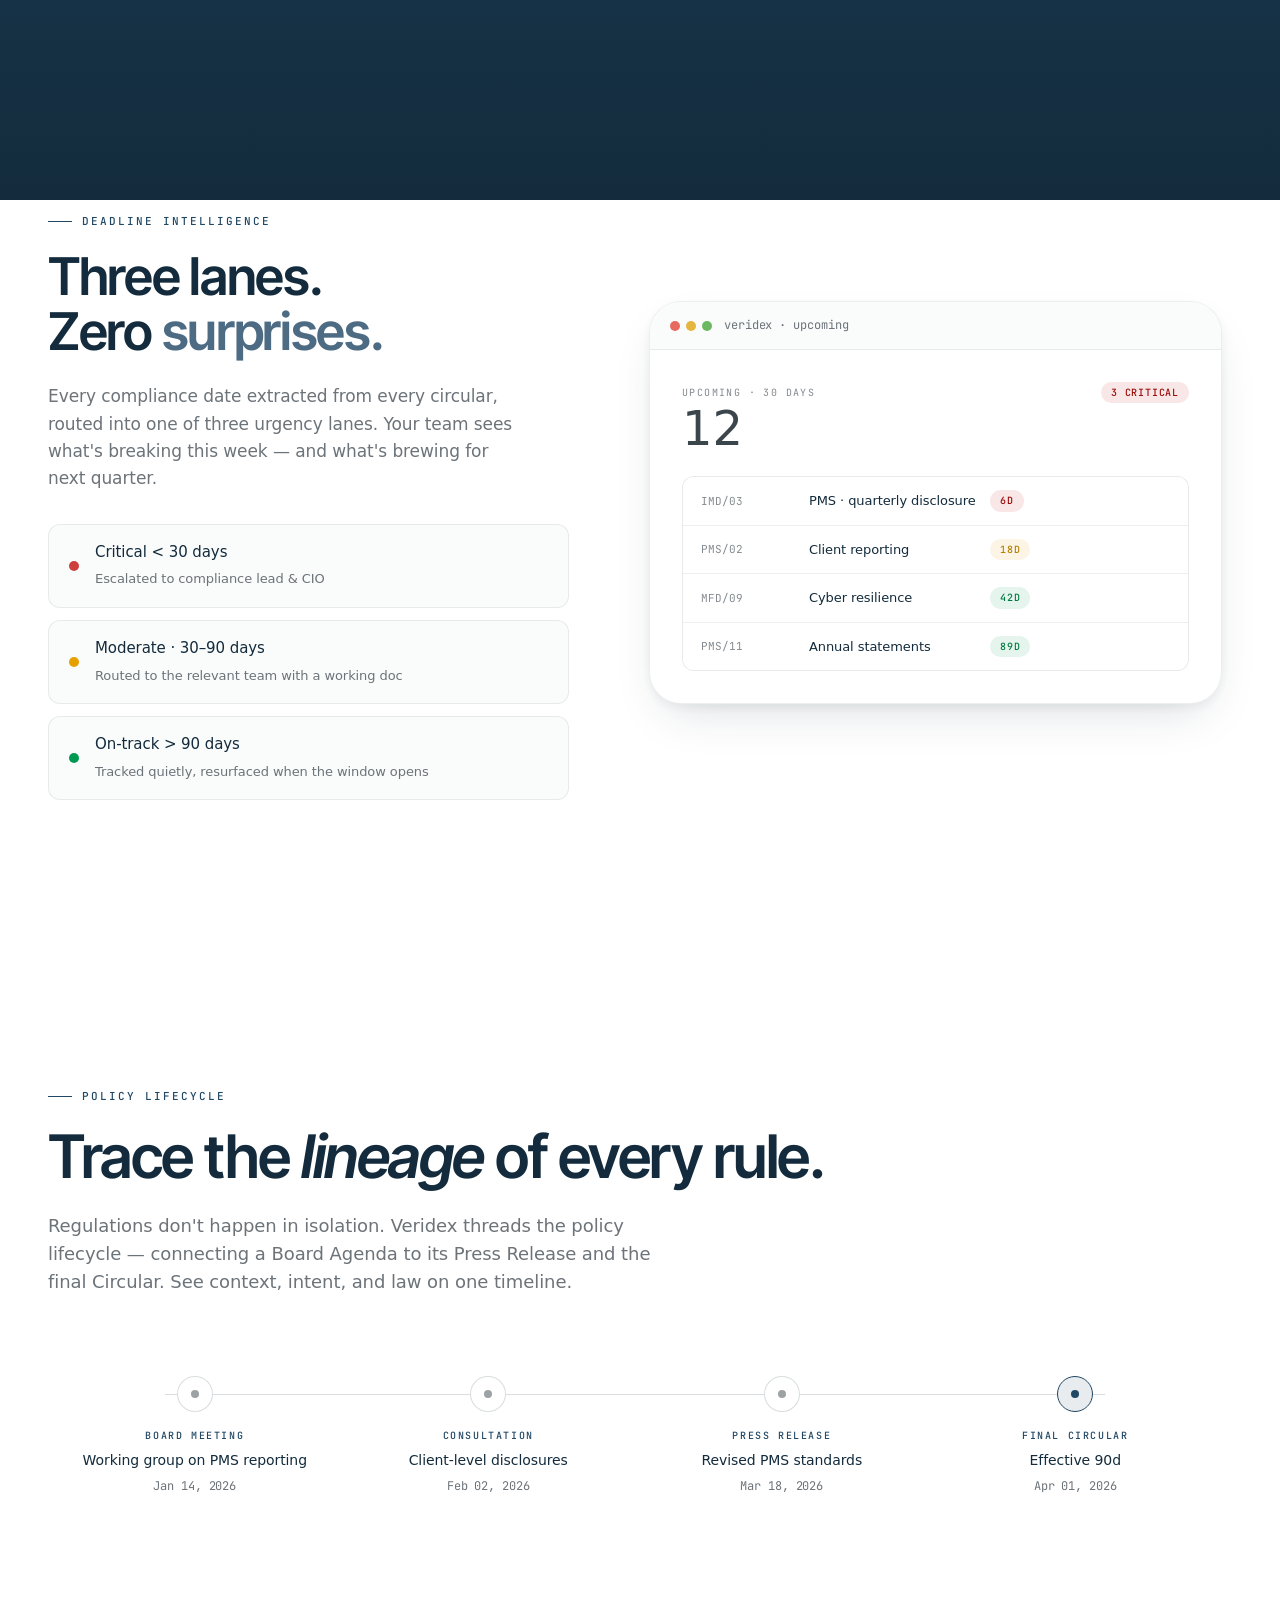
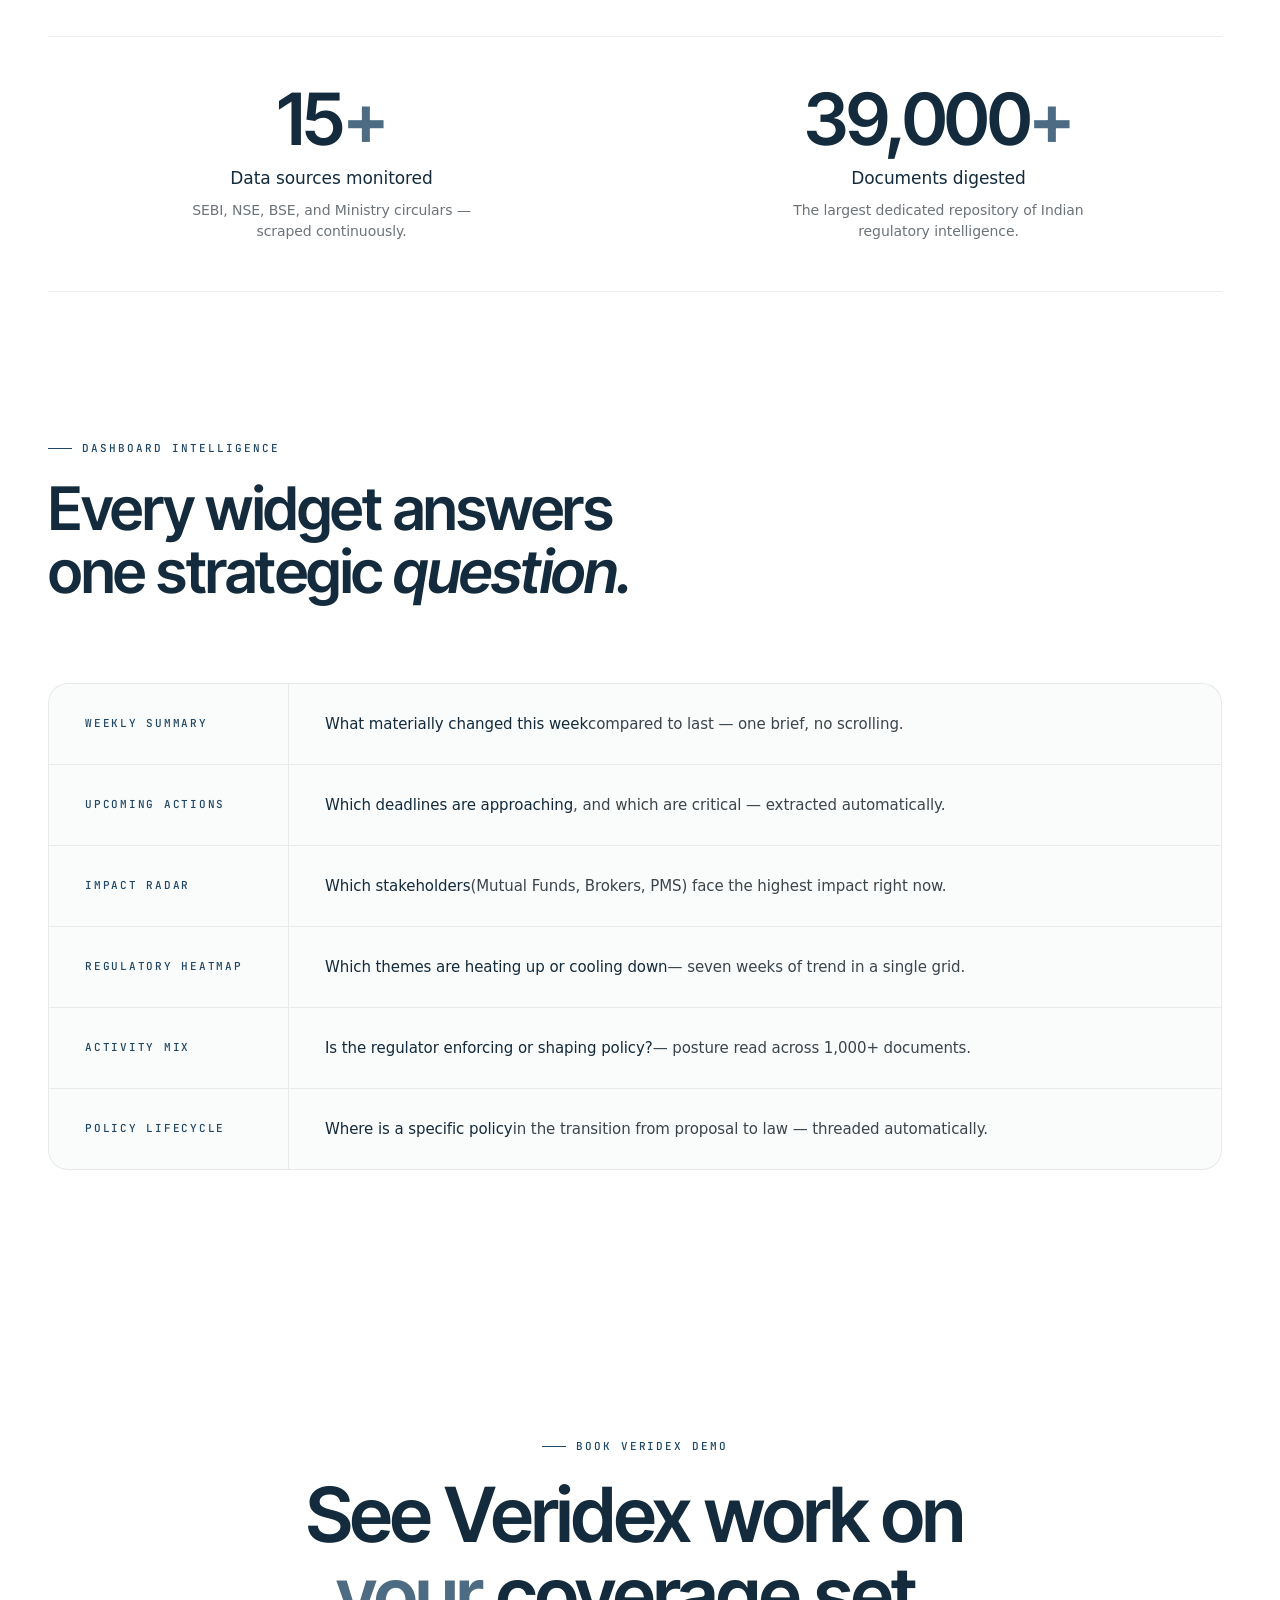
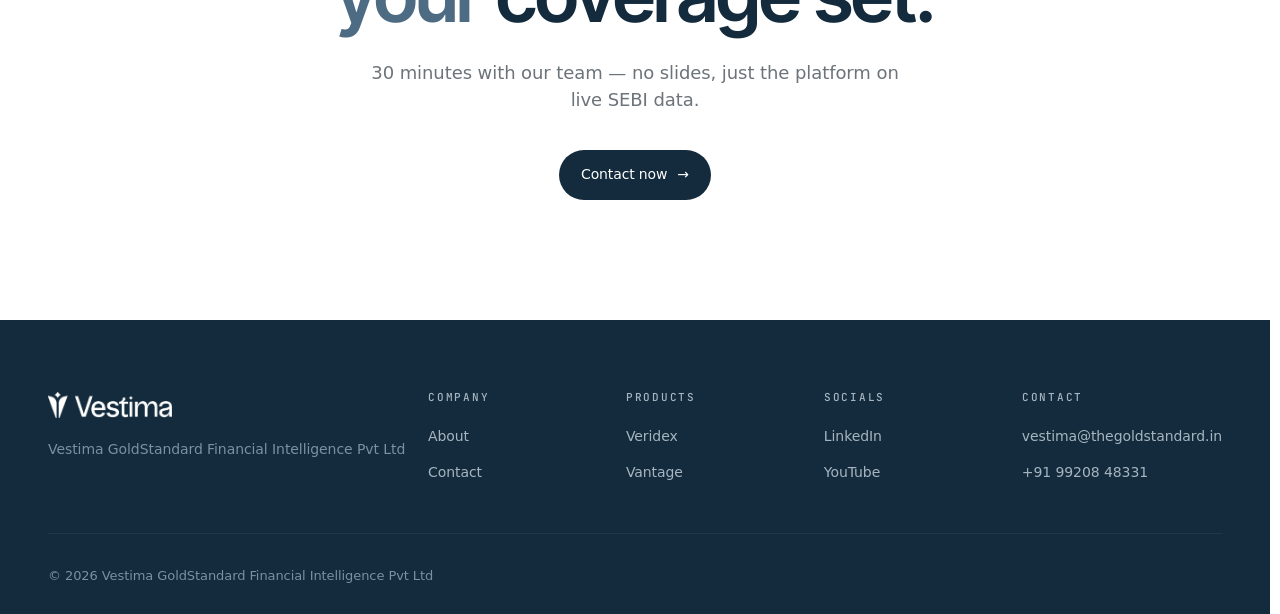
<file: veridex.html>
<!DOCTYPE html>
<html lang="en">
<head>
<meta charset="UTF-8">
<meta name="viewport" content="width=device-width, initial-scale=1.0">
<script>(function(){try{if(sessionStorage.getItem('pt-incoming')==='1'){document.documentElement.classList.add('pt-incoming');}}catch(e){}})();</script>
<title>Veridex — Regulatory intelligence by Vestima</title>
<link rel="preconnect" href="https://fonts.googleapis.com">
<link rel="preconnect" href="https://fonts.gstatic.com" crossorigin>
<link href="https://fonts.googleapis.com/css2?family=Instrument+Serif:ital@0;1&family=Inter+Tight:wght@400;500;600&family=JetBrains+Mono:wght@400;500&display=swap" rel="stylesheet">
<link rel="stylesheet" href="assets/tokens.css?v=25">
<link rel="stylesheet" href="assets/layout.css?v=25">
<link rel="stylesheet" href="assets/home.css?v=25">
</head>
<body>
<div class="page-transition" id="ptOverlay"><div class="pt-logo"><img src="assets/logo-full.png" alt="Vestima"></div></div>
<div id="page-ticker" aria-hidden="true"></div>

<header class="site-header">
  <a href="/" class="logo"><img src="assets/logo-full.png" alt="Vestima"></a>
  <nav class="nav-links">
    <a href="/">Home</a>
    <a href="/vantage/">Vantage</a>
    <a href="/veridex/" class="active">Veridex</a>
    <a href="/about/">About</a>
    <a href="/contact/">Contact</a>
  </nav>
  <button class="nav-toggle" id="navToggle" aria-label="Menu"><span></span><span></span><span></span></button>
  <a href="https://veridex.vestima.in/login" target="_blank" class="btn btn-primary header-cta">Login →</a>
</header>

<section class="product-hero">
  <div class="hero-bg">
    <div class="grid-lines"></div>
    <div class="wash w1"></div>
    <div class="wash w2"></div>
  </div>
  <div class="container" style="position:relative;z-index:2;">
    <span class="eyebrow" data-reveal>Veridex · Regulatory intelligence</span>
    <h1 data-reveal data-delay="1"><em>Veridex</em></h1>
    <p class="lead" data-reveal data-delay="2">Veridex continuously monitors every SEBI circular, exchange notification, and ministry update — processing them with advanced AI to surface what matters to your institution. Never miss a circular, a deadline, or a strategic shift in regulatory posture.</p>
    <div class="hero-actions" data-reveal data-delay="3">
      <a href="https://veridex.vestima.in/login" target="_blank" class="btn btn-primary">Use Veridex now <span class="arr">→</span></a>
    </div>
  </div>
</section>

<section class="section" id="capabilities">
  <div class="container">
    <div class="section-head" data-reveal>
      <span class="eyebrow">Core capabilities</span>
      <h2>The "so what?" for <em>leadership.</em></h2>
      <p>We reduce 100+ page consultation papers and complex circulars into 3–5 high-impact bullet points. Veridex filters the noise, identifying material changes to your business model in seconds.</p>
    </div>
    <div class="caps-grid">
      <div class="cap" data-reveal><div class="num">01 · Executive brief</div><h4>Materiality detection</h4><p>Instantly flags "high-impact" updates across your coverage set, so leadership sees what matters without scrolling.</p></div>
      <div class="cap" data-reveal data-delay="1"><div class="num">02 · Routing</div><h4>Stakeholder tagging</h4><p>Categorizes every update for Mutual Funds, Brokers, or PMS — so the right team gets the right brief.</p></div>
      <div class="cap" data-reveal data-delay="2"><div class="num">03 · Deadlines</div><h4>Precision deadline tracking</h4><p>Automatically extracts every compliance date hidden inside SEBI documents and surfaces them as a live calendar.</p></div>
      <div class="cap" data-reveal data-delay="3"><div class="num">04 · Posture</div><h4>Sentiment radar</h4><p>Quantifies whether SEBI is in "policy-shaping" or "enforcement" mode by analyzing 1,000+ latest documents.</p></div>
    </div>
  </div>
</section>

<section class="section">
  <div class="container">
    <div class="split">
      <div class="split-text" data-reveal>
        <span class="eyebrow">Deadline intelligence</span>
        <h2>Three lanes. Zero <em>surprises.</em></h2>
        <p>Every compliance date extracted from every circular, routed into one of three urgency lanes. Your team sees what's breaking this week — and what's brewing for next quarter.</p>
        <div class="lanes">
          <div class="lane crit"><span class="dot"></span><div><strong>Critical &lt; 30 days</strong><span>Escalated to compliance lead &amp; CIO</span></div></div>
          <div class="lane high"><span class="dot"></span><div><strong>Moderate · 30–90 days</strong><span>Routed to the relevant team with a working doc</span></div></div>
          <div class="lane ok"><span class="dot"></span><div><strong>On-track &gt; 90 days</strong><span>Tracked quietly, resurfaced when the window opens</span></div></div>
        </div>
      </div>
      <div class="split-visual" data-reveal data-delay="1">
        <div class="dashboard">
          <div class="dashboard-chrome"><div class="dots"><span></span><span></span><span></span></div><div class="title">veridex · upcoming</div></div>
          <div style="padding:32px;">
            <div style="display:flex;justify-content:space-between;align-items:baseline;margin-bottom:24px;">
              <div><div style="font-family:var(--font-mono);font-size:10px;letter-spacing:0.14em;color:var(--text-subtle);text-transform:uppercase;">Upcoming · 30 days</div><div style="font-family:var(--font-display);font-size:48px;color:var(--text-head);line-height:1;margin-top:4px;">12</div></div>
              <span class="pill crit">3 critical</span>
            </div>
            <div class="dash-table">
              <div class="tr"><span class="id">IMD/03</span><span class="title">PMS · quarterly disclosure</span><span class="pill crit">6d</span><span></span></div>
              <div class="tr"><span class="id">PMS/02</span><span class="title">Client reporting</span><span class="pill high">18d</span><span></span></div>
              <div class="tr"><span class="id">MFD/09</span><span class="title">Cyber resilience</span><span class="pill ok">42d</span><span></span></div>
              <div class="tr"><span class="id">PMS/11</span><span class="title">Annual statements</span><span class="pill ok">89d</span><span></span></div>
            </div>
          </div>
        </div>
      </div>
    </div>
  </div>
</section>

<section class="section">
  <div class="container">
    <div class="section-head" data-reveal>
      <span class="eyebrow">Policy lifecycle</span>
      <h2>Trace the <em>lineage</em> of every rule.</h2>
      <p>Regulations don't happen in isolation. Veridex threads the policy lifecycle — connecting a Board Agenda to its Press Release and the final Circular. See context, intent, and law on one timeline.</p>
    </div>
    <div class="timeline" data-reveal>
      <div class="t-step"><div class="t-dot"></div><div class="t-kind">Board meeting</div><div class="t-title">Working group on PMS reporting</div><div class="t-date">Jan 14, 2026</div></div>
      <div class="t-step"><div class="t-dot"></div><div class="t-kind">Consultation</div><div class="t-title">Client-level disclosures</div><div class="t-date">Feb 02, 2026</div></div>
      <div class="t-step"><div class="t-dot"></div><div class="t-kind">Press release</div><div class="t-title">Revised PMS standards</div><div class="t-date">Mar 18, 2026</div></div>
      <div class="t-step active"><div class="t-dot"></div><div class="t-kind">Final circular</div><div class="t-title">Effective 90d</div><div class="t-date">Apr 01, 2026</div></div>
    </div>
  </div>
</section>

<section class="section-sm" style="padding:0">
  <div class="container">
    <div class="stat-pair" data-reveal>
      <div class="stat"><div class="big"><span data-count="15">0</span><span class="unit">+</span></div><div class="lbl">Data sources monitored</div><div class="sub">SEBI, NSE, BSE, and Ministry circulars — scraped continuously.</div></div>
      <div class="stat"><div class="big"><span data-count="39000">0</span><span class="unit">+</span></div><div class="lbl">Documents digested</div><div class="sub">The largest dedicated repository of Indian regulatory intelligence.</div></div>
    </div>
  </div>
</section>

<section class="section">
  <div class="container">
    <div class="section-head" data-reveal>
      <span class="eyebrow">Dashboard intelligence</span>
      <h2>Every widget answers one strategic <em>question.</em></h2>
    </div>
    <div class="spec" data-reveal data-delay="1">
      <div class="row"><div class="k">Weekly summary</div><div class="v"><strong>What materially changed this week</strong> compared to last — one brief, no scrolling.</div></div>
      <div class="row"><div class="k">Upcoming actions</div><div class="v"><strong>Which deadlines are approaching</strong>, and which are critical — extracted automatically.</div></div>
      <div class="row"><div class="k">Impact radar</div><div class="v"><strong>Which stakeholders</strong> (Mutual Funds, Brokers, PMS) face the highest impact right now.</div></div>
      <div class="row"><div class="k">Regulatory heatmap</div><div class="v"><strong>Which themes are heating up or cooling down</strong> — seven weeks of trend in a single grid.</div></div>
      <div class="row"><div class="k">Activity mix</div><div class="v"><strong>Is the regulator enforcing or shaping policy?</strong> — posture read across 1,000+ documents.</div></div>
      <div class="row"><div class="k">Policy lifecycle</div><div class="v"><strong>Where is a specific policy</strong> in the transition from proposal to law — threaded automatically.</div></div>
    </div>
  </div>
</section>

<section class="cta">
  <div class="container">
    <span class="eyebrow" data-reveal>Book Veridex demo</span>
    <h2 data-reveal data-delay="1">See Veridex work on <em>your</em> coverage set.</h2>
    <p data-reveal data-delay="2">30 minutes with our team — no slides, just the platform on live SEBI data.</p>
    <a href="/contact/" class="btn btn-primary" data-reveal data-delay="3">Contact now <span class="arr">→</span></a>
  </div>
</section>

<footer class="site-footer">
  <div class="container">
    <div class="footer-top">
      <div class="footer-brand"><div class="logo"><img src="assets/logo-full.png" alt="Vestima"></div><p style="white-space:nowrap">Vestima GoldStandard Financial Intelligence Pvt Ltd</p></div>
      <div class="footer-col"><h6>Company</h6><ul><li><a href="/about/">About</a></li><li><a href="/contact/">Contact</a></li></ul></div>
      <div class="footer-col"><h6>Products</h6><ul><li><a href="/veridex/">Veridex</a></li><li><a href="/vantage/">Vantage</a></li></ul></div>
      <div class="footer-col"><h6>Socials</h6><ul><li><a href="https://www.linkedin.com/company/Vestima" target="_blank">LinkedIn</a></li><li><a href="https://www.youtube.com/@VestimaGoldStandard" target="_blank">YouTube</a></li></ul></div>
      <div class="footer-col"><h6>Contact</h6><ul><li><a href="mailto:vestima@thegoldstandard.in">vestima@thegoldstandard.in</a></li><li><a href="tel:+919920848331">+91 99208 48331</a></li></ul></div>
    </div>
    <div class="footer-bottom"><div>© 2026 Vestima GoldStandard Financial Intelligence Pvt Ltd</div></div>
  </div>
</footer>
<script src="assets/site.js?v=25"></script>
</body>
</html>
</file>
<file: assets/tokens.css>
/* ============================================================
   VESTIMA · brand tokens
   Primary: Vestima Blue (deep navy)
   Typography: Inter Tight (display) + DM Sans (body)
   ============================================================ */

:root {
  /* ===== PRIMARY · Vestima Blue ===== */
  --primary-100: #E8ECEF;
  --primary-200: #D2DAE0;
  --primary-300: #A6B5C1;
  --primary-400: #7991A2;
  --primary-500: #4D6C83;
  --primary-600: #204764;   /* default */
  --primary-700: #1A3950;
  --primary-800: #132B3C;   /* deep navy */

  /* ===== SECONDARY · Vestima White ===== */
  --secondary-100: #FFFFFF;
  --secondary-200: #FAFBFB;
  --secondary-300: #F5F6F7;
  --secondary-400: #F0F2F3;
  --secondary-500: #EBEDEF;
  --secondary-600: #E6E9EB;
  --secondary-700: #B8BABC;
  --secondary-800: #8A8C8D;

  /* ===== TERTIARY · Vestima Grey ===== */
  --tertiary-100: #E6E9EB;
  --tertiary-200: #B5B9BB;
  --tertiary-300: #9DA2A5;
  --tertiary-400: #848A8F;
  --tertiary-500: #6C7379;
  --tertiary-600: #545C63;
  --tertiary-700: #3B454C;
  --tertiary-800: #0A161F;

  /* ===== STATE ===== */
  --warning-100: #FCF5E5; --warning-500: #EAB333; --warning-600: #E5A000; --warning-700: #B78000;
  --alert-100:   #F8E7E6; --alert-500:   #CC3F3D; --alert-600:   #C00F0C; --alert-700:   #9A0C0A;
  --success-100: #E5F4ED; --success-500: #33AD74; --success-600: #009951; --success-700: #007A41;

  /* ===== SEMANTIC · Light mode ===== */
  --surface-page:    #FFFFFF;
  --surface-raised:  #FAFBFB;
  --surface-sunken:  #F5F6F7;
  --surface-tint:    #F0F2F3;
  --surface-dark:    var(--primary-800);

  --text-heading:    var(--primary-800);
  --text-body:       var(--tertiary-700);
  --text-muted:      var(--tertiary-500);
  --text-subtle:     var(--tertiary-400);
  --text-on-dark:    #FFFFFF;
  --text-on-dark-muted: #A6B5C1;

  --line:        rgba(19,43,60,0.08);
  --line-strong: rgba(19,43,60,0.16);
  --line-on-dark: rgba(255,255,255,0.10);

  /* ===== ACCENT (subtle — used sparingly for highlights) ===== */
  --accent:      var(--primary-600);
  --accent-soft: var(--primary-100);

  /* ===== SHADOW ===== */
  --shadow-xs: 0 1px 2px rgba(19,43,60,0.04);
  --shadow-sm: 0 2px 6px rgba(19,43,60,0.05), 0 1px 2px rgba(19,43,60,0.04);
  --shadow-md: 0 8px 24px -8px rgba(19,43,60,0.10), 0 2px 6px rgba(19,43,60,0.04);
  --shadow-lg: 0 20px 50px -18px rgba(19,43,60,0.18), 0 4px 12px rgba(19,43,60,0.06);
  --shadow-navy: 0 30px 60px -24px rgba(19,43,60,0.35);

  /* ===== RADIUS (from token spec) ===== */
  --r-xxs: 2px;
  --r-xs:  4px;
  --r-sm:  8px;
  --r-md:  12px;
  --r-lg:  20px;
  --r-xl:  32px;

  /* ===== TYPE ===== */
  --font-heading: 'Inter Tight', -apple-system, BlinkMacSystemFont, system-ui, sans-serif;
  --font-body:    'DM Sans', -apple-system, BlinkMacSystemFont, system-ui, sans-serif;
  --font-mono:    'JetBrains Mono', ui-monospace, monospace;

  /* ===== LAYOUT ===== */
  --max-w: 1440px;
  --gutter: 48px;

  /* ===== EASING ===== */
  --e-out:    cubic-bezier(.2,.8,.2,1);
  --e-in-out: cubic-bezier(.65,0,.35,1);
}

/* BASE */
* { box-sizing: border-box; margin: 0; padding: 0; }
html { background: var(--surface-page); color: var(--text-body); }
body { background: transparent; color: var(--text-body); }
body {
  font-family: var(--font-body);
  font-size: 16px;
  line-height: 1.55;
  letter-spacing: -0.005em;
  -webkit-font-smoothing: antialiased;
  -moz-osx-font-smoothing: grayscale;
  overflow-x: hidden;
}

h1, h2, h3, h4, h5, h6 {
  font-family: var(--font-heading);
  color: var(--text-heading);
  font-weight: 600;
  letter-spacing: -0.025em;
  line-height: 1.05;
  text-wrap: balance;
}
h4, h5, h6 { font-weight: 500; letter-spacing: -0.015em; }

p { color: var(--text-body); text-wrap: pretty; font-family: var(--font-body); }

a { color: inherit; text-decoration: none; }
button { font-family: inherit; cursor: pointer; border: none; background: none; color: inherit; }
img, svg { display: block; max-width: 100%; }

::selection { background: var(--primary-800); color: var(--secondary-100); }

:focus-visible {
  outline: 2px solid var(--primary-600);
  outline-offset: 2px;
  border-radius: 4px;
}

/* ============================================================
   Page transition overlay — slide up to cover, slide down to reveal
   ============================================================ */
.page-transition {
  position: fixed;
  inset: 0;
  z-index: 9999;
  pointer-events: none;
  transform: translateY(100%);
  background: linear-gradient(180deg, var(--primary-500) 0%, var(--primary-700) 55%, var(--primary-800) 100%);
  display: flex;
  align-items: center;
  justify-content: center;
  will-change: transform;
}
.page-transition .pt-logo {
  display: flex;
  align-items: center;
  gap: 14px;
  opacity: 0;
  transform: translateY(8px) scale(.98);
  transition: opacity .4s ease .1s, transform .5s cubic-bezier(.2,.8,.2,1) .1s;
}
.page-transition .pt-logo img {
  height: 64px;
  width: auto;
  /* invert black logo → white for dark overlay */
  filter: brightness(0) invert(1);
}
.page-transition.covering { transform: translateY(0); pointer-events: all; }
.page-transition.covering .pt-logo,
.page-transition.anim-up .pt-logo { opacity: 1; transform: translateY(0) scale(1); }

.page-transition.anim-up    { animation: pt-up    0.22s cubic-bezier(.7,0,.3,1) forwards; pointer-events: all; }
.page-transition.anim-down  { animation: pt-down  0.28s cubic-bezier(.6,.05,.25,1) forwards; }
@keyframes pt-up   { from { transform: translateY(100%); } to { transform: translateY(0); } }
@keyframes pt-down { from { transform: translateY(0); }    to { transform: translateY(-100%); } }

/* subtle hold on the outgoing page content while cover rises.
   NOTE: header uses transform: translateX(-50%) to center — don't override it.
   Apply squeeze only to main + footer. Header just fades via opacity. */
body.pt-squeezing main,
body.pt-squeezing .site-footer {
  animation: pt-squeeze 0.42s cubic-bezier(.7,0,.3,1) forwards;
}
body.pt-squeezing .site-header {
  animation: pt-header-fade 0.42s cubic-bezier(.7,0,.3,1) forwards;
}
@keyframes pt-squeeze {
  0%   { transform: scale(1); opacity: 1; filter: blur(0); }
  100% { transform: scale(0.97); opacity: 0.35; filter: blur(3px); }
}
@keyframes pt-header-fade {
  0%   { opacity: 1; filter: blur(0); }
  100% { opacity: 0.25; filter: blur(3px); }
}
/* While incoming transition is active, hide content and show covered overlay — NO flash */
html.pt-incoming body > *:not(.page-transition):not(script) { visibility: hidden; }
html.pt-incoming .page-transition { transform: translateY(0) !important; pointer-events: all; display: flex; }
html.pt-incoming .page-transition .pt-logo { opacity: 1 !important; transform: translateY(0) scale(1) !important; }

/* Reserve scrollbar space so content doesn't shift right when overlay covers */
html { scrollbar-gutter: stable; scrollbar-color: var(--tertiary-300) transparent; scrollbar-width: thin; }

@media (max-width: 640px) {
  :root { --gutter: 20px; }
}
::-webkit-scrollbar { width: 10px; height: 10px; }
::-webkit-scrollbar-thumb { background: var(--tertiary-300); border-radius: 10px; }
::-webkit-scrollbar-track { background: transparent; }

/* ============================================================
   Ambient page background — ticker revealed only near cursor
   ============================================================ */
/* Base layer: soft paper gradient (replaces old grid lines) */
body::before {
  content: "";
  position: fixed;
  inset: 0;
  z-index: -2;
  background:
    radial-gradient(ellipse at 15% 12%, rgba(166,181,193,0.16), transparent 55%),
    radial-gradient(ellipse at 85% 35%, rgba(210,218,224,0.20), transparent 55%),
    radial-gradient(ellipse at 50% 90%, rgba(121,145,162,0.12), transparent 60%);
  pointer-events: none;
}
/* Very soft pale-blue halo under the cursor */
body::after {
  content: "";
  position: fixed;
  inset: 0;
  z-index: -1;
  pointer-events: none;
  background: radial-gradient(
    110px circle at var(--mx, 50%) var(--my, 30%),
    rgba(166, 181, 193, 0.12),
    rgba(210, 218, 224, 0.05) 55%,
    transparent 100%
  );
}

/* Page-wide ticker layer — revealed only near cursor */
#page-ticker {
  position: fixed;
  inset: 0;
  z-index: -1;
  pointer-events: none;
  overflow: hidden;
  opacity: 0.45;
  -webkit-mask-image: radial-gradient(
    110px circle at var(--mx, 50%) var(--my, 30%),
    rgba(0,0,0,0.9),
    rgba(0,0,0,0.3) 55%,
    transparent 100%
  );
          mask-image: radial-gradient(
    110px circle at var(--mx, 50%) var(--my, 30%),
    rgba(0,0,0,0.9),
    rgba(0,0,0,0.3) 55%,
    transparent 100%
  );
}
#page-ticker .tk-row {
  display: flex;
  white-space: nowrap;
  font-family: var(--font-mono);
  font-size: 11px;
  line-height: 1;
  padding: 6px 0;
  will-change: transform;
}
#page-ticker .tk-row:nth-child(odd)  { animation: pt-scroll-l 90s linear infinite; }
#page-ticker .tk-row:nth-child(even) { animation: pt-scroll-r 110s linear infinite; }
#page-ticker .tk-row:nth-child(3n)   { animation-duration: 75s; }
#page-ticker .tk-row:nth-child(5n)   { animation-duration: 130s; }
@keyframes pt-scroll-l { from { transform: translateX(0); } to { transform: translateX(-50%); } }
@keyframes pt-scroll-r { from { transform: translateX(-50%); } to { transform: translateX(0); } }

#page-ticker .tk-cell {
  display: inline-flex;
  align-items: center;
  gap: 8px;
  padding: 0 16px;
  color: rgba(70, 90, 110, 0.55);
}
#page-ticker .tk-sym { color: rgba(40, 60, 80, 0.85); font-weight: 600; letter-spacing: 0.04em; }
#page-ticker .tk-px  { color: rgba(60, 80, 100, 0.75); font-variant-numeric: tabular-nums; min-width: 54px; text-align: right; }
#page-ticker .tk-chg { font-variant-numeric: tabular-nums; min-width: 48px; text-align: right; transition: color .15s, background .25s; padding: 1px 5px; border-radius: 3px; }
#page-ticker .tk-chg.up   { color: #1a8a4a; }
#page-ticker .tk-chg.down { color: #c73838; }
#page-ticker .tk-chg.flash-up   { background: rgba(60, 180, 110, 0.22); color: #0c6a34; }
#page-ticker .tk-chg.flash-down { background: rgba(210, 70, 70, 0.22);  color: #8a1a1a; }
</file>
<file: assets/layout.css>
/* ============================================================
   Layout · primitives · header · footer
   ============================================================ */

.container {
  max-width: var(--max-w);
  margin: 0 auto;
  padding: 0 var(--gutter);
  position: relative;
}

.section { padding: 140px 0; position: relative; }
.section-sm { padding: 96px 0; }
.section-lg { padding: 180px 0; }

/* Eyebrow label */
.eyebrow {
  display: inline-flex;
  align-items: center;
  gap: 10px;
  font-family: var(--font-mono);
  font-size: 11px;
  font-weight: 500;
  letter-spacing: 0.18em;
  text-transform: uppercase;
  color: var(--primary-600);
}
.eyebrow::before {
  content: "";
  width: 24px; height: 1px;
  background: var(--primary-600);
}

/* Section head */
.section-head { max-width: 820px; margin-bottom: 80px; }
.section-head h2 {
  font-size: clamp(40px, 5vw, 60px);
  margin: 20px 0 24px;
  font-weight: 600;
}
.section-head p {
  font-size: 18px;
  line-height: 1.55;
  color: var(--text-muted);
  max-width: 640px;
}

/* Buttons */
.btn {
  display: inline-flex;
  align-items: center;
  gap: 10px;
  padding: 14px 22px;
  font-size: 14px;
  font-weight: 500;
  font-family: var(--font-body);
  letter-spacing: -0.01em;
  border-radius: 100px;
  white-space: nowrap;
  cursor: pointer;
  position: relative;
  overflow: hidden;
  isolation: isolate;
  transition: color 0.7s var(--e-out), transform 0.4s var(--e-out), box-shadow 0.7s var(--e-out), border-color 0.7s var(--e-out);
}
.btn::before {
  content: "";
  position: absolute;
  inset: 0;
  background: var(--primary-800);
  transform-origin: left center;
  transform: scaleX(0);
  transition: transform 0.7s cubic-bezier(.6,.05,.25,1);
  z-index: -1;
}
.btn:hover::before { transform: scaleX(1); }
.btn-primary {
  background: var(--primary-800);
  color: var(--text-on-dark);
}
.btn-primary::before { background: var(--primary-500); }
.btn-primary:hover {
  color: #fff;
  transform: translateY(-1px);
  box-shadow: 0 12px 28px -12px rgba(77,108,131,0.55);
}
.btn-ghost {
  background: transparent;
  color: var(--primary-800);
  border: 1px solid var(--line-strong);
}
.btn-ghost:hover {
  color: #fff;
  border-color: var(--primary-800);
}
.btn-outline-light {
  background: transparent;
  color: var(--text-on-dark);
  border: 1px solid rgba(255,255,255,0.22);
}
.btn-outline-light::before { background: rgba(255,255,255,0.12); }
.btn-outline-light:hover { color: #fff; border-color: rgba(255,255,255,0.6); }

.btn .arr { transition: transform .25s var(--e-out); }
.btn:hover .arr { transform: translateX(3px); }

/* HEADER — floating pill */
.site-header {
  position: fixed;
  top: 16px;
  left: 50%;
  transform: translateX(-50%);
  width: calc(100% - 32px);
  max-width: calc(var(--max-w) + 32px);
  z-index: 100;
  padding: 10px 14px 10px 22px;
  background: rgba(255,255,255,0.82);
  backdrop-filter: saturate(180%) blur(14px);
  -webkit-backdrop-filter: saturate(180%) blur(14px);
  border: 1px solid var(--line);
  border-radius: 100px;
  display: flex;
  align-items: center;
  justify-content: space-between;
  gap: 24px;
  box-shadow: var(--shadow-sm);
  transition: all .3s var(--e-out);
}
.site-header.scrolled {
  box-shadow: var(--shadow-md);
  background: rgba(255,255,255,0.94);
}

.logo {
  display: flex;
  align-items: center;
  gap: 10px;
  font-family: var(--font-heading);
  font-size: 20px;
  font-weight: 600;
  color: var(--primary-800);
  letter-spacing: -0.02em;
}
.logo img { height: 26px; width: auto; }

.nav-links {
  display: flex;
  gap: 2px;
}
.nav-links a {
  padding: 9px 16px;
  font-size: 14px;
  font-weight: 500;
  color: var(--text-muted);
  border-radius: 100px;
  font-family: var(--font-body);
  position: relative;
  overflow: hidden;
  isolation: isolate;
  transition: color 0.6s var(--e-out);
}
.nav-links a::before {
  content: "";
  position: absolute;
  inset: 0;
  background: var(--primary-800);
  transform-origin: left center;
  transform: scaleX(0);
  transition: transform 0.6s cubic-bezier(.6,.05,.25,1);
  z-index: -1;
  border-radius: inherit;
}
.nav-links a:hover { color: #fff; }
.nav-links a:hover::before { transform: scaleX(1); }
.nav-links a.active { color: var(--primary-800); background: rgba(19,43,60,0.06); }
.nav-links a.active:hover { color: #fff; }
.nav-links a.active:hover::before { transform: scaleX(1); }

.header-cta {
  padding: 10px 18px !important;
  font-size: 13px !important;
}

/* Hamburger button */
.nav-toggle {
  display: none;
  flex-direction: column;
  gap: 5px;
  cursor: pointer;
  padding: 6px;
  background: none;
  border: none;
}
.nav-toggle span {
  display: block;
  width: 22px;
  height: 2px;
  background: var(--primary-800);
  border-radius: 2px;
  transition: all 0.3s var(--e-out);
}
.nav-toggle.open span:nth-child(1) { transform: translateY(7px) rotate(45deg); }
.nav-toggle.open span:nth-child(2) { opacity: 0; }
.nav-toggle.open span:nth-child(3) { transform: translateY(-7px) rotate(-45deg); }

@media (max-width: 860px) {
  .nav-toggle { display: flex; }
  .nav-links {
    display: none;
    position: fixed;
    top: 0; left: 0; right: 0; bottom: 0;
    background: #ffffff;
    flex-direction: column;
    align-items: center;
    justify-content: center;
    gap: 8px;
    z-index: 9999;
  }
  .nav-links.open { display: flex; }
  .nav-links a {
    font-size: 22px;
    padding: 14px 32px;
    color: var(--primary-800) !important;
    background: none !important;
  }
  .nav-links a::before { display: none; }
  .header-cta { display: none; }
  .nav-toggle { z-index: 10000; position: relative; }
}

/* FOOTER — deep navy with subtle blue waves */
.site-footer {
  background: var(--primary-800);
  color: var(--primary-300);
  position: relative;
  overflow: hidden;
  padding: 72px 0 28px;
}
.site-footer .container { position: relative; z-index: 3; }

.site-footer h6 {
  font-family: var(--font-mono);
  font-size: 11px;
  letter-spacing: 0.16em;
  text-transform: uppercase;
  color: var(--primary-300);
  margin-bottom: 20px;
  font-weight: 500;
}
.site-footer .logo { color: var(--text-on-dark); font-size: 22px; }
.site-footer .logo img { filter: invert(1) brightness(1.2); }
.site-footer p, .site-footer a { color: var(--primary-300); font-family: var(--font-body); }
.site-footer a { transition: color .2s; }
.site-footer a:hover { color: var(--text-on-dark); }

.footer-top {
  display: grid;
  grid-template-columns: 1.6fr 1fr 1fr 1fr 1fr;
  gap: 40px;
  padding-bottom: 48px;
}
.footer-brand p {
  margin-top: 20px;
  max-width: 340px;
  font-size: 14px;
  line-height: 1.6;
  color: var(--primary-400);
}
.footer-col ul { list-style: none; display: flex; flex-direction: column; gap: 12px; }
.footer-col a { font-size: 14px; }

.footer-bottom {
  display: flex;
  justify-content: space-between;
  align-items: center;
  padding-top: 32px;
  border-top: 1px solid rgba(255,255,255,0.06);
  font-size: 13px;
  color: var(--primary-400);
}
.footer-socials { display: flex; gap: 12px; }
.footer-socials a {
  width: 36px; height: 36px;
  display: grid; place-items: center;
  border-radius: 50%;
  border: 1px solid rgba(255,255,255,0.1);
  transition: all .2s;
  color: var(--primary-300);
}
.footer-socials a:hover {
  border-color: var(--text-on-dark);
  color: var(--text-on-dark);
  transform: translateY(-2px);
}

@media (max-width: 900px) {
  .footer-top { grid-template-columns: 1fr 1fr; }
  .footer-bottom { flex-direction: column; gap: 16px; }
}

/* ============================================================
   Reveal animation
   ============================================================ */
[data-reveal] {
  opacity: 0;
  transform: translateY(20px);
  transition: opacity .9s var(--e-out), transform .9s var(--e-out);
}
[data-reveal].in {
  opacity: 1;
  transform: translateY(0);
}
[data-reveal][data-delay="1"] { transition-delay: .08s; }
[data-reveal][data-delay="2"] { transition-delay: .16s; }
[data-reveal][data-delay="3"] { transition-delay: .24s; }
[data-reveal][data-delay="4"] { transition-delay: .32s; }
[data-reveal][data-delay="5"] { transition-delay: .40s; }
</file>
<file: assets/home.css>
/* ============================================================
   Home + shared page styles — Vestima brand
   ============================================================ */

/* ===== HERO ===== */
.hero {
  padding: 170px 0 80px;
  position: relative;
  overflow: hidden;
}
.hero-bg {
  position: absolute;
  inset: 0;
  z-index: 0;
  pointer-events: none;
}
.hero-bg .grid-lines {
  position: absolute;
  inset: 0;
  display: none;
}
.hero-bg .wash {
  position: absolute;
  border-radius: 50%;
  filter: blur(120px);
  display: none;
}
.hero-bg .w1 {
  width: 620px; height: 620px;
  background: rgba(32,71,100,0.12);
  top: -160px; left: 5%;
}
.hero-bg .w2 {
  width: 480px; height: 480px;
  background: rgba(77,108,131,0.10);
  bottom: -140px; right: 8%;
}

.hero-inner {
  max-width: 960px;
  margin: 0 auto;
  text-align: center;
  position: relative;
  z-index: 2;
}
.hero h1 {
  font-size: clamp(52px, 7.4vw, 100px);
  line-height: 1.0;
  letter-spacing: -0.035em;
  margin: 28px 0 28px;
  font-weight: 600;
  color: var(--primary-800);
}
.hero h1 em {
  font-style: normal;
  color: var(--primary-500);
  font-weight: 600;
}
.hero-sub {
  font-size: 19px;
  line-height: 1.55;
  color: var(--text-muted);
  max-width: 620px;
  margin: 0 auto 40px;
}

/* Hero CTA — dark pill with orb */
.hero-cta {
  display: flex;
  flex-direction: column;
  align-items: center;
  gap: 22px;
}
.cta-main {
  display: inline-flex;
  align-items: center;
  gap: 14px;
  padding: 18px 20px 18px 36px;
  background: var(--primary-800);
  color: var(--text-on-dark);
  border-radius: 100px;
  font-size: 15px;
  font-weight: 500;
  letter-spacing: -0.01em;
  transition: all 0.35s var(--e-out);
  box-shadow: 0 14px 40px -14px rgba(19,43,60,0.45), inset 0 1px 0 rgba(255,255,255,0.08);
}
.cta-main:hover { transform: translateY(-2px); background: var(--primary-700); box-shadow: 0 20px 50px -14px rgba(19,43,60,0.55); }
.cta-main .cta-arrow {
  display: inline-flex;
  width: 36px; height: 36px;
  border-radius: 50%;
  background: var(--secondary-100);
  color: var(--primary-800);
  align-items: center;
  justify-content: center;
  transition: transform 0.35s var(--e-out);
}
.cta-main:hover .cta-arrow { transform: translateX(3px); }

.cta-secondary {
  display: inline-flex;
  align-items: center;
  gap: 10px;
  font-size: 13px;
  color: var(--text-muted);
  letter-spacing: 0.01em;
  padding: 8px 4px;
  border-bottom: 1px solid transparent;
  transition: color 0.3s, border-color 0.3s;
}
.cta-secondary:hover { color: var(--primary-800); border-bottom-color: var(--primary-800); }
.cta-secondary .cta-dot {
  width: 6px; height: 6px; border-radius: 50%;
  background: var(--success-600);
  box-shadow: 0 0 0 3px rgba(0,153,81,0.18);
  animation: ctaPulse 2.4s ease-in-out infinite;
}
@keyframes ctaPulse {
  0%, 100% { box-shadow: 0 0 0 3px rgba(0,153,81,0.18); }
  50% { box-shadow: 0 0 0 6px rgba(0,153,81,0.04); }
}

/* Built-for rotator */
.hero-built-for {
  margin: 64px auto 0;
  display: flex;
  width: fit-content;
  align-items: center;
  justify-content: center;
  gap: 12px;
  padding: 15px 28px;
  border: 1px solid var(--line);
  border-radius: 100px;
  background: rgba(255,255,255,0.6);
  backdrop-filter: blur(10px);
  font-family: var(--font-mono);
  font-size: 13.5px;
  letter-spacing: 0.1em;
  text-transform: uppercase;
  color: var(--text-subtle);
  line-height: 1;
}
.bf-label, .bf-sep, .bf-suffix { line-height: 1; display: inline-flex; align-items: center; }
.bf-sep { color: var(--text-subtle); opacity: 0.5; }
.bf-suffix { color: var(--text-muted); }

.bf-rotator {
  position: relative;
  display: inline-block;
  width: 200px;
  height: 1em;
  overflow: hidden;
  text-align: center;
  vertical-align: middle;
}
.bf-word {
  position: absolute;
  left: 0;
  top: 0;
  width: 100%;
  height: 100%;
  display: flex;
  align-items: center;
  justify-content: center;
  line-height: 1;
  color: var(--primary-700);
  font-weight: 600;
  opacity: 0;
  transform: translateY(100%);
  transition: opacity 0.6s var(--e-out), transform 0.6s var(--e-out);
}
.bf-word.is-active { opacity: 1; transform: translateY(0); }
.bf-word.is-out    { opacity: 0; transform: translateY(-100%); }

/* Hero product visual */
.hero-visual {
  max-width: 1120px;
  margin: 80px auto 0;
  position: relative;
  z-index: 2;
}

/* ===== DASHBOARD CARD ===== */
.dashboard {
  background: #FFFFFF;
  border: 1px solid var(--line);
  border-radius: var(--r-xl);
  box-shadow: var(--shadow-lg);
  overflow: hidden;
}
.dashboard-chrome {
  display: flex;
  align-items: center;
  gap: 12px;
  padding: 14px 20px;
  border-bottom: 1px solid var(--line);
  background: var(--secondary-200);
}
.dashboard-chrome .dots { display: flex; gap: 6px; }
.dashboard-chrome .dots span {
  width: 10px; height: 10px;
  border-radius: 50%;
  background: var(--tertiary-200);
}
.dashboard-chrome .dots span:nth-child(1) { background: #E86A5E; }
.dashboard-chrome .dots span:nth-child(2) { background: #E4B53F; }
.dashboard-chrome .dots span:nth-child(3) { background: #6BB860; }
.dashboard-chrome .title {
  font-family: var(--font-mono);
  font-size: 12px;
  color: var(--text-muted);
}
.dashboard-body {
  display: grid;
  grid-template-columns: 224px 1fr;
  min-height: 480px;
}
.dash-side {
  padding: 24px 18px;
  border-right: 1px solid var(--line);
  background: var(--secondary-200);
  display: flex;
  flex-direction: column;
  gap: 4px;
}
.dash-side .group {
  font-family: var(--font-mono);
  font-size: 10px;
  letter-spacing: 0.16em;
  text-transform: uppercase;
  color: var(--text-subtle);
  margin: 20px 0 10px;
  padding: 0 10px;
  font-weight: 500;
}
.dash-side .group:first-child { margin-top: 0; }
.dash-side .nav {
  padding: 9px 12px;
  font-size: 13px;
  color: var(--text-body);
  border-radius: 8px;
  display: flex;
  align-items: center;
  gap: 10px;
  font-family: var(--font-body);
}
.dash-side .nav.active {
  background: var(--primary-800);
  color: var(--text-on-dark);
}
.dash-side .nav .dot { width: 6px; height: 6px; border-radius: 50%; background: currentColor; opacity: 0.5; }

.dash-main { padding: 28px 32px; }
.dash-topline {
  display: flex;
  justify-content: space-between;
  align-items: baseline;
  margin-bottom: 28px;
}
.dash-topline h3 {
  font-size: 22px;
  font-family: var(--font-heading);
  font-weight: 600;
  color: var(--text-heading);
}
.dash-topline .live {
  display: inline-flex;
  align-items: center;
  gap: 8px;
  font-family: var(--font-mono);
  font-size: 11px;
  color: var(--success-600);
}
.dash-topline .live::before {
  content: "";
  width: 6px; height: 6px;
  border-radius: 50%;
  background: var(--success-600);
  box-shadow: 0 0 0 0 rgba(0,153,81,0.5);
  animation: pulseDot 2s infinite;
}
@keyframes pulseDot {
  0%,100% { box-shadow: 0 0 0 0 rgba(0,153,81,0.5); }
  50% { box-shadow: 0 0 0 6px rgba(0,153,81,0); }
}

.kpi-row {
  display: grid;
  grid-template-columns: repeat(3, 1fr);
  gap: 14px;
  margin-bottom: 24px;
}
.kpi {
  background: var(--secondary-200);
  border: 1px solid var(--line);
  border-radius: var(--r-md);
  padding: 18px;
}
.kpi .lbl {
  font-family: var(--font-mono);
  font-size: 10px;
  letter-spacing: 0.1em;
  text-transform: uppercase;
  color: var(--text-subtle);
  margin-bottom: 8px;
  font-weight: 500;
}
.kpi .val {
  font-family: var(--font-heading);
  font-size: 34px;
  font-weight: 600;
  color: var(--text-heading);
  line-height: 1;
  letter-spacing: -0.025em;
}
.kpi .delta {
  font-size: 12px;
  margin-top: 8px;
  color: var(--text-muted);
  font-family: var(--font-mono);
}
.kpi .delta.up { color: var(--success-600); }
.kpi .delta.crit { color: var(--alert-500); }

.dash-table {
  background: var(--secondary-200);
  border: 1px solid var(--line);
  border-radius: var(--r-md);
  overflow: hidden;
}
.dash-table .th,
.dash-table .tr {
  display: grid;
  grid-template-columns: 96px 1fr 96px 72px;
  padding: 13px 18px;
  align-items: center;
  gap: 12px;
  font-size: 13px;
  font-family: var(--font-body);
}
.dash-table .th {
  background: var(--secondary-300);
  border-bottom: 1px solid var(--line);
  font-family: var(--font-mono);
  font-size: 10px;
  letter-spacing: 0.1em;
  text-transform: uppercase;
  color: var(--text-subtle);
  font-weight: 500;
}
.dash-table .tr {
  border-bottom: 1px solid var(--line);
  color: var(--text-body);
  background: #FFF;
}
.dash-table .tr:last-child { border-bottom: none; }
.dash-table .tr:hover { background: var(--secondary-300); }
.dash-table .id { font-family: var(--font-mono); font-size: 11px; color: var(--text-subtle); }
.dash-table .title { color: var(--text-heading); font-weight: 500; }
.pill {
  display: inline-flex;
  align-items: center;
  padding: 3px 10px;
  border-radius: 100px;
  font-family: var(--font-mono);
  font-size: 10px;
  font-weight: 500;
  letter-spacing: 0.08em;
  text-transform: uppercase;
  justify-self: start;
}
.pill.crit { background: var(--alert-100); color: var(--alert-700); }
.pill.high { background: var(--warning-100); color: var(--warning-700); }
.pill.ok   { background: var(--success-100); color: var(--success-700); }
.pill.info { background: var(--primary-100); color: var(--primary-700); }

.countdown { font-family: var(--font-mono); font-weight: 500; }
.countdown.crit { color: var(--alert-500); }
.countdown.high { color: var(--warning-700); }
.countdown.ok   { color: var(--success-600); }

/* ===== OFFERINGS ===== */
.offerings {
  display: grid;
  grid-template-columns: 1fr 1fr;
  gap: 24px;
}
.offering {
  background: var(--secondary-200);
  border: 1px solid var(--line);
  border-radius: var(--r-xl);
  padding: 48px;
  transition: all .4s var(--e-out);
  display: flex;
  flex-direction: column;
  gap: 22px;
  position: relative;
  overflow: hidden;
}
.offering::before {
  content: "";
  position: absolute;
  top: 0; left: 0; right: 0; height: 3px;
  background: linear-gradient(90deg, var(--primary-800), var(--primary-500));
  transform: scaleX(0);
  transform-origin: left;
  transition: transform 0.6s var(--e-out);
}
.offering:hover::before { transform: scaleX(1); }
.offering:hover {
  border-color: var(--line-strong);
  box-shadow: var(--shadow-md);
  transform: translateY(-4px);
  background: #FFFFFF;
}
.offering .o-head {
  display: flex;
  align-items: center;
  justify-content: space-between;
}
.offering .o-name {
  font-family: var(--font-heading);
  font-size: 44px;
  letter-spacing: -0.025em;
  color: var(--text-heading);
  line-height: 1;
  font-weight: 600;
}
.offering .o-mark {
  width: 48px; height: 48px;
  border-radius: 50%;
  background: var(--primary-800);
  display: grid; place-items: center;
  padding: 12px;
  overflow: hidden;
}
.offering .o-mark img { filter: invert(1) brightness(1.2); width: 100%; height: 100%; object-fit: contain; }
.offering .o-tagline {
  font-family: var(--font-heading);
  font-size: 24px;
  line-height: 1.2;
  color: var(--text-heading);
  letter-spacing: -0.02em;
  font-weight: 500;
}
.offering .o-desc {
  font-size: 15px;
  line-height: 1.6;
  color: var(--text-muted);
}
.offering .o-caps {
  list-style: none;
  display: flex;
  flex-wrap: wrap;
  gap: 8px;
}
.offering .o-caps li {
  font-size: 12px;
  padding: 6px 12px;
  background: #FFFFFF;
  border: 1px solid var(--line);
  border-radius: 100px;
  color: var(--text-body);
  font-family: var(--font-body);
}
.offering .o-foot {
  margin-top: auto;
  padding-top: 24px;
  display: flex;
  gap: 10px;
  border-top: 1px solid var(--line);
}
.o-foot a {
  font-size: 14px;
  font-weight: 500;
  color: var(--text-heading);
  display: inline-flex;
  align-items: center;
  gap: 6px;
  padding: 10px 18px;
  border-radius: 100px;
  border: 1px solid var(--line-strong);
  transition: all .2s;
  font-family: var(--font-body);
}
.o-foot a:hover { background: var(--primary-800); color: var(--text-on-dark); border-color: var(--primary-800); }
.o-foot a.primary { background: var(--primary-800); color: var(--text-on-dark); border-color: var(--primary-800); }
.o-foot a.primary:hover { background: var(--primary-700); }

@media (max-width: 900px) {
  .offerings { grid-template-columns: 1fr; }
  .offering { padding: 32px; }
}

/* ===== LOCAL PULSE ===== */
.local-pulse {
  background: var(--primary-800);
  color: var(--text-on-dark);
  border-radius: var(--r-xl);
  padding: 80px;
  position: relative;
  overflow: hidden;
  display: grid;
  grid-template-columns: 1.2fr 1fr;
  gap: 64px;
  align-items: center;
}
.local-pulse::before {
  content: "";
  position: absolute;
  inset: 0;
  background-image:
    linear-gradient(to right, rgba(255,255,255,0.03) 1px, transparent 1px),
    linear-gradient(to bottom, rgba(255,255,255,0.03) 1px, transparent 1px);
  background-size: 60px 60px;
  mask-image: radial-gradient(ellipse at 70% 50%, black 0%, transparent 70%);
  -webkit-mask-image: radial-gradient(ellipse at 70% 50%, black 0%, transparent 70%);
}
.local-pulse > * { position: relative; z-index: 1; }
.local-pulse h2 {
  color: var(--text-on-dark);
  font-size: clamp(36px, 4.5vw, 54px);
  margin-top: 20px;
}
.local-pulse h2 em { font-style: normal; color: var(--primary-300); }
.local-pulse p { color: var(--primary-300); font-size: 17px; margin-top: 24px; line-height: 1.6; max-width: 520px; }
.local-pulse .eyebrow { color: var(--primary-300); }
.local-pulse .eyebrow::before { background: var(--primary-300); }

.pulse-stats {
  margin-top: 48px;
  display: grid;
  grid-template-columns: repeat(3, 1fr);
  gap: 0;
  border-top: 1px solid rgba(255,255,255,0.12);
}
.pulse-stats > div {
  padding: 28px 20px 0 0;
  border-right: 1px solid rgba(255,255,255,0.08);
  display: flex;
  flex-direction: column;
  gap: 10px;
}
.pulse-stats > div:last-child { border-right: none; padding-right: 0; }
.pulse-stats .n {
  font-family: var(--font-heading);
  font-weight: 600;
  font-size: 32px;
  color: var(--text-on-dark);
  line-height: 1;
  letter-spacing: -0.025em;
}
.pulse-stats .l {
  font-family: var(--font-mono);
  font-size: 10px;
  text-transform: uppercase;
  letter-spacing: 0.14em;
  color: var(--primary-400);
}

.globe-viz {
  width: 100%;
  aspect-ratio: 1;
  max-width: 380px;
  margin: 0 auto;
  position: relative;
}
.globe-viz svg { width: 100%; height: 100%; }

@media (max-width: 900px) {
  .local-pulse { padding: 48px; grid-template-columns: 1fr; }
}

/* ===== CTA block ===== */
.cta {
  text-align: center;
  padding: 120px 0;
  position: relative;
}
.cta h2 {
  font-size: clamp(44px, 6vw, 76px);
  margin: 20px auto 24px;
  max-width: 900px;
  font-weight: 600;
  line-height: 1.05;
}
.cta h2 em { font-style: normal; color: var(--primary-500); }
.cta p {
  font-size: 18px;
  color: var(--text-muted);
  max-width: 540px;
  margin: 0 auto 36px;
}

/* ============================================================
   Product page (Veridex/Vantage) — capability, timeline, etc.
   ============================================================ */

.product-hero {
  padding: 180px 0 96px;
  text-align: center;
  position: relative;
  overflow: hidden;
}
.product-hero h1 {
  font-size: clamp(52px, 10vw, 180px);
  line-height: 0.9;
  letter-spacing: -0.045em;
  margin: 28px 0 32px;
  font-weight: 600;
  color: var(--primary-800);
}
.product-hero h1 em { font-style: normal; color: var(--primary-500); }
.product-hero .lead {
  max-width: 680px;
  margin: 0 auto 32px;
  color: var(--text-muted);
  font-size: 19px;
  line-height: 1.55;
}

.caps-grid {
  display: grid;
  grid-template-columns: repeat(2, 1fr);
  gap: 20px;
}
.cap {
  background: var(--secondary-200);
  border: 1px solid var(--line);
  border-radius: var(--r-lg);
  padding: 36px;
  transition: all .3s;
  display: flex;
  flex-direction: column;
  gap: 14px;
}
.cap:hover { border-color: var(--line-strong); box-shadow: var(--shadow-sm); background: #fff; }
.cap .num {
  font-family: var(--font-mono);
  font-size: 11px;
  letter-spacing: 0.16em;
  color: var(--primary-600);
  font-weight: 500;
}
.cap h4 {
  font-size: 26px;
  letter-spacing: -0.02em;
  line-height: 1.15;
  font-weight: 500;
  color: var(--text-heading);
}
.cap p {
  font-size: 15px;
  line-height: 1.6;
  color: var(--text-muted);
}
@media (max-width: 700px) { .caps-grid { grid-template-columns: 1fr; } }

/* 2-col split */
.split {
  display: grid;
  grid-template-columns: 1fr 1.1fr;
  gap: 80px;
  align-items: center;
}
.split.reverse { grid-template-columns: 1.1fr 1fr; }
.split.reverse .split-text { order: 2; }
.split.reverse .split-visual { order: 1; }
.split-text h2 {
  font-size: clamp(36px, 4.5vw, 52px);
  margin: 20px 0 24px;
  font-weight: 600;
}
.split-text h2 em { font-style: normal; color: var(--primary-500); }
.split-text p {
  font-size: 17px;
  color: var(--text-muted);
  line-height: 1.6;
  max-width: 480px;
}

.lanes {
  display: flex;
  flex-direction: column;
  gap: 12px;
  margin-top: 32px;
}
.lane {
  display: flex;
  align-items: center;
  gap: 16px;
  padding: 16px 20px;
  border: 1px solid var(--line);
  border-radius: var(--r-md);
  background: var(--secondary-200);
}
.lane .dot { width: 10px; height: 10px; border-radius: 50%; flex-shrink: 0; }
.lane.crit .dot { background: var(--alert-500); }
.lane.high .dot { background: var(--warning-600); }
.lane.ok   .dot { background: var(--success-600); }
.lane strong { color: var(--text-heading); font-weight: 500; font-size: 15px; display: block; margin-bottom: 2px; font-family: var(--font-body); }
.lane span { font-size: 13px; color: var(--text-muted); }

@media (max-width: 900px) {
  .split, .split.reverse { grid-template-columns: 1fr; gap: 40px; }
  .split.reverse .split-text { order: 1; }
  .split.reverse .split-visual { order: 2; }
}

/* Timeline */
.timeline {
  display: grid;
  grid-template-columns: repeat(4, 1fr);
  gap: 0;
  position: relative;
  margin-top: 24px;
}
.timeline::before {
  content: "";
  position: absolute;
  top: 18px; left: 10%; right: 10%;
  height: 1px;
  background: var(--line-strong);
}
.t-step {
  text-align: center;
  padding: 0 12px;
}
.t-dot {
  width: 36px; height: 36px;
  border-radius: 50%;
  background: #FFFFFF;
  border: 1px solid var(--line-strong);
  margin: 0 auto 16px;
  position: relative;
  z-index: 2;
  display: grid; place-items: center;
}
.t-dot::after { content: ""; width: 8px; height: 8px; border-radius: 50%; background: var(--tertiary-300); }
.t-step.active .t-dot { border-color: var(--primary-600); background: var(--primary-100); }
.t-step.active .t-dot::after { background: var(--primary-600); }
.t-kind {
  font-family: var(--font-mono);
  font-size: 10px;
  letter-spacing: 0.16em;
  text-transform: uppercase;
  color: var(--primary-600);
  margin-bottom: 6px;
  font-weight: 500;
}
.t-title { font-size: 14px; color: var(--text-heading); font-weight: 500; font-family: var(--font-body); }
.t-date { font-size: 12px; color: var(--text-muted); margin-top: 6px; font-family: var(--font-mono); }
@media (max-width: 800px) {
  .timeline { grid-template-columns: 1fr; gap: 24px; }
  .timeline::before { display: none; }
}

/* Arch grid */
.arch-grid {
  display: grid;
  grid-template-columns: repeat(4, 1fr);
  gap: 16px;
}
.arch {
  padding: 32px 24px;
  background: var(--secondary-200);
  border: 1px solid var(--line);
  border-radius: var(--r-lg);
  display: flex;
  flex-direction: column;
  gap: 12px;
  transition: all .3s;
}
.arch:hover { border-color: var(--line-strong); box-shadow: var(--shadow-sm); background: #fff; }
.arch .num {
  font-family: var(--font-mono);
  font-size: 10px;
  letter-spacing: 0.16em;
  color: var(--primary-600);
  font-weight: 500;
}
.arch h5 { font-size: 20px; letter-spacing: -0.02em; line-height: 1.2; font-weight: 500; color: var(--text-heading); }
.arch p { font-size: 13px; line-height: 1.6; color: var(--text-muted); }
@media (max-width: 800px) { .arch-grid { grid-template-columns: 1fr 1fr; } }

/* Stat pair */
.stat-pair {
  display: grid;
  grid-template-columns: 1fr 1fr;
  gap: 40px;
  padding: 48px 0;
  border-top: 1px solid var(--line);
  border-bottom: 1px solid var(--line);
}
.stat { text-align: center; }
.stat .big {
  font-family: var(--font-heading);
  font-weight: 600;
  font-size: clamp(40px, 6vw, 72px);
  line-height: 0.95;
  letter-spacing: -0.035em;
  color: var(--text-heading);
  margin-bottom: 12px;
}
.stat .big .unit { color: var(--primary-500); font-weight: 600; }
.stat .lbl {
  font-size: 17px;
  color: var(--text-heading);
  font-weight: 500;
  margin-bottom: 8px;
}
.stat .sub {
  font-size: 14px;
  color: var(--text-muted);
  max-width: 300px;
  margin: 0 auto;
}

/* Spec table */
.spec {
  background: var(--secondary-200);
  border: 1px solid var(--line);
  border-radius: var(--r-lg);
  overflow: hidden;
}
.spec .row {
  display: grid;
  grid-template-columns: 240px 1fr;
  border-bottom: 1px solid var(--line);
  align-items: stretch;
  gap: 0;
}
.spec .row:last-child { border-bottom: none; }
.spec .row .k {
  font-family: var(--font-mono);
  font-size: 11px;
  letter-spacing: 0.16em;
  text-transform: uppercase;
  color: var(--primary-600);
  font-weight: 500;
  padding: 28px 36px;
  border-right: 1px solid var(--line);
  display: flex;
  align-items: center;
}
.spec .row .v {
  font-size: 15px;
  line-height: 1.6;
  color: var(--text-body);
  padding: 28px 36px;
  display: flex;
  align-items: center;
}
.spec .row .v strong { color: var(--text-heading); font-weight: 500; }
@media (max-width: 700px) {
  .spec .row { grid-template-columns: 1fr; gap: 0; }
  .spec .row .k { padding: 20px 24px; border-right: none; border-bottom: 1px solid var(--line); }
  .spec .row .v { padding: 20px 24px; }
}

/* Code block */
.code-block {
  background: var(--primary-800);
  border: 1px solid rgba(255,255,255,0.08);
  border-radius: var(--r-md);
  padding: 24px;
  font-family: var(--font-mono);
  font-size: 12.5px;
  line-height: 1.8;
  color: var(--primary-200);
  box-shadow: var(--shadow-lg);
}
.code-block .hd {
  display: flex;
  justify-content: space-between;
  align-items: center;
  border-bottom: 1px solid rgba(255,255,255,0.08);
  padding-bottom: 12px;
  margin-bottom: 14px;
  font-size: 10px;
  letter-spacing: 0.16em;
  color: var(--primary-400);
}
.code-block .kw { color: #A6B5C1; }
.code-block .str { color: #66C297; }
.code-block .num { color: #EFC666; }
.code-block .fn { color: #7991A2; }

/* Values / About */
.values-grid {
  display: grid;
  grid-template-columns: repeat(2, 1fr);
  gap: 20px;
}
.value {
  background: var(--secondary-200);
  border: 1px solid var(--line);
  border-radius: var(--r-lg);
  padding: 40px;
  transition: all .3s;
}
.value:hover { border-color: var(--line-strong); box-shadow: var(--shadow-sm); background: #fff; }
.value .pill-label {
  display: inline-flex;
  align-items: center;
  gap: 10px;
  font-family: var(--font-mono);
  font-size: 11px;
  letter-spacing: 0.16em;
  color: var(--primary-600);
  margin-bottom: 20px;
  font-weight: 500;
}
.value .pill-label::before { content: ""; width: 24px; height: 1px; background: var(--primary-600); }
.value h4 {
  font-size: 26px;
  letter-spacing: -0.02em;
  margin-bottom: 14px;
  font-weight: 500;
  color: var(--text-heading);
}
.value p { font-size: 15px; line-height: 1.6; color: var(--text-muted); }
@media (max-width: 700px) { .values-grid { grid-template-columns: 1fr; } }

/* Team */
.team-grid {
  display: grid;
  grid-template-columns: repeat(4, 1fr);
  gap: 20px;
}
.member {
  padding: 36px 28px;
  background: var(--secondary-200);
  border: 1px solid var(--line);
  border-radius: var(--r-lg);
  transition: all .3s;
}
.member:hover { border-color: var(--line-strong); box-shadow: var(--shadow-sm); background: #fff; }
.avatar {
  width: 64px; height: 64px;
  border-radius: 50%;
  background: var(--primary-800);
  color: var(--text-on-dark);
  display: grid; place-items: center;
  font-family: var(--font-heading);
  font-size: 22px;
  font-weight: 600;
  margin-bottom: 20px;
}
.member h5 { font-size: 20px; letter-spacing: -0.02em; margin-bottom: 6px; font-weight: 500; color: var(--text-heading); }
.member .role { font-size: 13px; line-height: 1.5; color: var(--text-muted); }
@media (max-width: 900px) { .team-grid { grid-template-columns: 1fr 1fr; } }

/* Vision quote */
.vision {
  background: var(--secondary-200);
  border: 1px solid var(--line);
  border-radius: var(--r-xl);
  padding: 80px 60px;
  text-align: center;
  position: relative;
}
.vision::before, .vision::after {
  content: "\201C";
  font-family: var(--font-heading);
  font-size: 120px;
  line-height: 1;
  position: absolute;
  top: 40px; left: 50px;
  color: var(--primary-600);
  opacity: 0.25;
  font-weight: 600;
}
.vision::after {
  content: "\201D";
  top: auto; left: auto;
  bottom: 20px; right: 50px;
}
.vision blockquote {
  font-family: var(--font-heading);
  font-size: clamp(26px, 3.4vw, 38px);
  line-height: 1.35;
  color: var(--text-heading);
  max-width: 900px;
  margin: 0 auto;
  letter-spacing: -0.02em;
  font-weight: 500;
}

/* Contact */
.contact-layout {
  display: grid;
  grid-template-columns: 1fr 1fr;
  gap: 80px;
}
.contact-info h1 { font-size: clamp(56px, 7vw, 88px); line-height: 1; margin: 24px 0 24px; font-weight: 600; }
.contact-info h1 em { font-style: normal; color: var(--primary-500); }
.contact-info .lead { font-size: 18px; color: var(--text-muted); line-height: 1.6; max-width: 480px; }

.contact-blocks {
  display: grid;
  grid-template-columns: 1fr 1fr;
  gap: 32px;
  margin-top: 48px;
  padding-top: 40px;
  border-top: 1px solid var(--line);
}
.contact-blocks h6 {
  font-family: var(--font-mono);
  font-size: 11px;
  letter-spacing: 0.16em;
  color: var(--primary-600);
  margin-bottom: 14px;
  text-transform: uppercase;
  font-weight: 500;
}
.contact-blocks p, .contact-blocks .line {
  font-size: 14px;
  color: var(--text-body);
  line-height: 1.6;
}
.contact-blocks .line { display: flex; align-items: center; gap: 10px; margin-bottom: 8px; }

.contact-form {
  background: var(--secondary-200);
  border: 1px solid var(--line);
  border-radius: var(--r-xl);
  padding: 40px;
  box-shadow: var(--shadow-md);
}
.contact-form .field { margin-bottom: 20px; }
.contact-form label {
  display: block;
  font-size: 11px;
  font-family: var(--font-mono);
  letter-spacing: 0.12em;
  text-transform: uppercase;
  color: var(--text-muted);
  margin-bottom: 8px;
  font-weight: 500;
}
.contact-form input,
.contact-form select,
.contact-form textarea {
  width: 100%;
  padding: 13px 16px;
  border: 1px solid var(--line-strong);
  border-radius: var(--r-sm);
  font-size: 15px;
  font-family: var(--font-body);
  background: #FFFFFF;
  color: var(--text-heading);
  transition: border-color .2s, background .2s;
}
.contact-form input:focus,
.contact-form select:focus,
.contact-form textarea:focus {
  outline: none;
  border-color: var(--primary-800);
}
.contact-form textarea { resize: vertical; min-height: 120px; }
.contact-form button {
  width: 100%;
  padding: 14px 20px;
  background: var(--primary-800);
  color: var(--text-on-dark);
  border-radius: 100px;
  font-size: 14px;
  font-weight: 500;
  font-family: var(--font-body);
  transition: all .25s;
  margin-top: 8px;
}
.contact-form button:hover { background: var(--primary-700); }

@media (max-width: 900px) {
  .contact-layout { grid-template-columns: 1fr; gap: 48px; }
  .contact-blocks { grid-template-columns: 1fr; }
}

/* ===== Mobile (≤ 640px) ===== */
@media (max-width: 640px) {
  .section { padding: 72px 0; }
  .section-sm { padding: 48px 0; }
  .section-lg { padding: 96px 0; }
  .section-head { margin-bottom: 48px; }
  .section-head h2 { font-size: clamp(28px, 7vw, 40px); }

  .hero { padding-top: 120px; }
  .product-hero { padding: 120px 0 64px; }
  .hero-visual { display: none; }

  .stat-pair { grid-template-columns: 1fr; gap: 0; }
  .stat-pair .stat { border-bottom: 1px solid var(--line); padding: 32px 0; }
  .stat-pair .stat:last-child { border-bottom: none; }

  .split { grid-template-columns: 1fr !important; }
  .split-visual { display: none; }

  .local-pulse { padding: 40px 24px; }
  .pulse-stats { flex-direction: column; gap: 24px; }
  .pulse-stats > div { border-right: none; border-bottom: 1px solid rgba(255,255,255,0.08); padding: 0 0 24px; }
  .pulse-stats > div:last-child { border-bottom: none; padding-bottom: 0; }

  .cta { padding: 72px 0; }
  .cta h2 { font-size: clamp(32px, 8vw, 52px); }

  .footer-top { grid-template-columns: 1fr 1fr; gap: 32px; }
  .footer-brand { grid-column: 1 / -1; }
}
</file>
<file: assets/vantage.css>
/* ============================================================
   Vantage page — product marketing styles
   ============================================================ */

/* Hero pillars */
.vant-pillars {
  display: grid;
  grid-template-columns: repeat(3, 1fr);
  gap: 20px;
  margin-top: 56px;
  padding-top: 40px;
  border-top: 1px solid var(--line);
}
.vp {
  display: flex;
  flex-direction: column;
  gap: 10px;
}
.vp-k {
  font-family: var(--font-mono);
  font-size: 11px;
  letter-spacing: 0.14em;
  text-transform: uppercase;
  color: var(--primary-800);
  display: flex;
  align-items: baseline;
  gap: 10px;
}
.vp-k .big-n {
  font-family: var(--font-heading);
  font-size: 28px;
  letter-spacing: -0.02em;
  text-transform: none;
  color: var(--primary-800);
  font-weight: 500;
}
.vp-v {
  font-size: 15px;
  line-height: 1.55;
  color: var(--text-muted);
}
@media (max-width: 820px) { .vant-pillars { grid-template-columns: 1fr; gap: 16px; } }

/* Risk grid — problem cards */
.risk-grid {
  display: grid;
  grid-template-columns: repeat(3, 1fr);
  gap: 20px;
  margin-top: 48px;
}
.risk-card {
  background: var(--secondary-200);
  border: 1px solid var(--line);
  border-radius: 18px;
  padding: 32px 28px;
  transition: border-color .3s var(--e-out), background .3s var(--e-out), box-shadow .3s var(--e-out);
}
.risk-card:hover { border-color: var(--line-strong); background: #fff; box-shadow: var(--shadow-sm); }
.rk-tag {
  font-family: var(--font-mono);
  font-size: 11px;
  letter-spacing: 0.14em;
  text-transform: uppercase;
  color: var(--primary-600);
  margin-bottom: 24px;
  padding-bottom: 14px;
  border-bottom: 1px solid var(--line);
}
.risk-card h4 {
  font-size: 22px;
  letter-spacing: -0.02em;
  line-height: 1.25;
  color: var(--text-heading);
  margin-bottom: 10px;
  font-weight: 500;
}
.risk-card p {
  font-size: 15px;
  line-height: 1.6;
  color: var(--text-muted);
}
@media (max-width: 900px) { .risk-grid { grid-template-columns: 1fr; } }

/* Detect · Alert · Act */
.daa-grid {
  display: grid;
  grid-template-columns: repeat(3, 1fr);
  gap: 18px;
  margin-top: 48px;
}
.daa {
  background: #fff;
  border: 1px solid var(--line);
  border-radius: 20px;
  padding: 32px 28px 28px;
  position: relative;
  display: flex;
  flex-direction: column;
}
.daa-step {
  font-family: var(--font-mono);
  font-size: 11px;
  letter-spacing: 0.14em;
  color: var(--primary-600);
  font-weight: 500;
  margin-bottom: 24px;
}
.daa-title {
  font-family: var(--font-heading);
  font-size: 36px;
  letter-spacing: -0.03em;
  color: var(--primary-800);
  line-height: 1;
  margin-bottom: 6px;
  font-weight: 500;
}
.daa-sub {
  font-size: 13px;
  color: var(--text-muted);
  margin-bottom: 22px;
  padding-bottom: 18px;
  border-bottom: 1px solid var(--line);
}
.daa-list {
  list-style: none;
  padding: 0;
  margin: 0;
  display: flex;
  flex-direction: column;
  gap: 12px;
}
.daa-list li {
  font-size: 14px;
  line-height: 1.55;
  color: var(--text-body);
  padding-left: 16px;
  position: relative;
}
.daa-list li::before {
  content: "";
  position: absolute;
  left: 0;
  top: 9px;
  width: 6px;
  height: 6px;
  border-radius: 50%;
  background: var(--primary-600);
}
.daa-list li strong { color: var(--text-heading); font-weight: 600; }
@media (max-width: 900px) { .daa-grid { grid-template-columns: 1fr; } }

/* Exchange-direct feed visual */
.x-feed {
  background: var(--primary-800);
  color: #D9E1E8;
  border-radius: 16px;
  padding: 20px;
  font-family: var(--font-mono);
  font-size: 12px;
  box-shadow: var(--shadow-lg);
  overflow: hidden;
}
.x-feed-hd {
  display: flex;
  justify-content: space-between;
  align-items: center;
  gap: 10px;
  padding-bottom: 14px;
  margin-bottom: 10px;
  border-bottom: 1px solid rgba(255,255,255,0.08);
}
.x-pill {
  padding: 6px 10px;
  border-radius: 100px;
  font-size: 10px;
  letter-spacing: 0.14em;
  text-transform: uppercase;
  display: inline-flex;
  align-items: center;
  gap: 6px;
}
.x-live { background: rgba(102,194,151,0.15); color: #8DD9B3; }
.x-oms  { background: rgba(255,255,255,0.06); color: #B4C2CC; }
.x-pulse {
  width: 7px; height: 7px; border-radius: 50%;
  background: #66C297;
  box-shadow: 0 0 0 0 rgba(102,194,151,0.6);
  animation: xpulse 1.5s ease-out infinite;
}
@keyframes xpulse {
  0%   { box-shadow: 0 0 0 0 rgba(102,194,151,0.6); }
  100% { box-shadow: 0 0 0 10px rgba(102,194,151,0); }
}
.x-rows { display: flex; flex-direction: column; gap: 4px; }
.x-row {
  display: grid;
  grid-template-columns: 82px 92px 48px 64px 1fr auto;
  gap: 10px;
  align-items: center;
  padding: 8px 10px;
  border-radius: 8px;
  transition: background .2s;
}
.x-row:hover { background: rgba(255,255,255,0.03); }
.x-t { color: #7991A2; font-size: 11px; }
.x-s { color: #D9E1E8; font-weight: 500; }
.x-side { font-size: 10px; padding: 2px 6px; border-radius: 4px; text-align: center; letter-spacing: 0.08em; }
.x-side.buy  { background: rgba(102,194,151,0.15); color: #8DD9B3; }
.x-side.sell { background: rgba(232,169,141,0.18); color: #E8A98D; }
.x-q { color: #B4C2CC; font-size: 11px; text-align: right; }
.x-p { color: #EFC666; font-size: 11px; text-align: right; }
.x-row.x-flag { background: rgba(232,169,141,0.08); }
.x-alert {
  font-size: 10px;
  color: #E8A98D;
  letter-spacing: 0.08em;
  background: rgba(232,169,141,0.14);
  padding: 3px 8px;
  border-radius: 4px;
}
.x-foot {
  margin-top: 14px;
  padding-top: 12px;
  border-top: 1px solid rgba(255,255,255,0.06);
  font-size: 11px;
  color: #7991A2;
  text-align: center;
  letter-spacing: 0.04em;
}
@media (max-width: 820px) {
  .x-row { grid-template-columns: 1fr auto; }
  .x-row > *:not(.x-s):not(.x-alert) { display: none; }
}

/* 35+ parameters layout */
.param-layout {
  display: grid;
  grid-template-columns: 1fr 1.05fr;
  gap: 40px;
  margin-top: 48px;
  align-items: start;
}
.param-cats {
  display: flex;
  flex-direction: column;
  gap: 12px;
}
.param-cat {
  background: #fff;
  border: 1px solid var(--line);
  border-radius: 14px;
  padding: 20px 22px;
  transition: border-color .3s, box-shadow .3s;
}
.param-cat:hover { border-color: var(--line-strong); box-shadow: var(--shadow-sm); }
.pc-h {
  display: flex;
  align-items: baseline;
  gap: 14px;
  font-size: 15px;
  color: var(--text-heading);
  font-weight: 500;
  letter-spacing: -0.01em;
  margin-bottom: 12px;
}
.pc-n {
  font-family: var(--font-mono);
  font-size: 22px;
  color: var(--primary-800);
  font-weight: 500;
  letter-spacing: -0.02em;
}
.pc-tags {
  display: flex;
  flex-wrap: wrap;
  gap: 6px;
}
.pc-tags span {
  font-family: var(--font-mono);
  font-size: 11px;
  letter-spacing: 0.04em;
  color: var(--text-muted);
  background: var(--secondary-200);
  padding: 5px 10px;
  border-radius: 100px;
  border: 1px solid var(--line);
}
.code-foot {
  margin-top: 14px;
  padding-top: 12px;
  border-top: 1px solid rgba(255,255,255,0.08);
  color: #7991A2;
  font-size: 11px;
  letter-spacing: 0.04em;
}
@media (max-width: 900px) { .param-layout { grid-template-columns: 1fr; gap: 24px; } }

/* CEO section */
.ceo-section { background: var(--primary-800); color: var(--text-on-dark); }
.ceo-section .eyebrow { color: rgba(255,255,255,0.55); }
.ceo-section h2 { color: #fff; }
.ceo-section h2 em { color: var(--accent-400); font-style: normal; }
.ceo-wrap { max-width: 1100px; margin: 0 auto; text-align: center; }
.lead-sub {
  font-size: 19px;
  line-height: 1.55;
  color: rgba(255,255,255,0.78);
  max-width: 820px;
  margin: 20px auto 0;
}
.lead-sub em { color: var(--accent-400); font-style: normal; }
.ceo-grid {
  display: grid;
  grid-template-columns: repeat(2, 1fr);
  gap: 1px;
  background: rgba(255,255,255,0.10);
  border: 1px solid rgba(255,255,255,0.10);
  border-radius: 20px;
  overflow: hidden;
  margin-top: 56px;
  text-align: left;
}
.ceo-cell {
  background: var(--primary-800);
  padding: 32px 32px;
}
.cc-n {
  font-family: var(--font-heading);
  font-size: 20px;
  letter-spacing: -0.02em;
  color: #fff;
  margin-bottom: 8px;
  font-weight: 500;
}
.cc-v {
  font-size: 15px;
  line-height: 1.55;
  color: rgba(255,255,255,0.68);
}
@media (max-width: 820px) { .ceo-grid { grid-template-columns: 1fr; } }

/* xdot-list reuses .lanes vibe but simpler */
.xdot-list { display: flex; flex-direction: column; gap: 14px; margin-top: 24px; }
.xdot {
  display: grid;
  grid-template-columns: auto 1fr;
  gap: 14px;
  align-items: start;
  padding: 14px 16px;
  border-radius: 12px;
  background: var(--secondary-200);
  border: 1px solid var(--line);
}
.xdot .dot {
  width: 8px; height: 8px; border-radius: 50%;
  background: var(--primary-600);
  margin-top: 7px;
}
.xdot strong { display: block; color: var(--text-heading); font-weight: 500; font-size: 15px; margin-bottom: 2px; }
.xdot span { display: block; color: var(--text-muted); font-size: 13px; line-height: 1.5; }
</file>
<file: assets/vantage-zz.css>
/* Zig-zag timeline — straight lines, fixed row heights, number+heading same size */
.zz {
  position: relative;
  margin: 64px auto 0;
  max-width: 1040px;
  padding: 0;
}
.zz-path {
  position: absolute;
  left: 0; top: 0;
  width: 100%;
  height: 100%;
  z-index: 0;
  pointer-events: none;
  overflow: visible;
}
.zz-flow-stroke {
  stroke-dasharray: 180 10000;
  stroke-dashoffset: 180;
  animation: zz-flow 6s ease-in-out infinite;
  filter: drop-shadow(0 0 8px rgba(19,43,60,0.35));
  opacity: 0;
}
@keyframes zz-flow {
  0%   { stroke-dashoffset:   180; opacity: 0; }
  8%   { opacity: 0.95; }
  92%  { opacity: 0.95; }
  100% { stroke-dashoffset: -1680; opacity: 0; }
}
/* 6 rows × 260px = 1560px; card centers-y: 130, 390, 650, 910, 1170, 1430 */
.zz-row {
  position: relative;
  z-index: 2;
  height: 260px;
  display: flex;
  align-items: center;
}
.zz-row.zz-right { justify-content: flex-end; }
.zz-row.zz-left  { justify-content: flex-start; }

.zz-bg {
  position: absolute;
  top: 50%;
  transform: translateY(-50%);
  display: inline-flex;
  align-items: center;
  gap: 22px;
  z-index: 5;
  pointer-events: none;
  user-select: none;
  padding: 0;
}
.zz-row.zz-right .zz-bg { left: 0; }
.zz-row.zz-left  .zz-bg { right: 0; }

.zz-bn, .zz-bh {
  font-family: var(--font-heading);
  font-weight: 500;
  font-size: 96px;
  line-height: 0.9;
  letter-spacing: -0.035em;
  position: relative;
  z-index: 6;
}
.zz-bn {
  color: transparent;
  -webkit-text-stroke: 2px var(--text-heading);
}
.zz-bh { color: var(--text-heading); }

.zz-card {
  width: 46%;
  background: var(--primary-800);
  color: #fff;
  border-radius: 18px;
  padding: 26px 28px;
  box-shadow: 0 24px 60px -20px rgba(19,43,60,0.45), 0 1px 0 rgba(255,255,255,0.06) inset;
  border: 1px solid rgba(255,255,255,0.08);
  position: relative;
  z-index: 3;
  opacity: 0;
  transform: translateY(12px);
  animation: zz-rise .7s var(--e-out) forwards;
}
.zz-row:nth-child(2) .zz-card { animation-delay: 0.05s; }
.zz-row:nth-child(3) .zz-card { animation-delay: 0.15s; }
.zz-row:nth-child(4) .zz-card { animation-delay: 0.25s; }
.zz-row:nth-child(5) .zz-card { animation-delay: 0.35s; }
.zz-row:nth-child(6) .zz-card { animation-delay: 0.45s; }
.zz-row:nth-child(7) .zz-card { animation-delay: 0.55s; }
@keyframes zz-rise { to { opacity: 1; transform: translateY(0); } }

.zz-card::before {
  content: "";
  position: absolute;
  top: 50%;
  transform: translateY(-50%);
  width: 13px;
  height: 13px;
  border-radius: 50%;
  background: var(--primary-800);
  border: 3px solid #fff;
  box-shadow: 0 0 0 3px rgba(19,43,60,0.18);
  z-index: 4;
}
.zz-row.zz-right .zz-card::before { left: -6px; }
.zz-row.zz-left  .zz-card::before { right: -6px; }

.zz-card h4 {
  font-family: var(--font-heading);
  font-weight: 500;
  font-size: 24px;
  letter-spacing: -0.02em;
  line-height: 1.2;
  color: #fff;
  margin: 0 0 14px;
}
.zz-card p {
  font-size: 15px;
  line-height: 1.55;
  color: rgba(255,255,255,0.65);
  margin: 0 0 4px;
}
.zz-card p:last-child { margin-bottom: 0; }

@media (max-width: 900px) {
  .zz { max-width: 100%; }
  .zz-path { display: none; }
  .zz-row {
    height: auto;
    padding: 0 0 28px;
    flex-direction: column;
    align-items: flex-start;
    justify-content: flex-start !important;
  }
  .zz-bg {
    position: static;
    transform: none;
    width: auto;
    margin-bottom: 12px;
    justify-content: flex-start !important;
    gap: 14px;
  }
  .zz-bn, .zz-bh { font-size: 48px; }
  .zz-bg { background: transparent; padding: 0 !important; }
  .zz-card { width: 100%; }
  .zz-card::before { display: none; }
}
</file>
